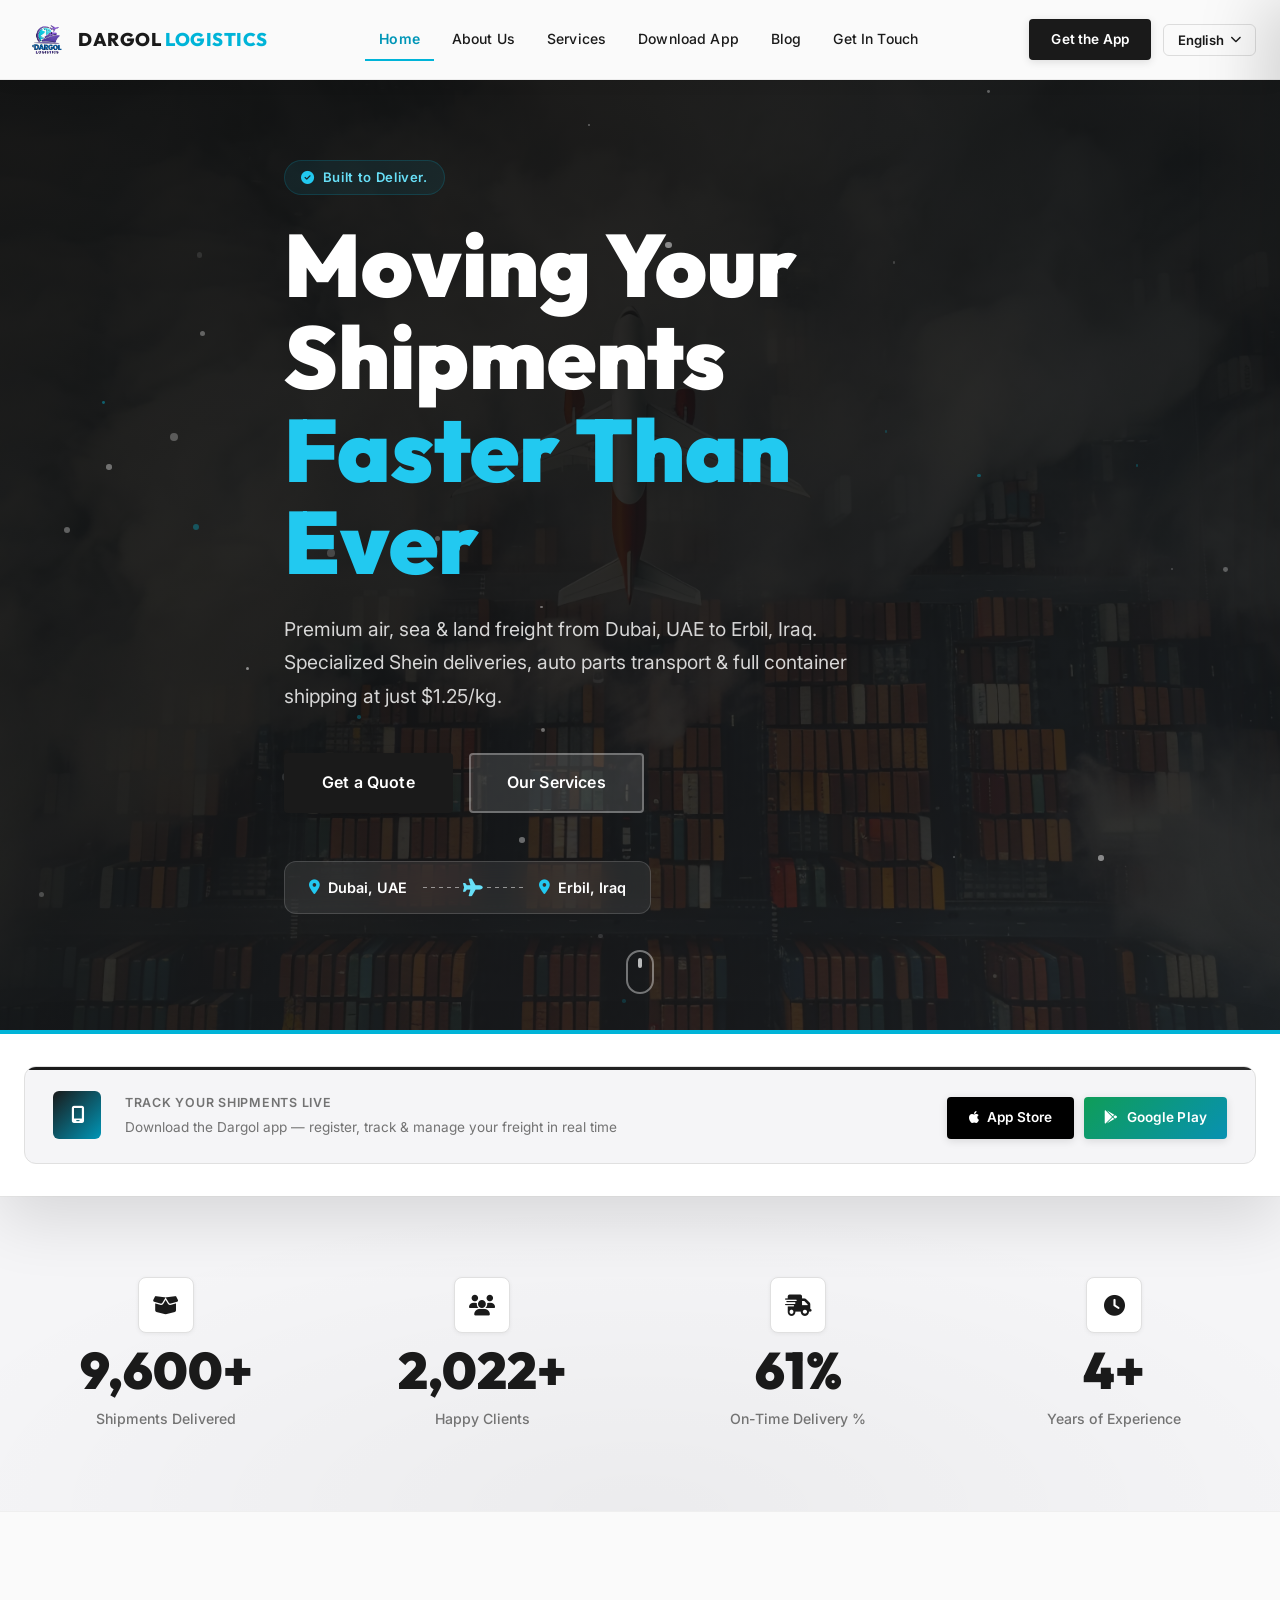
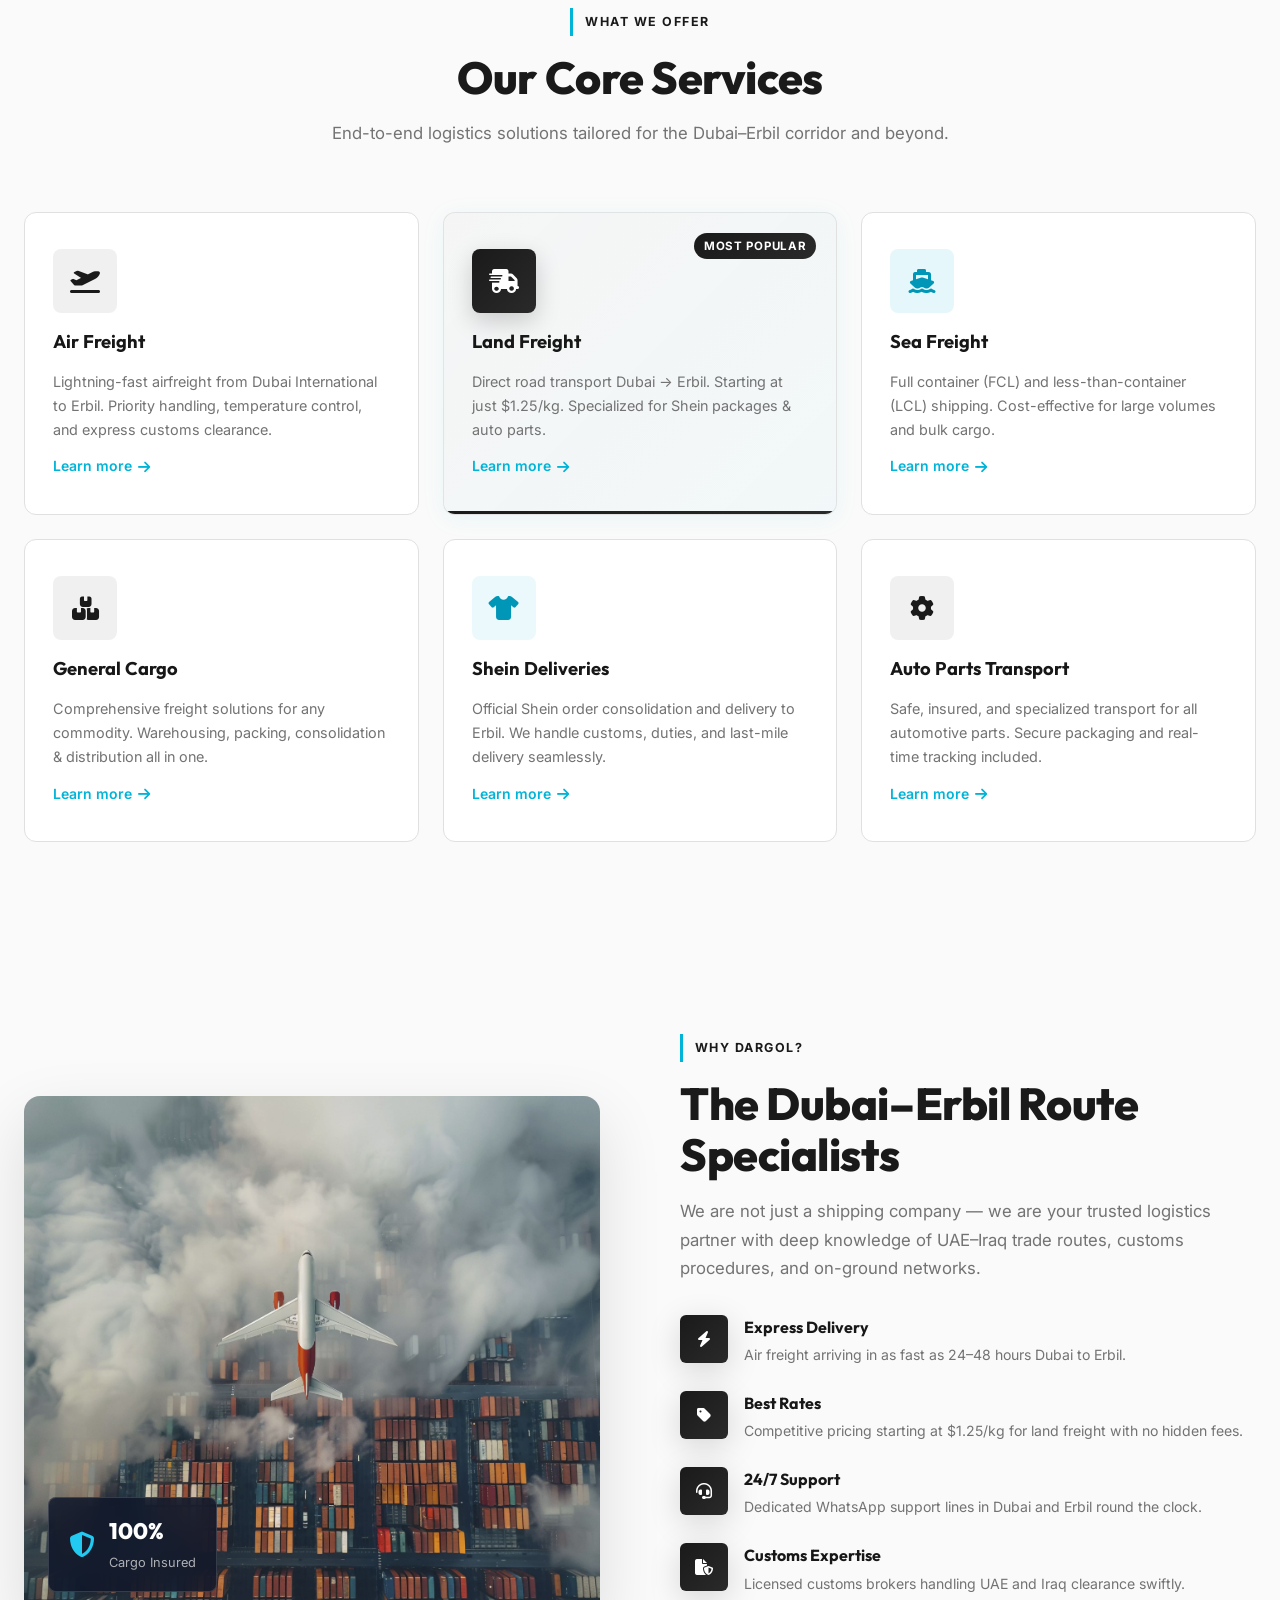
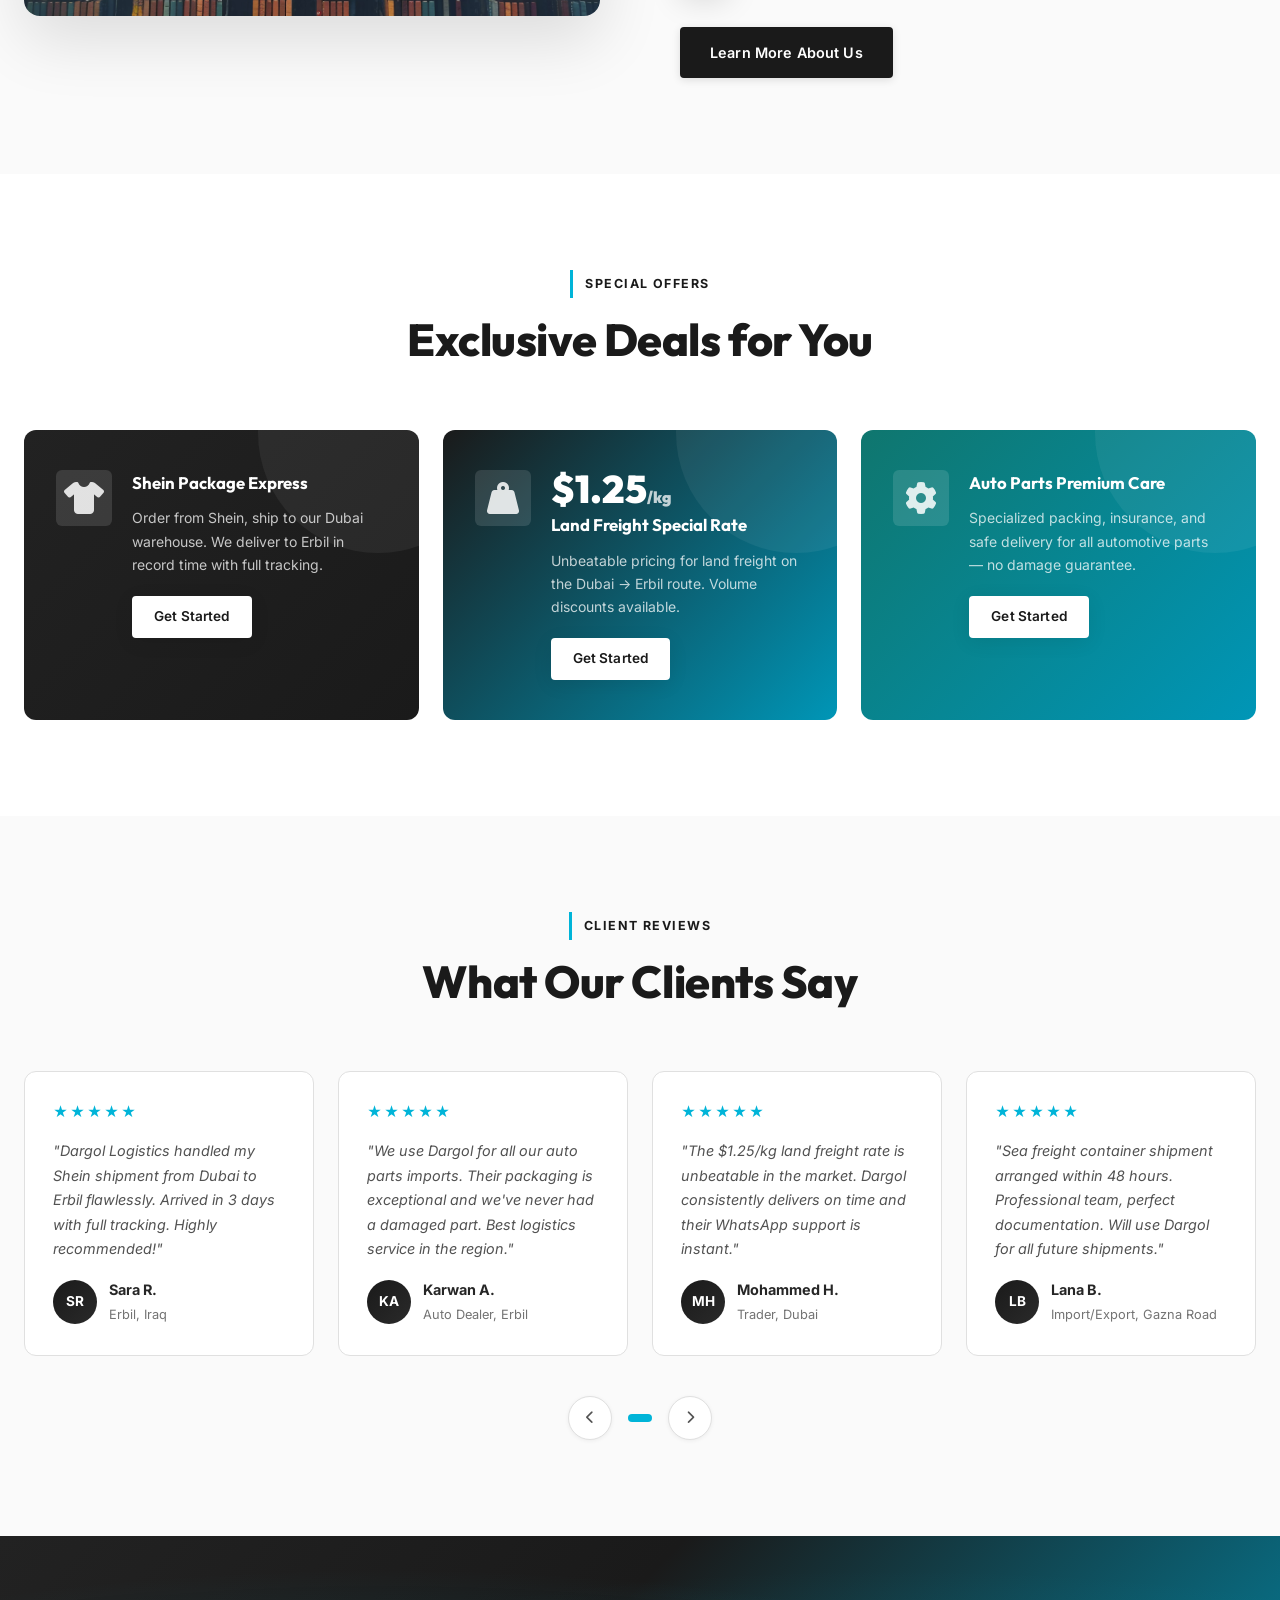
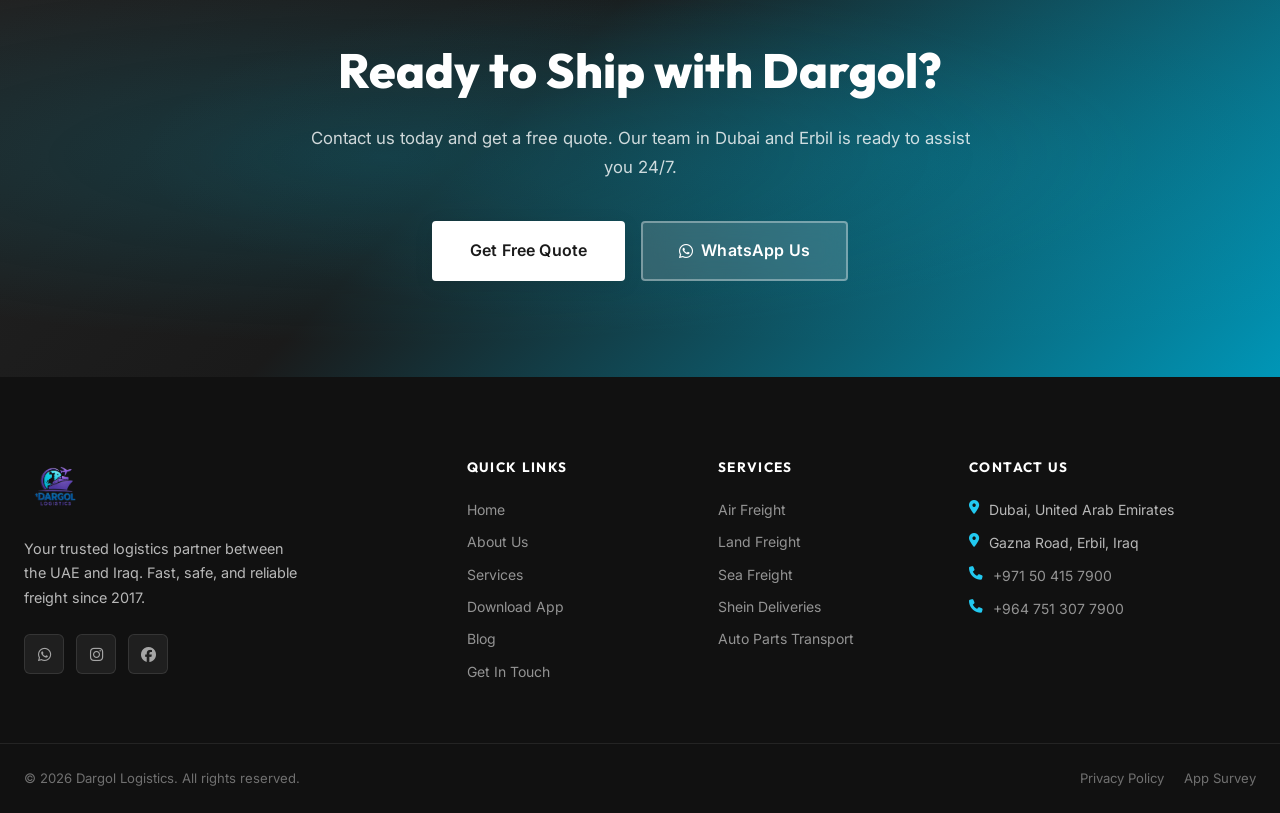
<file: index.html>
﻿<!DOCTYPE html>

<html dir="ltr" lang="en">

<head>
  <meta charset="utf-8" />
  <meta content="width=device-width, initial-scale=1.0" name="viewport" />
  <title>Dargol Logistics – Dubai to Erbil Freight &amp; Cargo Specialists</title>
  <meta
    content="Dargol Logistics provides premium air, sea, land and freight services from Dubai (UAE) to Erbil (Iraq). Specializing in Shein deliveries, auto parts, and full container shipping."
    name="description" />
  <meta content="Dargol Logistics, Dubai Erbil freight, cargo shipping, air freight, land freight, Shein delivery Iraq"
    name="keywords" />
  <meta content="Dargol Logistics – Dubai to Erbil Freight Specialists" property="og:title" />
  <meta
    content="Fast, safe and reliable freight from Dubai to Erbil. Air, Sea &amp; Land Freight. Special Shein &amp; Auto Parts delivery."
    property="og:description" />
  <meta content="dargollogistics.PNG" property="og:image" />
  <meta content="website" property="og:type" />
  <link href="dargollogistics.PNG" rel="icon" type="image/png" />
  <!-- Google Fonts -->
  <link href="https://fonts.googleapis.com" rel="preconnect" />
  <link crossorigin="" href="https://fonts.gstatic.com" rel="preconnect" />
  <link
    href="https://fonts.googleapis.com/css2?family=Inter:wght@300;400;500;600;700;800;900&amp;family=Outfit:wght@300;400;600;700;800;900&amp;display=swap"
    rel="stylesheet" />
  <!-- Font Awesome -->
  <link href="https://cdnjs.cloudflare.com/ajax/libs/font-awesome/6.5.0/css/all.min.css" rel="stylesheet">
  <!-- Main CSS -->
  <link href="css/style.css" rel="stylesheet">
  </link>
  </link>
</head>

<body class="page-home" data-lang="en">
  <!-- ═══════════════ SIDE MENU OVERLAY ═══════════════ -->
  <div class="side-overlay" id="sideOverlay" onclick="closeSideMenu()"></div>
  <!-- ═══════════════ SIDE MENU DRAWER ═══════════════ -->
  <aside aria-label="Side navigation" class="side-menu" id="sideMenu">
    <div class="side-menu__header">
      <img alt="Dargol Logistics Logo" class="side-menu__logo" src="images/dargollogistics.PNG" />
      <button aria-label="Close menu" class="side-menu__close" id="sideMenuClose" onclick="closeSideMenu()">
        <i class="fa-solid fa-xmark"></i>
      </button>
    </div>
    <nav class="side-menu__nav">
      <a class="side-nav-link active" data-i18n="nav_home" href="index.html">
        <i class="fa-solid fa-house"></i> <span>Home</span>
      </a>
      <a class="side-nav-link" data-i18n="nav_about" href="about.html">
        <i class="fa-solid fa-building"></i> <span>About Us</span>
      </a>
      <a class="side-nav-link" data-i18n="nav_services" href="services.html">
        <i class="fa-solid fa-truck-fast"></i> <span>Services</span>
      </a>
      <a class="side-nav-link" data-i18n="nav_download" href="download.html">
        <i class="fa-solid fa-mobile-screen"></i> <span>Download App</span>
      </a>
      <a class="side-nav-link" data-i18n="nav_blog" href="blog.html">
        <i class="fa-solid fa-newspaper"></i> <span>Blog</span>
      </a>
      <a class="side-nav-link" data-i18n="nav_contact" href="contact.html">
        <i class="fa-solid fa-envelope"></i> <span>Get In Touch</span>
      </a>
      <a class="side-nav-link" data-i18n="nav_survey" href="survey.html">
        <i class="fa-solid fa-clipboard-list"></i> <span>App Survey</span>
      </a>
      <a class="side-nav-link" data-i18n="nav_privacy" href="privacy.html">
        <i class="fa-solid fa-shield-halved"></i> <span>Privacy Policy</span>
      </a>
    </nav>
    <!-- Language Switcher -->
    <div class="lang-switcher" id="sideLangSwitcher">
      <p class="lang-switcher__label" data-i18n="change_language">Language</p>
      <div class="lang-switcher__buttons">
        <button class="lang-btn active" data-lang="en" onclick="switchLang('en')">English</button>
        <button class="lang-btn" data-lang="ku" onclick="switchLang('ku')">کوردی</button>
        <button class="lang-btn" data-lang="ar" onclick="switchLang('ar')">العربية</button>
      </div>
    </div>
    <div class="side-menu__contacts">
      <a class="wa-link" href="https://wa.me/971504157900" target="_blank">
        <i class="fa-brands fa-whatsapp"></i> +971 50 415 7900
      </a>
      <a class="wa-link" href="https://wa.me/9647513077900" target="_blank">
        <i class="fa-brands fa-whatsapp"></i> +964 751 307 7900
      </a>
    </div>
  </aside>
  <!-- ═══════════════ TOP NAVIGATION ═══════════════ -->
  <header class="navbar" id="mainNavbar">
    <div class="navbar__inner container">
      <a class="navbar__brand" href="index.html">
        <img alt="Dargol Logistics" class="navbar__logo" src="images/dargollogistics.PNG" />
        <span class="navbar__name">DARGOL <span>LOGISTICS</span></span>
      </a>
      <nav aria-label="Main navigation" class="navbar__links">
        <a class="nav-link active" data-i18n="nav_home" href="index.html">Home</a>
        <a class="nav-link" data-i18n="nav_about" href="about.html">About</a>
        <a class="nav-link" data-i18n="nav_services" href="services.html">Services</a>
        <a class="nav-link" data-i18n="nav_download" href="download.html">Download App</a>
        <a class="nav-link" data-i18n="nav_blog" href="blog.html">Blog</a>
        <a class="nav-link" data-i18n="nav_contact" href="contact.html">Contact</a>
      </nav>
      <div class="navbar__actions">
        <a class="btn btn--primary btn--sm" data-i18n="nav_get_app" href="download.html"><i
            class="fa-solid fa-mobile-screen"></i> Get the App</a>
        <div class="lang-dropdown" id="langDropdown">
          <button class="lang-dropdown__toggle" id="langDropdownToggle" onclick="toggleLangDropdown()" aria-label="Change language">
            <span id="langDropdownLabel">English</span>
            <i class="fa-solid fa-chevron-down"></i>
          </button>
          <div class="lang-dropdown__menu" id="langDropdownMenu">
            <button class="lang-dropdown__item active" data-lang="en" onclick="switchLang('en');closeLangDropdown()">English</button>
            <button class="lang-dropdown__item" data-lang="ku" onclick="switchLang('ku');closeLangDropdown()">کوردی</button>
            <button class="lang-dropdown__item" data-lang="ar" onclick="switchLang('ar');closeLangDropdown()">العربية</button>
          </div>
        </div>
        <button aria-label="Open menu" class="hamburger" id="hamburgerBtn" onclick="openSideMenu()">
          <span></span><span></span><span></span>
        </button>
      </div>
    </div>
  </header>
  <!-- ═══════════════ HERO SECTION ═══════════════ -->
  <section class="hero" id="hero">
    <div class="hero__bg">
      <div class="hero__particles" id="heroParticles"></div>
      <div class="hero__overlay"></div>
      <img alt="Logistics background" class="hero__img" src="images/transport-logistics-products.jpg" />
    </div>
    <div class="hero__content container">
      <div class="hero__badge animate-fadeInUp" style="--delay:0.1s">
        <i class="fa-solid fa-circle-check"></i>
        <span data-i18n="hero_badge">Built to Deliver.</span>
      </div>
      <h1 class="hero__title animate-fadeInUp" style="--delay:0.2s">
        <span data-i18n="hero_title1">Moving Your Shipments</span><br />
        <span class="hero__gradient-text" data-i18n="hero_title2">Faster Than Ever</span>
      </h1>
      <p class="hero__subtitle animate-fadeInUp" data-i18n="hero_subtitle" style="--delay:0.35s">
        Premium air, sea &amp; land freight from <strong>Dubai, UAE</strong> to <strong>Erbil, Iraq</strong>.
        Specialized Shein deliveries, auto parts transport &amp; full container shipping at just
        <strong>$1.25/kg</strong>.
      </p>
      <div class="hero__ctas animate-fadeInUp" style="--delay:0.5s">
        <a class="btn btn--primary btn--lg" data-i18n="hero_cta1" href="contact.html">
          <i class="fa-solid fa-paper-plane"></i> Get a Quote
        </a>
        <a class="btn btn--glass btn--lg" data-i18n="hero_cta2" href="services.html">
          <i class="fa-solid fa-arrow-right"></i> Our Services
        </a>
      </div>
      <!-- Route Badge -->
      <div class="route-badge animate-fadeInUp" style="--delay:0.65s">
        <div class="route-badge__city">
          <i class="fa-solid fa-location-dot"></i>
          <span>Dubai, UAE</span>
        </div>
        <div class="route-badge__line">
          <div class="route-badge__dots"></div>
          <i class="fa-solid fa-plane route-badge__plane"></i>
          <div class="route-badge__dots"></div>
        </div>
        <div class="route-badge__city">
          <i class="fa-solid fa-location-dot"></i>
          <span>Erbil, Iraq</span>
        </div>
      </div>
    </div>
    <!-- Scroll indicator -->
    <div class="hero__scroll">
      <div class="scroll-indicator"></div>
    </div>
  </section>
  <!-- ═══════════════ APP DOWNLOAD BAR ═══════════════ -->
  <section class="track-bar">
    <div class="container">
      <div class="track-bar__inner" style="gap: 24px;">
        <div class="track-bar__icon" style="background: linear-gradient(135deg, var(--purple-600), var(--cyan-600));">
          <i class="fa-solid fa-mobile-screen"></i>
        </div>
        <div class="track-bar__field">
          <label data-i18n="track_app_title">Track Your Shipments Live</label>
          <span style="font-size:0.85rem; color:var(--gray-500);">Download the Dargol app — register, track &amp; manage
            your freight in real time</span>
        </div>
        <div class="track-bar__buttons" style="display:flex; gap:10px; flex-shrink:0; flex-wrap:wrap; justify-content:center;">
          <a class="btn btn--primary btn--sm" href="https://apps.apple.com/iq/app/dargol-logistics/id6765804673"
            rel="noopener" style="background:#000; border-color:#000;" target="_blank">
            <i class="fa-brands fa-apple"></i> App Store
          </a>
          <a class="btn btn--primary btn--sm"
            href="https://play.google.com/store/apps/details?id=com.dargol.logistics&amp;hl=en" rel="noopener"
            style="background:linear-gradient(135deg,#0f9d58,#0891b2); border:none;" target="_blank">
            <i class="fa-brands fa-google-play"></i> Google Play
          </a>
        </div>
      </div>
    </div>
  </section>
  <!-- ═══════════════ STATS SECTION ═══════════════ -->
  <section class="stats-section">
    <div class="container">
      <div class="stats-grid">
        <div class="stat-card animate-countUp">
          <div class="stat-card__icon"><i class="fa-solid fa-box-open"></i></div>
          <div class="stat-card__num" data-target="15000">0</div>
          <div class="stat-card__label" data-i18n="stat1">Shipments Delivered</div>
        </div>
        <div class="stat-card animate-countUp">
          <div class="stat-card__icon"><i class="fa-solid fa-users"></i></div>
          <div class="stat-card__num" data-target="3200">0</div>
          <div class="stat-card__label" data-i18n="stat2">Happy Clients</div>
        </div>
        <div class="stat-card animate-countUp">
          <div class="stat-card__icon"><i class="fa-solid fa-truck-fast"></i></div>
          <div class="stat-card__num" data-target="98">0</div>
          <div class="stat-card__label" data-i18n="stat3">On-Time Delivery %</div>
        </div>
        <div class="stat-card animate-countUp">
          <div class="stat-card__icon"><i class="fa-solid fa-clock"></i></div>
          <div class="stat-card__num" data-target="7">0</div>
          <div class="stat-card__label" data-i18n="stat4">Years of Experience</div>
        </div>
      </div>
    </div>
  </section>
  <!-- ═══════════════ SERVICES HIGHLIGHTS ═══════════════ -->
  <section class="services-section section" id="services">
    <div class="container">
      <div class="section-header">
        <div class="section-tag" data-i18n="services_tag">What We Offer</div>
        <h2 class="section-title" data-i18n="services_title">Our Core Services</h2>
        <p class="section-subtitle" data-i18n="services_subtitle">End-to-end logistics solutions tailored for the
          Dubai–Erbil corridor and beyond.</p>
      </div>
      <div class="services-grid">
        <!-- Air Freight -->
        <a class="service-card" href="services.html#air">
          <div class="service-card__icon service-card__icon--air">
            <i class="fa-solid fa-plane-departure"></i>
          </div>
          <h3 data-i18n="svc_air">Air Freight</h3>
          <p data-i18n="svc_air_desc">Lightning-fast airfreight from Dubai International to Erbil. Priority handling,
            temperature control, and express customs clearance.</p>
          <span class="service-card__link">Learn more <i class="fa-solid fa-arrow-right"></i></span>
        </a>
        <!-- Land Freight -->
        <a class="service-card service-card--featured" href="services.html#land">
          <div class="service-card__badge" data-i18n="svc_featured">Most Popular</div>
          <div class="service-card__icon service-card__icon--land">
            <i class="fa-solid fa-truck-fast"></i>
          </div>
          <h3 data-i18n="svc_land">Land Freight</h3>
          <p data-i18n="svc_land_desc">Direct road transport Dubai → Erbil. Starting at just <strong>$1.25/kg</strong>.
            Specialized for Shein packages &amp; auto parts.</p>
          <span class="service-card__link">Learn more <i class="fa-solid fa-arrow-right"></i></span>
        </a>
        <!-- Sea Freight -->
        <a class="service-card" href="services.html#sea">
          <div class="service-card__icon service-card__icon--sea">
            <i class="fa-solid fa-ship"></i>
          </div>
          <h3 data-i18n="svc_sea">Sea Freight</h3>
          <p data-i18n="svc_sea_desc">Full container (FCL) and less-than-container (LCL) shipping. Cost-effective for
            large volumes and bulk cargo.</p>
          <span class="service-card__link">Learn more <i class="fa-solid fa-arrow-right"></i></span>
        </a>
        <!-- General Cargo -->
        <a class="service-card" href="services.html#cargo">
          <div class="service-card__icon service-card__icon--cargo">
            <i class="fa-solid fa-boxes-stacked"></i>
          </div>
          <h3 data-i18n="svc_cargo">General Cargo</h3>
          <p data-i18n="svc_cargo_desc">Comprehensive freight solutions for any commodity. Warehousing, packing,
            consolidation &amp; distribution all in one.</p>
          <span class="service-card__link">Learn more <i class="fa-solid fa-arrow-right"></i></span>
        </a>
        <!-- Shein Special -->
        <a class="service-card" href="services.html#shein">
          <div class="service-card__icon service-card__icon--shein">
            <i class="fa-solid fa-shirt"></i>
          </div>
          <h3 data-i18n="svc_shein">Shein Deliveries</h3>
          <p data-i18n="svc_shein_desc">Official Shein order consolidation and delivery to Erbil. We handle customs,
            duties, and last-mile delivery seamlessly.</p>
          <span class="service-card__link">Learn more <i class="fa-solid fa-arrow-right"></i></span>
        </a>
        <!-- Auto Parts -->
        <a class="service-card" href="services.html#autoparts">
          <div class="service-card__icon service-card__icon--auto">
            <i class="fa-solid fa-gear"></i>
          </div>
          <h3 data-i18n="svc_auto">Auto Parts Transport</h3>
          <p data-i18n="svc_auto_desc">Safe, insured, and specialized transport for all automotive parts. Secure
            packaging and real-time tracking included.</p>
          <span class="service-card__link">Learn more <i class="fa-solid fa-arrow-right"></i></span>
        </a>
      </div>
    </div>
  </section>
  <!-- ═══════════════ WHY CHOOSE US ═══════════════ -->
  <section class="why-section section">
    <div class="why-section__bg"></div>
    <div class="container">
      <div class="why-grid">
        <div class="why-image">
          <div class="why-image__frame">
            <img alt="Dargol Logistics Operations" src="images/transport-logistics-products.jpg" />
            <div class="why-image__badge">
              <i class="fa-solid fa-shield-halved"></i>
              <div>
                <strong>100%</strong>
                <span data-i18n="why_badge">Cargo Insured</span>
              </div>
            </div>
          </div>
        </div>
        <div class="why-content">
          <div class="section-tag" data-i18n="why_tag">Why Dargol?</div>
          <h2 class="section-title" data-i18n="why_title">The Dubai–Erbil Route<br />Specialists</h2>
          <p class="section-subtitle" data-i18n="why_desc">We are not just a shipping company — we are your trusted
            logistics partner with deep knowledge of UAE–Iraq trade routes, customs procedures, and on-ground networks.
          </p>
          <div class="why-features">
            <div class="why-feature">
              <div class="why-feature__icon"><i class="fa-solid fa-bolt"></i></div>
              <div>
                <h4 data-i18n="why_f1">Express Delivery</h4>
                <p data-i18n="why_f1_desc">Air freight arriving in as fast as 24–48 hours Dubai to Erbil.</p>
              </div>
            </div>
            <div class="why-feature">
              <div class="why-feature__icon"><i class="fa-solid fa-tag"></i></div>
              <div>
                <h4 data-i18n="why_f2">Best Rates</h4>
                <p data-i18n="why_f2_desc">Competitive pricing starting at $1.25/kg for land freight with no hidden
                  fees.</p>
              </div>
            </div>
            <div class="why-feature">
              <div class="why-feature__icon"><i class="fa-solid fa-headset"></i></div>
              <div>
                <h4 data-i18n="why_f3">24/7 Support</h4>
                <p data-i18n="why_f3_desc">Dedicated WhatsApp support lines in Dubai and Erbil round the clock.</p>
              </div>
            </div>
            <div class="why-feature">
              <div class="why-feature__icon"><i class="fa-solid fa-file-shield"></i></div>
              <div>
                <h4 data-i18n="why_f4">Customs Expertise</h4>
                <p data-i18n="why_f4_desc">Licensed customs brokers handling UAE and Iraq clearance swiftly.</p>
              </div>
            </div>
          </div>
          <a class="btn btn--primary" data-i18n="why_cta" href="about.html">
            Learn More About Us <i class="fa-solid fa-arrow-right"></i>
          </a>
        </div>
      </div>
    </div>
  </section>
  <!-- ═══════════════ SPECIAL OFFERS ═══════════════ -->
  <section class="offers-section section">
    <div class="container">
      <div class="section-header">
        <div class="section-tag" data-i18n="offers_tag">Special Offers</div>
        <h2 class="section-title" data-i18n="offers_title">Exclusive Deals for You</h2>
      </div>
      <div class="offers-grid">
        <div class="offer-card offer-card--purple">
          <div class="offer-card__icon"><i class="fa-solid fa-shirt"></i></div>
          <div class="offer-card__content">
            <h3 data-i18n="offer1_title">Shein Package Express</h3>
            <p data-i18n="offer1_desc">Order from Shein, ship to our Dubai warehouse. We deliver to Erbil in record time
              with full tracking.</p>
            <a class="btn btn--white btn--sm" data-i18n="offer_cta" href="contact.html">Get Started</a>
          </div>
        </div>
        <div class="offer-card offer-card--blue">
          <div class="offer-card__icon"><i class="fa-solid fa-weight-hanging"></i></div>
          <div class="offer-card__content">
            <div class="offer-card__price">$1.25<span>/kg</span></div>
            <h3 data-i18n="offer2_title">Land Freight Special Rate</h3>
            <p data-i18n="offer2_desc">Unbeatable pricing for land freight on the Dubai → Erbil route. Volume discounts
              available.</p>
            <a class="btn btn--white btn--sm" data-i18n="offer_cta" href="contact.html">Get Started</a>
          </div>
        </div>
        <div class="offer-card offer-card--teal">
          <div class="offer-card__icon"><i class="fa-solid fa-gear"></i></div>
          <div class="offer-card__content">
            <h3 data-i18n="offer3_title">Auto Parts Premium Care</h3>
            <p data-i18n="offer3_desc">Specialized packing, insurance, and safe delivery for all automotive parts — no
              damage guarantee.</p>
            <a class="btn btn--white btn--sm" data-i18n="offer_cta" href="contact.html">Get Started</a>
          </div>
        </div>
      </div>
    </div>
  </section>
  <!-- ═══════════════ TESTIMONIALS ═══════════════ -->
  <section class="testimonials-section section">
    <div class="container">
      <div class="section-header">
        <div class="section-tag" data-i18n="test_tag">Client Reviews</div>
        <h2 class="section-title" data-i18n="test_title">What Our Clients Say</h2>
      </div>
      <div class="testimonials-track" id="testimonialsTrack">
        <div class="testimonial-card">
          <div class="testimonial-card__stars">★★★★★</div>
          <p class="testimonial-card__text" data-i18n="test1">"Dargol Logistics handled my Shein shipment from Dubai to
            Erbil flawlessly. Arrived in 3 days with full tracking. Highly recommended!"</p>
          <div class="testimonial-card__author">
            <div class="testimonial-card__avatar">SR</div>
            <div>
              <strong>Sara R.</strong>
              <span>Erbil, Iraq</span>
            </div>
          </div>
        </div>
        <div class="testimonial-card">
          <div class="testimonial-card__stars">★★★★★</div>
          <p class="testimonial-card__text" data-i18n="test2">"We use Dargol for all our auto parts imports. Their
            packaging is exceptional and we've never had a damaged part. Best logistics service in the region."</p>
          <div class="testimonial-card__author">
            <div class="testimonial-card__avatar">KA</div>
            <div>
              <strong>Karwan A.</strong>
              <span>Auto Dealer, Erbil</span>
            </div>
          </div>
        </div>
        <div class="testimonial-card">
          <div class="testimonial-card__stars">★★★★★</div>
          <p class="testimonial-card__text" data-i18n="test3">"The $1.25/kg land freight rate is unbeatable in the
            market. Dargol consistently delivers on time and their WhatsApp support is instant."</p>
          <div class="testimonial-card__author">
            <div class="testimonial-card__avatar">MH</div>
            <div>
              <strong>Mohammed H.</strong>
              <span>Trader, Dubai</span>
            </div>
          </div>
        </div>
        <div class="testimonial-card">
          <div class="testimonial-card__stars">★★★★★</div>
          <p class="testimonial-card__text" data-i18n="test4">"Sea freight container shipment arranged within 48 hours.
            Professional team, perfect documentation. Will use Dargol for all future shipments."</p>
          <div class="testimonial-card__author">
            <div class="testimonial-card__avatar">LB</div>
            <div>
              <strong>Lana B.</strong>
              <span>Import/Export, Gazna Road</span>
            </div>
          </div>
        </div>
      </div>
      <div class="testimonials-nav">
        <button aria-label="Previous" class="test-nav-btn" onclick="prevTestimonial()"><i
            class="fa-solid fa-chevron-left"></i></button>
        <div class="test-dots" id="testDots"></div>
        <button aria-label="Next" class="test-nav-btn" onclick="nextTestimonial()"><i
            class="fa-solid fa-chevron-right"></i></button>
      </div>
    </div>
  </section>
  <!-- ═══════════════ CTA BANNER ═══════════════ -->
  <section class="cta-banner">
    <div class="cta-banner__bg"></div>
    <div class="container">
      <div class="cta-banner__content">
        <h2 data-i18n="cta_title">Ready to Ship with Dargol?</h2>
        <p data-i18n="cta_subtitle">Contact us today and get a free quote. Our team in Dubai and Erbil is ready to
          assist you 24/7.</p>
        <div class="cta-banner__actions">
          <a class="btn btn--white btn--lg" data-i18n="cta_btn1" href="contact.html">Get Free Quote</a>
          <a class="btn btn--glass-white btn--lg" href="https://wa.me/971504157900" target="_blank">
            <i class="fa-brands fa-whatsapp"></i> <span data-i18n="cta_btn2">WhatsApp Us</span>
          </a>
        </div>
      </div>
    </div>
  </section>
  <!-- ═══════════════ FOOTER ═══════════════ -->
  <footer class="footer">
    <div class="footer__main container">
      <div class="footer__brand">
        <img alt="Dargol Logistics" class="footer__logo" src="images/dargollogistics.PNG" />
        <p data-i18n="footer_about">Your trusted logistics partner between the UAE and Iraq. Fast, safe, and reliable
          freight since 2017.</p>
        <div class="footer__socials">
          <a aria-label="WhatsApp" href="https://wa.me/971504157900" target="_blank"><i
              class="fa-brands fa-whatsapp"></i></a>
          <a aria-label="Instagram" href="https://www.instagram.com/dargollogistics?igsh=M21uc2piYWtsaDI0"
            target="_blank"><i class="fa-brands fa-instagram"></i></a>
          <a aria-label="Facebook" href="https://www.facebook.com/share/1GXfdihBxV/?mibextid=wwXIfr" target="_blank"><i
              class="fa-brands fa-facebook"></i></a>
        </div>
      </div>
      <div class="footer__links">
        <h4 data-i18n="footer_quick">Quick Links</h4>
        <ul>
          <li><a data-i18n="nav_home" href="index.html">Home</a></li>
          <li><a data-i18n="nav_about" href="about.html">About Us</a></li>
          <li><a data-i18n="nav_services" href="services.html">Services</a></li>
          <li><a data-i18n="nav_download" href="download.html">Download App</a></li>
          <li><a data-i18n="nav_blog" href="blog.html">Blog</a></li>
          <li><a data-i18n="nav_contact" href="contact.html">Contact</a></li>
        </ul>
      </div>
      <div class="footer__services">
        <h4 data-i18n="footer_services">Services</h4>
        <ul>
          <li><a data-i18n="svc_air" href="services.html#air">Air Freight</a></li>
          <li><a data-i18n="svc_land" href="services.html#land">Land Freight</a></li>
          <li><a data-i18n="svc_sea" href="services.html#sea">Sea Freight</a></li>
          <li><a data-i18n="svc_shein" href="services.html#shein">Shein Deliveries</a></li>
          <li><a data-i18n="svc_auto" href="services.html#autoparts">Auto Parts</a></li>
        </ul>
      </div>
      <div class="footer__contact">
        <h4 data-i18n="footer_contact">Contact Us</h4>
        <div class="footer__contact-item">
          <i class="fa-solid fa-location-dot"></i>
          <span data-i18n="footer_addr1">Dubai, United Arab Emirates</span>
        </div>
        <div class="footer__contact-item">
          <i class="fa-solid fa-location-dot"></i>
          <span data-i18n="footer_addr2">Gazna Road, Erbil, Iraq</span>
        </div>
        <a class="footer__contact-item footer__contact-item--link" href="tel:+971504157900">
          <i class="fa-solid fa-phone"></i>
          <span>+971 50 415 7900</span>
        </a>
        <a class="footer__contact-item footer__contact-item--link" href="tel:+9647513077900">
          <i class="fa-solid fa-phone"></i>
          <span>+964 751 307 7900</span>
        </a>
      </div>
    </div>
    <div class="footer__bottom">
      <div class="container">
        <p>© 2026 Dargol Logistics. <span data-i18n="footer_rights">All rights reserved.</span></p>
        <div class="footer__bottom-links">
          <a data-i18n="nav_privacy" href="privacy.html">Privacy Policy</a>
          <a data-i18n="nav_survey" href="survey.html">App Survey</a>
        </div>
      </div>
    </div>
  </footer>
  <!-- ═══════════════ BACK TO TOP ═══════════════ -->
  <button aria-label="Back to top" class="back-to-top" id="backToTop" onclick="scrollToTop()">
    <i class="fa-solid fa-chevron-up"></i>
  </button>
  <!-- Scripts -->
  <script src="js/i18n.js"></script>
  <script src="js/main.js"></script>
</body>

</html>
</file>
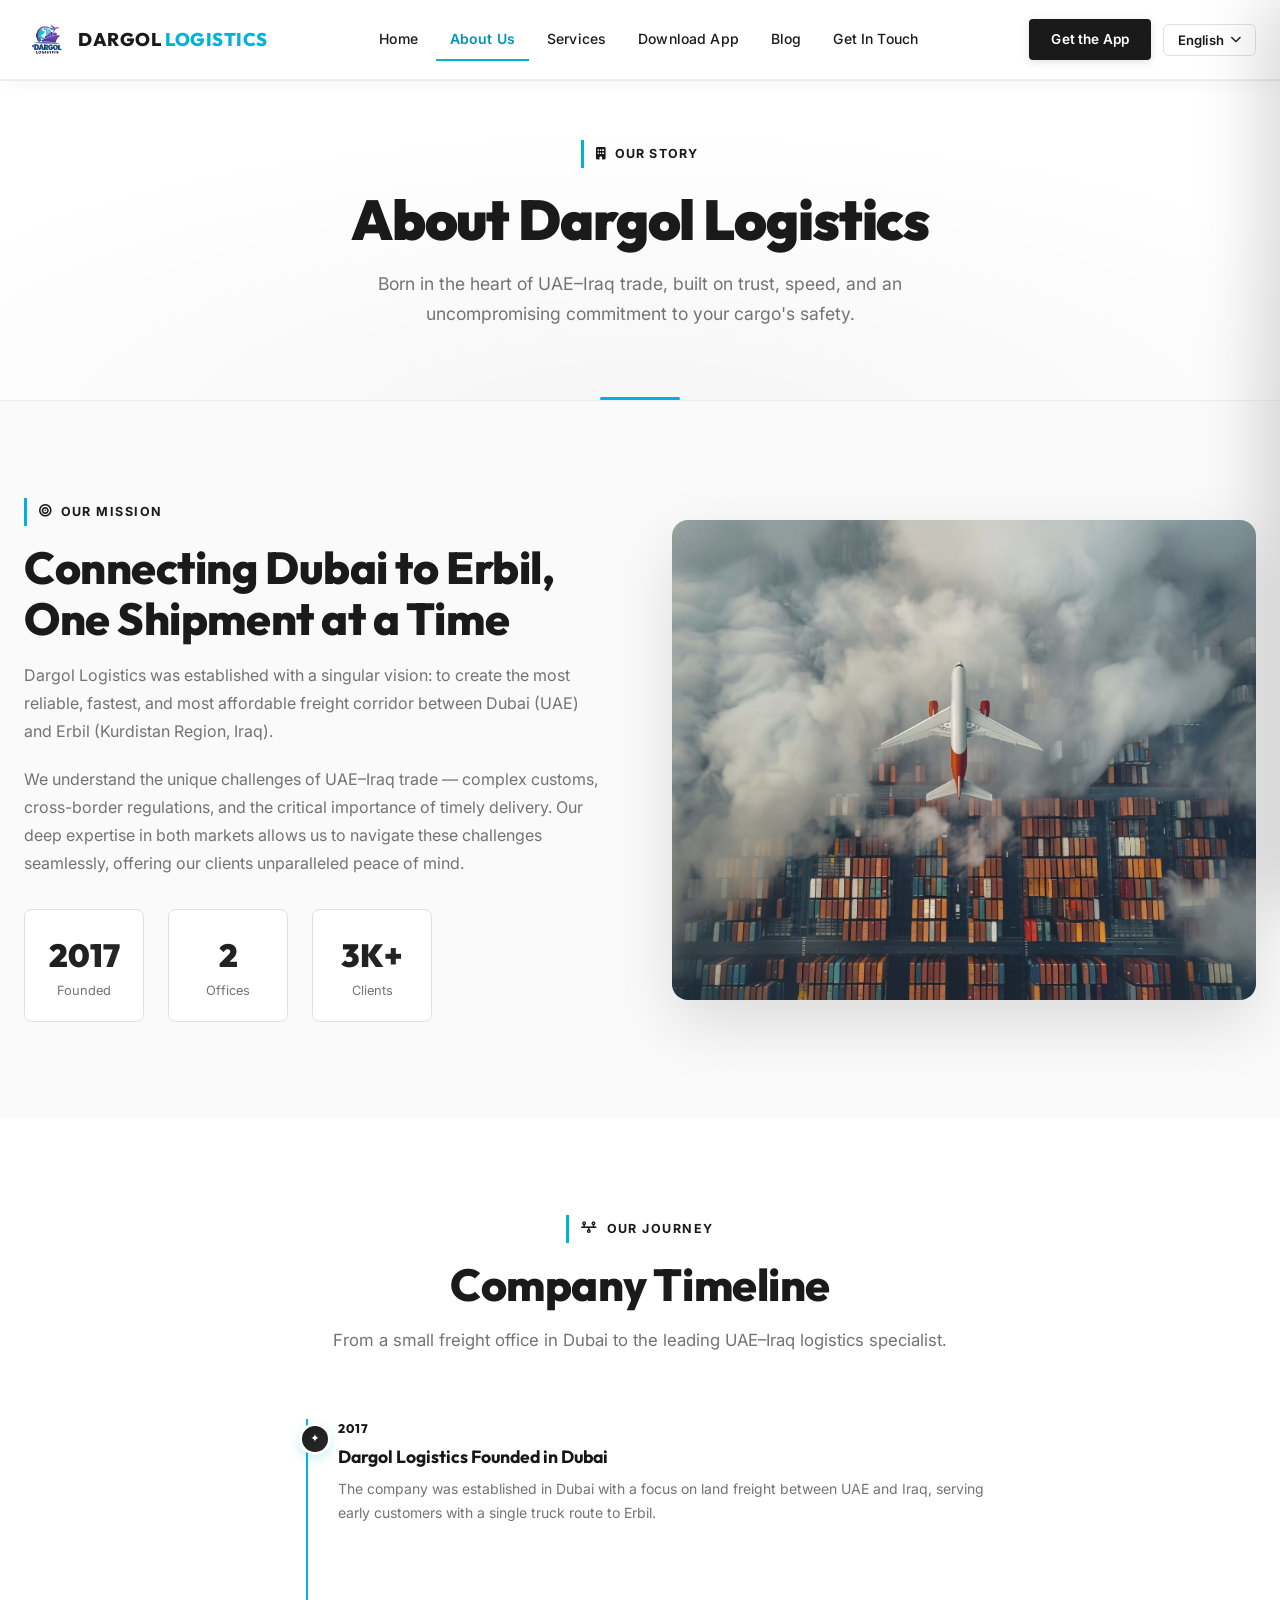
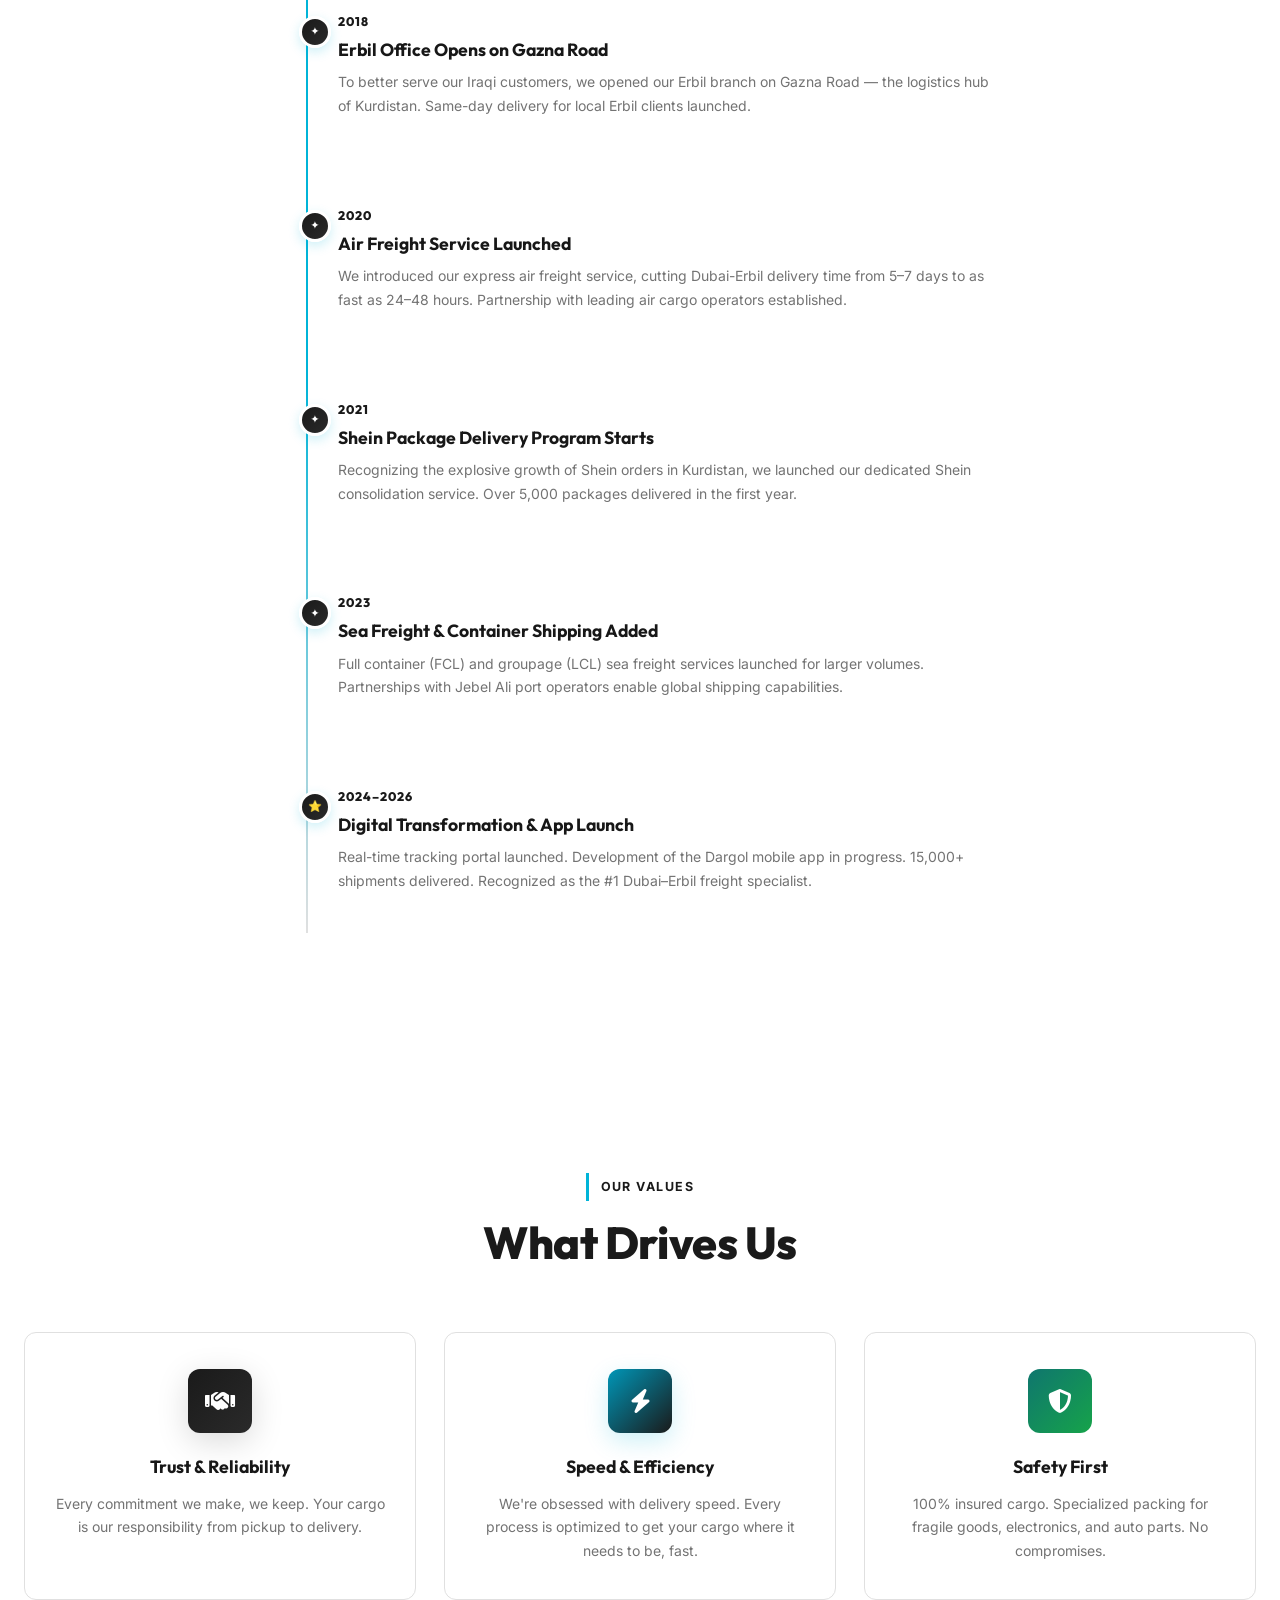
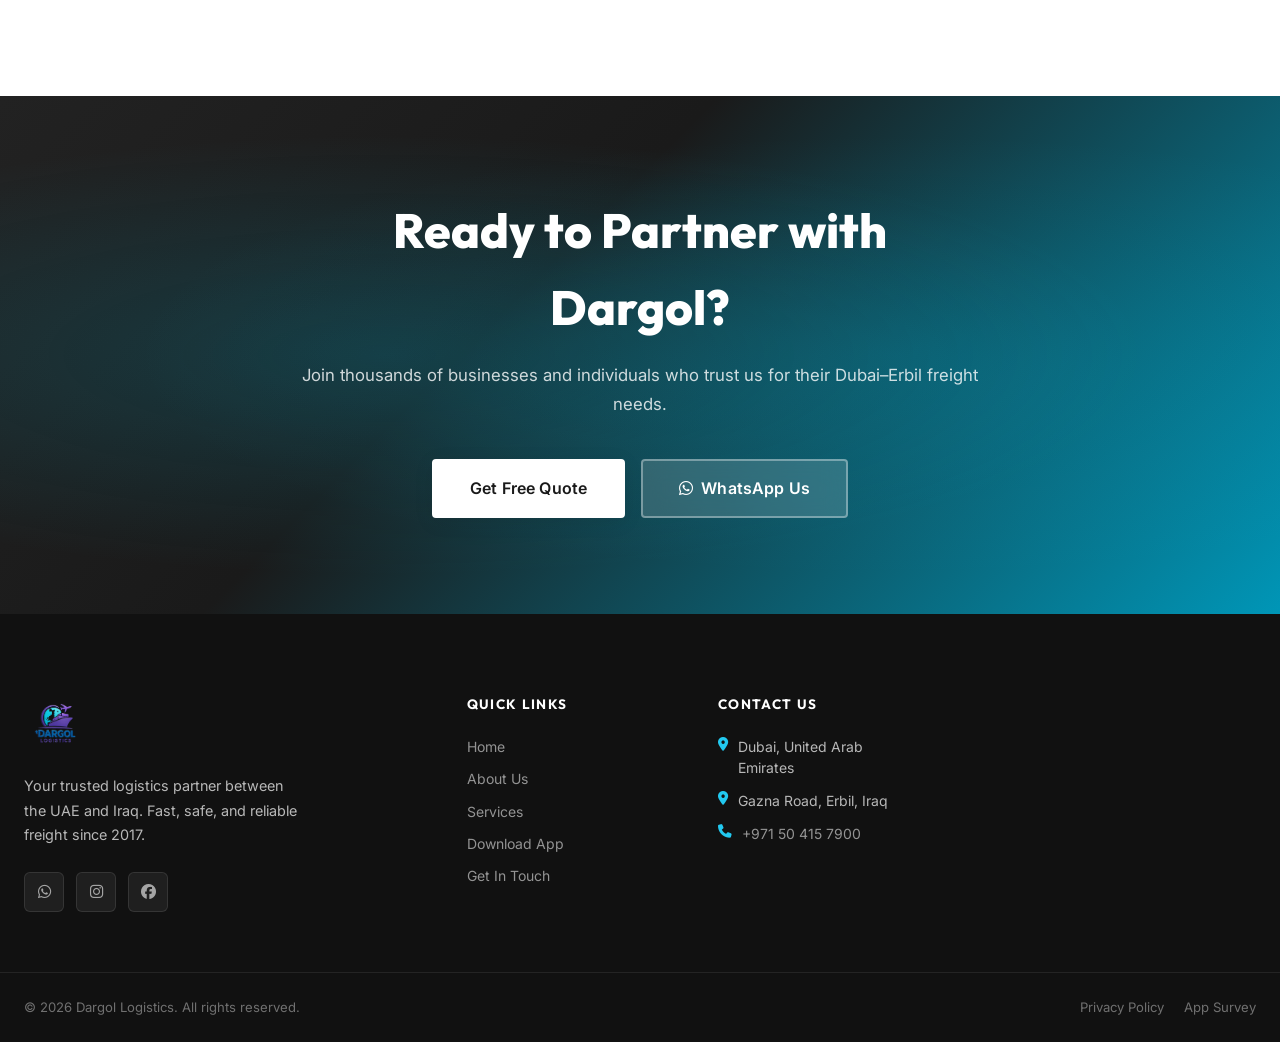
<file: about.html>
﻿<!DOCTYPE html>

<html dir="ltr" lang="en">
<head>
<meta charset="utf-8"/>
<meta content="width=device-width, initial-scale=1.0" name="viewport"/>
<title>About Dargol Logistics – Our Story &amp; Team</title>
<meta content="Learn about Dargol Logistics – our founding, growth, the team driving Dubai-Erbil freight excellence, and our vision for the future." name="description"/>
<link href="dargollogistics.PNG" rel="icon" type="image/png"/>
<link href="https://fonts.googleapis.com" rel="preconnect"/>
<link crossorigin="" href="https://fonts.gstatic.com" rel="preconnect"/>
<link href="https://fonts.googleapis.com/css2?family=Inter:wght@300;400;500;600;700;800;900&amp;family=Outfit:wght@300;400;600;700;800;900&amp;display=swap" rel="stylesheet"/>
<link href="https://cdnjs.cloudflare.com/ajax/libs/font-awesome/6.5.0/css/all.min.css" rel="stylesheet">
<link href="css/style.css" rel="stylesheet">
</link></link></head>
<body class="page-about" data-lang="en">
<div class="side-overlay" id="sideOverlay" onclick="closeSideMenu()"></div>
<aside class="side-menu" id="sideMenu">
<div class="side-menu__header">
<img alt="Dargol Logistics" class="side-menu__logo" src="images/dargollogistics.PNG"/>
<button class="side-menu__close" onclick="closeSideMenu()"><i class="fa-solid fa-xmark"></i></button>
</div>
<nav class="side-menu__nav">
<a class="side-nav-link" data-i18n="nav_home" href="index.html"><i class="fa-solid fa-house"></i><span>Home</span></a>
<a class="side-nav-link active" data-i18n="nav_about" href="about.html"><i class="fa-solid fa-building"></i><span>About Us</span></a>
<a class="side-nav-link" data-i18n="nav_services" href="services.html"><i class="fa-solid fa-truck-fast"></i><span>Services</span></a>
<a class="side-nav-link" data-i18n="nav_download" href="download.html"><i class="fa-solid fa-mobile-screen"></i><span>Download App</span></a>
<a class="side-nav-link" data-i18n="nav_blog" href="blog.html"><i class="fa-solid fa-newspaper"></i><span>Blog</span></a>
<a class="side-nav-link" data-i18n="nav_contact" href="contact.html"><i class="fa-solid fa-envelope"></i><span>Get In Touch</span></a>
<a class="side-nav-link" data-i18n="nav_survey" href="survey.html"><i class="fa-solid fa-clipboard-list"></i><span>App Survey</span></a>
<a class="side-nav-link" data-i18n="nav_privacy" href="privacy.html"><i class="fa-solid fa-shield-halved"></i><span>Privacy Policy</span></a>
</nav>
    <!-- Language Switcher -->
    <div class="lang-switcher" id="sideLangSwitcher">
      <p class="lang-switcher__label" data-i18n="change_language">Language</p>
      <div class="lang-switcher__buttons">
        <button class="lang-btn active" data-lang="en" onclick="switchLang('en')">English</button>
        <button class="lang-btn" data-lang="ku" onclick="switchLang('ku')">کوردی</button>
        <button class="lang-btn" data-lang="ar" onclick="switchLang('ar')">العربية</button>
      </div>
    </div>
    <div class="side-menu__contacts">
<a class="wa-link" href="https://wa.me/971504157900" target="_blank"><i class="fa-brands fa-whatsapp"></i> +971 50 415 7900</a>
<a class="wa-link" href="https://wa.me/9647513077900" target="_blank"><i class="fa-brands fa-whatsapp"></i> +964 751 307 7900</a>
</div>
</aside>
<header class="navbar" id="mainNavbar">
<div class="navbar__inner container">
<a class="navbar__brand" href="index.html">
<img alt="Dargol Logistics" class="navbar__logo" src="images/dargollogistics.PNG"/>
<span class="navbar__name">DARGOL <span>LOGISTICS</span></span>
</a>
<nav class="navbar__links">
<a class="nav-link" data-i18n="nav_home" href="index.html">Home</a>
<a class="nav-link active" data-i18n="nav_about" href="about.html">About</a>
<a class="nav-link" data-i18n="nav_services" href="services.html">Services</a>
<a class="nav-link" data-i18n="nav_download" href="download.html">Download App</a>
<a class="nav-link" data-i18n="nav_blog" href="blog.html">Blog</a>
<a class="nav-link" data-i18n="nav_contact" href="contact.html">Contact</a>
</nav>
<div class="navbar__actions">
<a class="btn btn--primary btn--sm" data-i18n="nav_get_app" href="download.html"><i class="fa-solid fa-mobile-screen"></i> Get the App</a>
        <div class="lang-dropdown" id="langDropdown">
          <button class="lang-dropdown__toggle" id="langDropdownToggle" onclick="toggleLangDropdown()" aria-label="Change language">
            <span id="langDropdownLabel">English</span>
            <i class="fa-solid fa-chevron-down"></i>
          </button>
          <div class="lang-dropdown__menu" id="langDropdownMenu">
            <button class="lang-dropdown__item active" data-lang="en" onclick="switchLang('en');closeLangDropdown()">English</button>
            <button class="lang-dropdown__item" data-lang="ku" onclick="switchLang('ku');closeLangDropdown()">کوردی</button>
            <button class="lang-dropdown__item" data-lang="ar" onclick="switchLang('ar');closeLangDropdown()">العربية</button>
          </div>
        </div>
<button class="hamburger" onclick="openSideMenu()"><span></span><span></span><span></span></button>
</div>
</div>
</header>
<!-- Page Hero -->
<section class="page-hero">
<div class="container page-hero__content">
<div class="page-hero__tag"><i class="fa-solid fa-building"></i> <span data-i18n="about_hero_tag">Our Story</span></div>
<h1 class="page-hero__title" data-i18n="about_hero_title">About Dargol Logistics</h1>
<p class="page-hero__subtitle" data-i18n="about_hero_subtitle">Born in the heart of UAE–Iraq trade, built on trust, speed, and an uncompromising commitment to your cargo's safety.</p>
</div>
</section>
<!-- Mission & Vision -->
<section class="section" style="background:var(--off-white);">
<div class="container">
<div style="display:grid; grid-template-columns:1fr 1fr; gap:64px; align-items:center;">
<div>
<div class="section-tag"><i class="fa-solid fa-bullseye"></i> <span data-i18n="mission_tag">Our Mission</span></div>
<h2 class="section-title" style="text-align:left;" data-i18n="mission_title">Connecting Dubai to Erbil, One Shipment at a Time</h2>
<p style="color:var(--gray-500); line-height:1.75; margin-bottom:20px;" data-i18n="mission_p1">
            Dargol Logistics was established with a singular vision: to create the most reliable, fastest, and most affordable freight corridor between Dubai (UAE) and Erbil (Kurdistan Region, Iraq).
          </p>
<p style="color:var(--gray-500); line-height:1.75; margin-bottom:32px;" data-i18n="mission_p2">
            We understand the unique challenges of UAE–Iraq trade — complex customs, cross-border regulations, and the critical importance of timely delivery. Our deep expertise in both markets allows us to navigate these challenges seamlessly, offering our clients unparalleled peace of mind.
          </p>
<div style="display:flex; gap:24px; flex-wrap:wrap;">
<div style="text-align:center; padding:20px; background:var(--white); border-radius:var(--radius-lg); border:1px solid var(--gray-200); min-width:120px;">
<div style="font-family:var(--font-display); font-size:2rem; font-weight:900; background:var(--gradient-primary); -webkit-background-clip:text; -webkit-text-fill-color:transparent;">2017</div>
<div style="font-size:0.8rem; color:var(--gray-500);" data-i18n="stat_founded">Founded</div>
</div>
<div style="text-align:center; padding:20px; background:var(--white); border-radius:var(--radius-lg); border:1px solid var(--gray-200); min-width:120px;">
<div style="font-family:var(--font-display); font-size:2rem; font-weight:900; background:var(--gradient-primary); -webkit-background-clip:text; -webkit-text-fill-color:transparent;">2</div>
<div style="font-size:0.8rem; color:var(--gray-500);" data-i18n="stat_offices">Offices</div>
</div>
<div style="text-align:center; padding:20px; background:var(--white); border-radius:var(--radius-lg); border:1px solid var(--gray-200); min-width:120px;">
<div style="font-family:var(--font-display); font-size:2rem; font-weight:900; background:var(--gradient-primary); -webkit-background-clip:text; -webkit-text-fill-color:transparent;">3K+</div>
<div style="font-size:0.8rem; color:var(--gray-500);" data-i18n="stat_clients">Clients</div>
</div>
</div>
</div>
<div style="border-radius:var(--radius-2xl); overflow:hidden; box-shadow:var(--shadow-xl); height:480px;">
<img alt="Dargol Logistics Operations" src="images/transport-logistics-products.jpg" style="width:100%; height:100%; object-fit:cover;"/>
</div>
</div>
</div>
</section>
<!-- Timeline -->
<section class="section">
<div class="container">
<div class="section-header">
<div class="section-tag"><i class="fa-solid fa-timeline"></i> <span data-i18n="tl_tag">Our Journey</span></div>
<h2 class="section-title" data-i18n="tl_title">Company Timeline</h2>
<p class="section-subtitle" data-i18n="tl_subtitle">From a small freight office in Dubai to the leading UAE–Iraq logistics specialist.</p>
</div>
<div style="max-width:700px; margin-inline:auto;">
<div class="timeline">
<div class="timeline-item reveal">
<div class="timeline-item__dot">✦</div>
<div class="timeline-item__year">2017</div>
<div class="timeline-item__title" data-i18n="tl_1_title">Dargol Logistics Founded in Dubai</div>
<div class="timeline-item__desc" data-i18n="tl_1_desc">The company was established in Dubai with a focus on land freight between UAE and Iraq, serving early customers with a single truck route to Erbil.</div>
</div>
<div class="timeline-item reveal reveal--delay-1">
<div class="timeline-item__dot">✦</div>
<div class="timeline-item__year">2018</div>
<div class="timeline-item__title" data-i18n="tl_2_title">Erbil Office Opens on Gazna Road</div>
<div class="timeline-item__desc" data-i18n="tl_2_desc">To better serve our Iraqi customers, we opened our Erbil branch on Gazna Road — the logistics hub of Kurdistan. Same-day delivery for local Erbil clients launched.</div>
</div>
<div class="timeline-item reveal reveal--delay-2">
<div class="timeline-item__dot">✦</div>
<div class="timeline-item__year">2020</div>
<div class="timeline-item__title" data-i18n="tl_3_title">Air Freight Service Launched</div>
<div class="timeline-item__desc" data-i18n="tl_3_desc">We introduced our express air freight service, cutting Dubai-Erbil delivery time from 5–7 days to as fast as 24–48 hours. Partnership with leading air cargo operators established.</div>
</div>
<div class="timeline-item reveal reveal--delay-3">
<div class="timeline-item__dot">✦</div>
<div class="timeline-item__year">2021</div>
<div class="timeline-item__title" data-i18n="tl_4_title">Shein Package Delivery Program Starts</div>
<div class="timeline-item__desc" data-i18n="tl_4_desc">Recognizing the explosive growth of Shein orders in Kurdistan, we launched our dedicated Shein consolidation service. Over 5,000 packages delivered in the first year.</div>
</div>
<div class="timeline-item reveal reveal--delay-4">
<div class="timeline-item__dot">✦</div>
<div class="timeline-item__year">2023</div>
<div class="timeline-item__title" data-i18n="tl_5_title">Sea Freight &amp; Container Shipping Added</div>
<div class="timeline-item__desc" data-i18n="tl_5_desc">Full container (FCL) and groupage (LCL) sea freight services launched for larger volumes. Partnerships with Jebel Ali port operators enable global shipping capabilities.</div>
</div>
<div class="timeline-item reveal reveal--delay-5">
<div class="timeline-item__dot">⭐</div>
<div class="timeline-item__year">2024–2026</div>
<div class="timeline-item__title" data-i18n="tl_6_title">Digital Transformation &amp; App Launch</div>
<div class="timeline-item__desc" data-i18n="tl_6_desc">Real-time tracking portal launched. Development of the Dargol mobile app in progress. 15,000+ shipments delivered. Recognized as the #1 Dubai–Erbil freight specialist.</div>
</div>
</div>
</div>
</div>
</section>
<!-- Values -->
<section class="section">
<div class="container">
<div class="section-header">
<div class="section-tag" data-i18n="val_tag">Our Values</div>
<h2 class="section-title" data-i18n="val_title">What Drives Us</h2>
</div>
<div style="display:grid; grid-template-columns:repeat(3,1fr); gap:28px;">
<div class="reveal" style="padding:36px 28px; border-radius:var(--radius-xl); border:1px solid var(--gray-200); text-align:center;">
<div style="width:64px; height:64px; border-radius:var(--radius-xl); background:var(--gradient-primary); display:flex; align-items:center; justify-content:center; font-size:1.5rem; color:var(--white); margin:0 auto 20px; box-shadow:var(--shadow-purple);">
<i class="fa-solid fa-handshake"></i>
</div>
<h3 style="font-family:var(--font-display); font-size:1.1rem; font-weight:700; color:var(--gray-900); margin-bottom:10px;" data-i18n="val_1_title">Trust &amp; Reliability</h3>
<p style="font-size:0.875rem; color:var(--gray-500); line-height:1.7;" data-i18n="val_1_desc">Every commitment we make, we keep. Your cargo is our responsibility from pickup to delivery.</p>
</div>
<div class="reveal reveal--delay-2" style="padding:36px 28px; border-radius:var(--radius-xl); border:1px solid var(--gray-200); text-align:center;">
<div style="width:64px; height:64px; border-radius:var(--radius-xl); background:linear-gradient(135deg, var(--cyan-600), var(--blue-500)); display:flex; align-items:center; justify-content:center; font-size:1.5rem; color:var(--white); margin:0 auto 20px; box-shadow:var(--shadow-cyan);">
<i class="fa-solid fa-bolt"></i>
</div>
<h3 style="font-family:var(--font-display); font-size:1.1rem; font-weight:700; color:var(--gray-900); margin-bottom:10px;" data-i18n="val_2_title">Speed &amp; Efficiency</h3>
<p style="font-size:0.875rem; color:var(--gray-500); line-height:1.7;" data-i18n="val_2_desc">We're obsessed with delivery speed. Every process is optimized to get your cargo where it needs to be, fast.</p>
</div>
<div class="reveal reveal--delay-4" style="padding:36px 28px; border-radius:var(--radius-xl); border:1px solid var(--gray-200); text-align:center;">
<div style="width:64px; height:64px; border-radius:var(--radius-xl); background:linear-gradient(135deg, #0f766e, #16a34a); display:flex; align-items:center; justify-content:center; font-size:1.5rem; color:var(--white); margin:0 auto 20px;">
<i class="fa-solid fa-shield-halved"></i>
</div>
<h3 style="font-family:var(--font-display); font-size:1.1rem; font-weight:700; color:var(--gray-900); margin-bottom:10px;" data-i18n="val_3_title">Safety First</h3>
<p style="font-size:0.875rem; color:var(--gray-500); line-height:1.7;" data-i18n="val_3_desc">100% insured cargo. Specialized packing for fragile goods, electronics, and auto parts. No compromises.</p>
</div>
</div>
</div>
</section>
<!-- CTA -->
<section class="cta-banner">
<div class="cta-banner__bg"></div>
<div class="container">
<div class="cta-banner__content">
<h2 data-i18n="cta_title2">Ready to Partner with Dargol?</h2>
<p data-i18n="cta_subtitle2">Join thousands of businesses and individuals who trust us for their Dubai–Erbil freight needs.</p>
<div class="cta-banner__actions">
<a class="btn btn--white btn--lg" href="contact.html" data-i18n="cta_btn1">Get Free Quote</a>
<a class="btn btn--glass-white btn--lg" href="https://wa.me/971504157900" target="_blank">
<i class="fa-brands fa-whatsapp"></i> <span data-i18n="cta_btn2">WhatsApp Us</span>
          </a>
</div>
</div>
</div>
</section>
<footer class="footer">
<div class="footer__main container">
<div class="footer__brand">
<img alt="Dargol Logistics" class="footer__logo" src="images/dargollogistics.PNG"/>
<p data-i18n="footer_about">Your trusted logistics partner between the UAE and Iraq. Fast, safe, and reliable freight since 2017.</p>
<div class="footer__socials">
<a href="https://wa.me/971504157900" target="_blank"><i class="fa-brands fa-whatsapp"></i></a>
<a href="https://www.instagram.com/dargollogistics?igsh=M21uc2piYWtsaDI0" target="_blank"><i class="fa-brands fa-instagram"></i></a>
<a href="https://www.facebook.com/share/1GXfdihBxV/?mibextid=wwXIfr" target="_blank"><i class="fa-brands fa-facebook"></i></a>
</div>
</div>
<div class="footer__links">
<h4 data-i18n="footer_quick">Quick Links</h4>
<ul>
<li><a data-i18n="nav_home" href="index.html">Home</a></li>
<li><a data-i18n="nav_about" href="about.html">About Us</a></li>
<li><a data-i18n="nav_services" href="services.html">Services</a></li>
<li><a data-i18n="nav_download" href="download.html">Download App</a></li>
<li><a data-i18n="nav_contact" href="contact.html">Contact</a></li>
</ul>
</div>
<div class="footer__contact">
<h4 data-i18n="footer_contact">Contact Us</h4>
<div class="footer__contact-item"><i class="fa-solid fa-location-dot"></i><span data-i18n="footer_addr1">Dubai, UAE</span></div>
<div class="footer__contact-item"><i class="fa-solid fa-location-dot"></i><span data-i18n="footer_addr2">Gazna Road, Erbil, Iraq</span></div>
<a class="footer__contact-item footer__contact-item--link" href="tel:+971504157900"><i class="fa-solid fa-phone"></i><span>+971 50 415 7900</span></a>
</div>
</div>
<div class="footer__bottom">
<div class="container">
<p>© 2026 Dargol Logistics. All rights reserved.</p>
<div class="footer__bottom-links"><a href="privacy.html">Privacy Policy</a><a href="survey.html">App Survey</a></div>
</div>
</div>
</footer>
<button class="back-to-top" id="backToTop" onclick="scrollToTop()"><i class="fa-solid fa-chevron-up"></i></button>
<script src="js/i18n.js"></script>
<script src="js/main.js"></script>
</body>
</html>
</file>
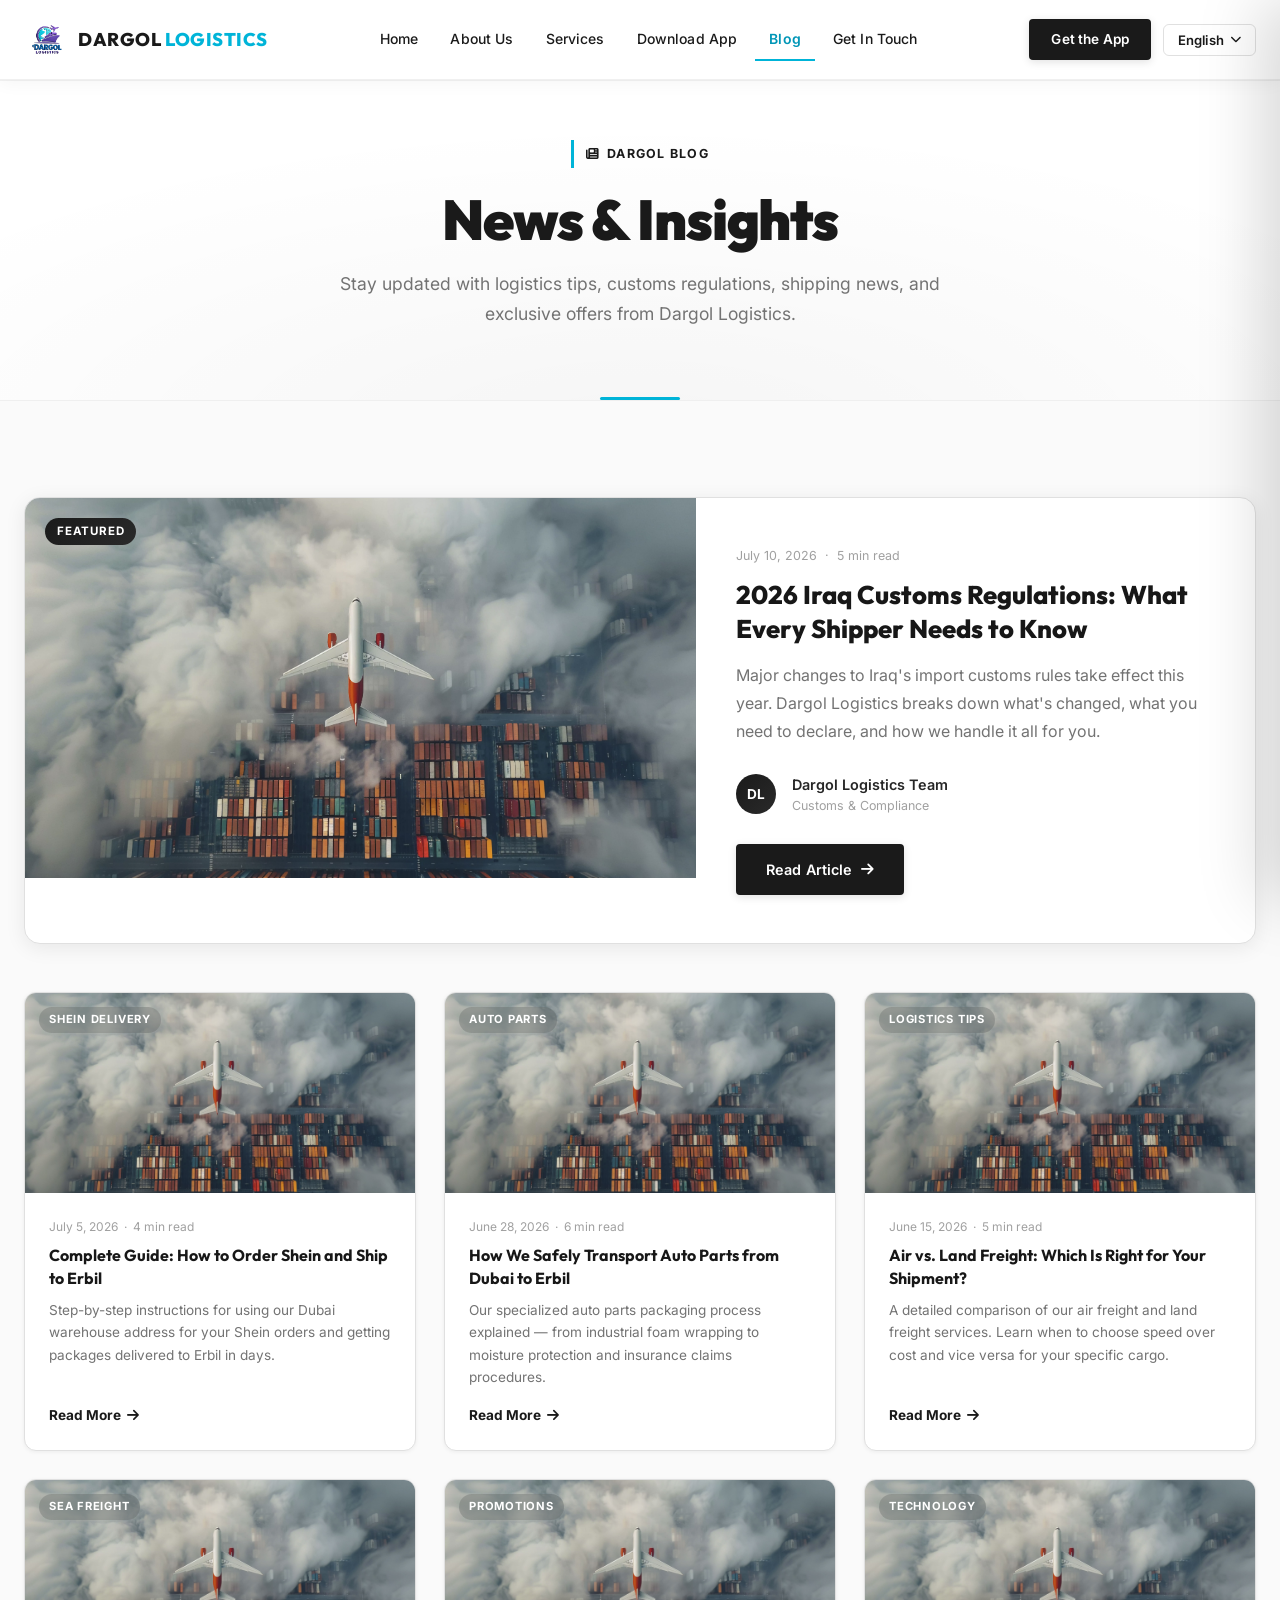
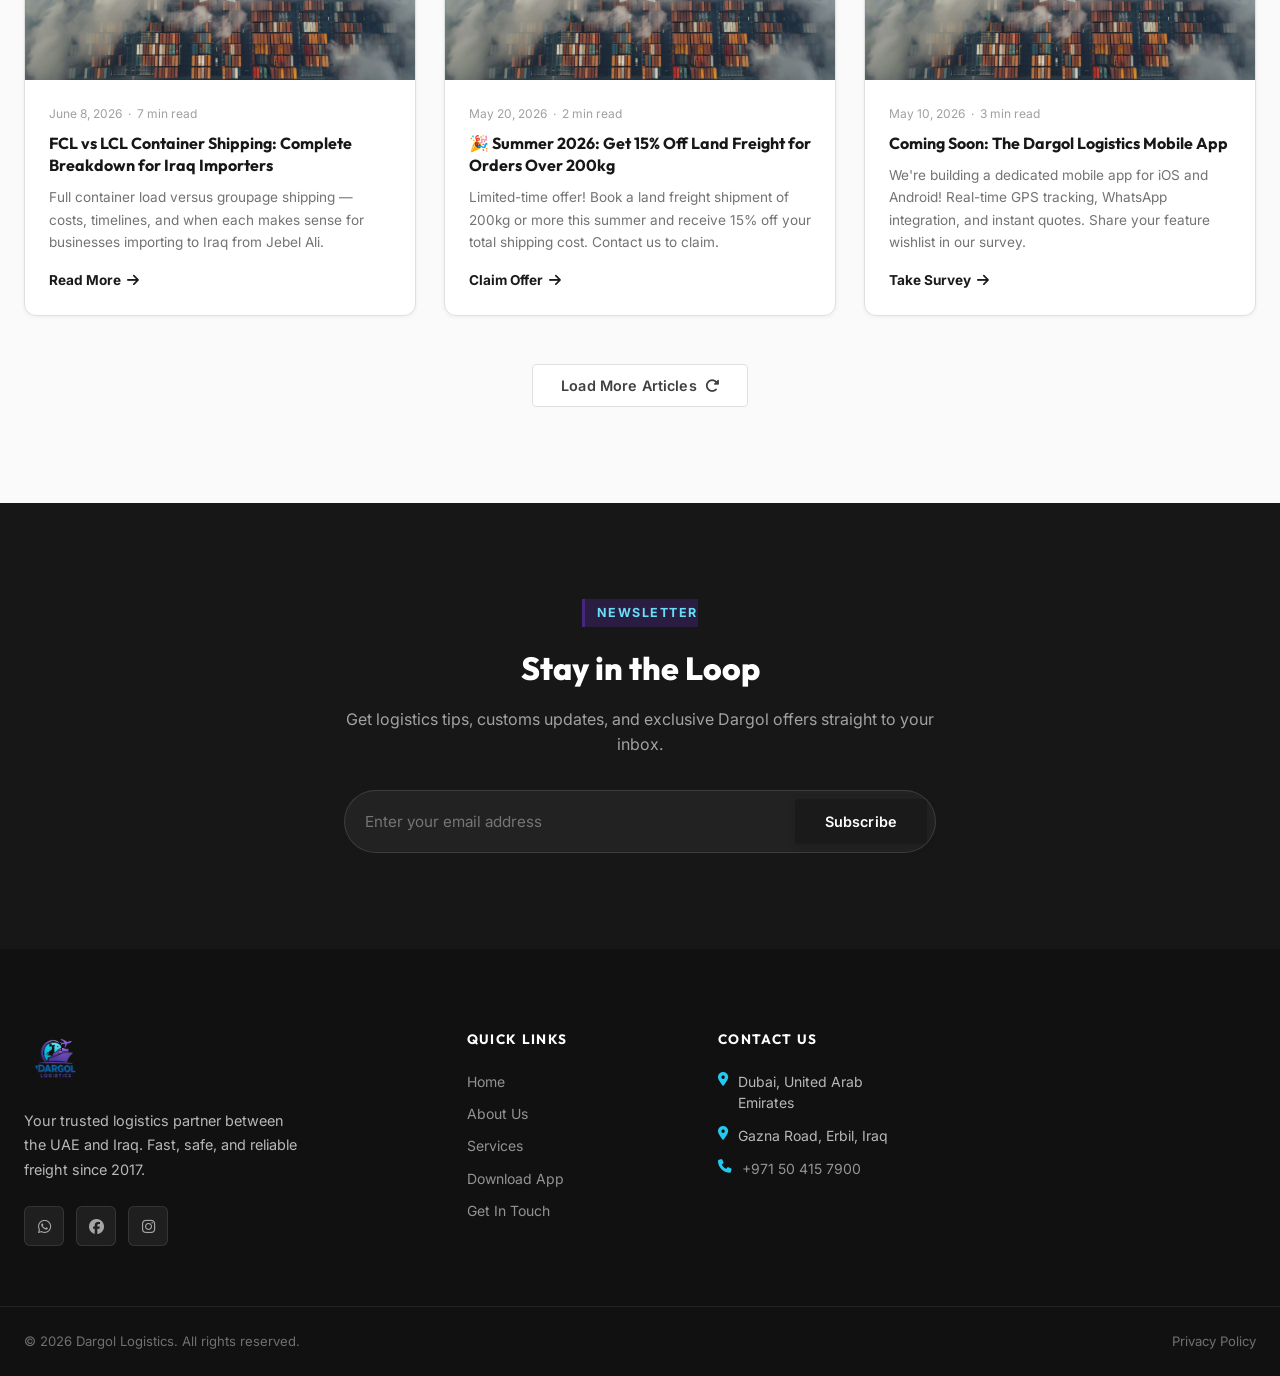
<file: blog.html>
﻿<!DOCTYPE html>

<html dir="ltr" lang="en">
<head>
<meta charset="utf-8"/>
<meta content="width=device-width, initial-scale=1.0" name="viewport"/>
<title>Blog – Dargol Logistics | Freight News &amp; Updates</title>
<meta content="Latest news, logistics tips, customs regulations, and promotional offers from Dargol Logistics — your Dubai to Erbil freight specialists." name="description"/>
<link href="dargollogistics.PNG" rel="icon" type="image/png"/>
<link href="https://fonts.googleapis.com" rel="preconnect"/>
<link crossorigin="" href="https://fonts.gstatic.com" rel="preconnect"/>
<link href="https://fonts.googleapis.com/css2?family=Inter:wght@300;400;500;600;700;800;900&amp;family=Outfit:wght@300;400;600;700;800;900&amp;display=swap" rel="stylesheet"/>
<link href="https://cdnjs.cloudflare.com/ajax/libs/font-awesome/6.5.0/css/all.min.css" rel="stylesheet">
<link href="css/style.css" rel="stylesheet">
</link></link></head>
<body class="page-blog" data-lang="en">
<div class="side-overlay" id="sideOverlay" onclick="closeSideMenu()"></div>
<aside class="side-menu" id="sideMenu">
<div class="side-menu__header">
<img alt="Dargol Logistics" class="side-menu__logo" src="images/dargollogistics.PNG"/>
<button class="side-menu__close" onclick="closeSideMenu()"><i class="fa-solid fa-xmark"></i></button>
</div>
<nav class="side-menu__nav">
<a class="side-nav-link" data-i18n="nav_home" href="index.html"><i class="fa-solid fa-house"></i><span>Home</span></a>
<a class="side-nav-link" data-i18n="nav_about" href="about.html"><i class="fa-solid fa-building"></i><span>About Us</span></a>
<a class="side-nav-link" data-i18n="nav_services" href="services.html"><i class="fa-solid fa-truck-fast"></i><span>Services</span></a>
<a class="side-nav-link" data-i18n="nav_download" href="download.html"><i class="fa-solid fa-mobile-screen"></i><span>Download App</span></a>
<a class="side-nav-link active" data-i18n="nav_blog" href="blog.html"><i class="fa-solid fa-newspaper"></i><span>Blog</span></a>
<a class="side-nav-link" data-i18n="nav_contact" href="contact.html"><i class="fa-solid fa-envelope"></i><span>Get In Touch</span></a>
<a class="side-nav-link" data-i18n="nav_survey" href="survey.html"><i class="fa-solid fa-clipboard-list"></i><span>App Survey</span></a>
<a class="side-nav-link" data-i18n="nav_privacy" href="privacy.html"><i class="fa-solid fa-shield-halved"></i><span>Privacy Policy</span></a>
</nav>
    <!-- Language Switcher -->
    <div class="lang-switcher" id="sideLangSwitcher">
      <p class="lang-switcher__label" data-i18n="change_language">Language</p>
      <div class="lang-switcher__buttons">
        <button class="lang-btn active" data-lang="en" onclick="switchLang('en')">English</button>
        <button class="lang-btn" data-lang="ku" onclick="switchLang('ku')">کوردی</button>
        <button class="lang-btn" data-lang="ar" onclick="switchLang('ar')">العربية</button>
      </div>
    </div>
    <div class="side-menu__contacts">
<a class="wa-link" href="https://wa.me/971504157900" target="_blank"><i class="fa-brands fa-whatsapp"></i> +971 50 415 7900</a>
<a class="wa-link" href="https://wa.me/9647513077900" target="_blank"><i class="fa-brands fa-whatsapp"></i> +964 751 307 7900</a>
</div>
</aside>
<header class="navbar" id="mainNavbar">
<div class="navbar__inner container">
<a class="navbar__brand" href="index.html">
<img alt="Dargol Logistics" class="navbar__logo" src="images/dargollogistics.PNG"/>
<span class="navbar__name">DARGOL <span>LOGISTICS</span></span>
</a>
<nav class="navbar__links">
<a class="nav-link" data-i18n="nav_home" href="index.html">Home</a>
<a class="nav-link" data-i18n="nav_about" href="about.html">About</a>
<a class="nav-link" data-i18n="nav_services" href="services.html">Services</a>
<a class="nav-link" data-i18n="nav_download" href="download.html">Download App</a>
<a class="nav-link active" data-i18n="nav_blog" href="blog.html">Blog</a>
<a class="nav-link" data-i18n="nav_contact" href="contact.html">Contact</a>
</nav>
<div class="navbar__actions">
<a class="btn btn--primary btn--sm" data-i18n="nav_get_app" href="download.html"><i class="fa-solid fa-mobile-screen"></i> Get the App</a>
        <div class="lang-dropdown" id="langDropdown">
          <button class="lang-dropdown__toggle" id="langDropdownToggle" onclick="toggleLangDropdown()" aria-label="Change language">
            <span id="langDropdownLabel">English</span>
            <i class="fa-solid fa-chevron-down"></i>
          </button>
          <div class="lang-dropdown__menu" id="langDropdownMenu">
            <button class="lang-dropdown__item active" data-lang="en" onclick="switchLang('en');closeLangDropdown()">English</button>
            <button class="lang-dropdown__item" data-lang="ku" onclick="switchLang('ku');closeLangDropdown()">کوردی</button>
            <button class="lang-dropdown__item" data-lang="ar" onclick="switchLang('ar');closeLangDropdown()">العربية</button>
          </div>
        </div>
<button class="hamburger" onclick="openSideMenu()"><span></span><span></span><span></span></button>
</div>
</div>
</header>
<!-- Page Hero -->
<section class="page-hero">
<div class="container page-hero__content">
<div class="page-hero__tag"><i class="fa-solid fa-newspaper"></i> <span data-i18n="blog_hero_tag">Dargol Blog</span></div>
<h1 class="page-hero__title" data-i18n="blog_hero_title">News &amp; Insights</h1>
<p class="page-hero__subtitle" data-i18n="blog_hero_subtitle">Stay updated with logistics tips, customs regulations, shipping news, and exclusive offers from Dargol Logistics.</p>
</div>
</section>
<!-- Blog Grid -->
<section class="section" style="background:var(--off-white);">
<div class="container">
<!-- Featured Post -->
<div class="reveal" style="background:var(--white); border:1px solid var(--gray-200); border-radius:var(--radius-2xl); overflow:hidden; margin-bottom:48px; display:grid; grid-template-columns:1.2fr 1fr; box-shadow:var(--shadow-md);">
<div style="position:relative; overflow:hidden; height:380px;">
<img alt="Featured Blog Post" src="images/transport-logistics-products.jpg" style="width:100%; height:100%; object-fit:cover;"/>
<div style="position:absolute; top:20px; left:20px; background:var(--gradient-primary); color:var(--white); font-size:0.72rem; font-weight:700; text-transform:uppercase; letter-spacing:0.07em; padding:4px 12px; border-radius:var(--radius-full);">Featured</div>
</div>
<div style="padding:48px 40px; display:flex; flex-direction:column; justify-content:center;">
<div style="font-size:0.78rem; color:var(--gray-400); margin-bottom:12px;">July 10, 2026  ·  5 min read</div>
<h2 style="font-family:var(--font-display); font-size:1.6rem; font-weight:800; color:var(--gray-900); margin-bottom:16px; line-height:1.3;">2026 Iraq Customs Regulations: What Every Shipper Needs to Know</h2>
<p style="color:var(--gray-500); line-height:1.75; margin-bottom:28px;">Major changes to Iraq's import customs rules take effect this year. Dargol Logistics breaks down what's changed, what you need to declare, and how we handle it all for you.</p>
<div style="display:flex; align-items:center; gap:16px;">
<div style="width:40px; height:40px; border-radius:50%; background:var(--gradient-primary); display:flex; align-items:center; justify-content:center; color:var(--white); font-weight:700; font-size:0.85rem;">DL</div>
<div>
<div style="font-weight:600; font-size:0.9rem; color:var(--gray-800);">Dargol Logistics Team</div>
<div style="font-size:0.78rem; color:var(--gray-400);">Customs &amp; Compliance</div>
</div>
</div>
<a class="btn btn--primary" href="#" style="margin-top:28px; align-self:flex-start;">Read Article <i class="fa-solid fa-arrow-right"></i></a>
</div>
</div>
<!-- Blog Grid -->
<div class="blog-grid">
<!-- Post 1 -->
<div class="blog-card reveal">
<div class="blog-card__img">
<img alt="Shein Delivery Guide" src="images/transport-logistics-products.jpg"/>
<div class="blog-card__category">Shein Delivery</div>
</div>
<div class="blog-card__content">
<div class="blog-card__meta">July 5, 2026  ·  4 min read</div>
<div class="blog-card__title">Complete Guide: How to Order Shein and Ship to Erbil</div>
<div class="blog-card__excerpt">Step-by-step instructions for using our Dubai warehouse address for your Shein orders and getting packages delivered to Erbil in days.</div>
<a class="blog-card__link" href="#">Read More <i class="fa-solid fa-arrow-right"></i></a>
</div>
</div>
<!-- Post 2 -->
<div class="blog-card reveal reveal--delay-2">
<div class="blog-card__img">
<img alt="Auto Parts Shipping" src="images/transport-logistics-products.jpg"/>
<div class="blog-card__category">Auto Parts</div>
</div>
<div class="blog-card__content">
<div class="blog-card__meta">June 28, 2026  ·  6 min read</div>
<div class="blog-card__title">How We Safely Transport Auto Parts from Dubai to Erbil</div>
<div class="blog-card__excerpt">Our specialized auto parts packaging process explained — from industrial foam wrapping to moisture protection and insurance claims procedures.</div>
<a class="blog-card__link" href="#">Read More <i class="fa-solid fa-arrow-right"></i></a>
</div>
</div>
<!-- Post 3 -->
<div class="blog-card reveal reveal--delay-4">
<div class="blog-card__img">
<img alt="Air vs Land Freight" src="images/transport-logistics-products.jpg"/>
<div class="blog-card__category">Logistics Tips</div>
</div>
<div class="blog-card__content">
<div class="blog-card__meta">June 15, 2026  ·  5 min read</div>
<div class="blog-card__title">Air vs. Land Freight: Which Is Right for Your Shipment?</div>
<div class="blog-card__excerpt">A detailed comparison of our air freight and land freight services. Learn when to choose speed over cost and vice versa for your specific cargo.</div>
<a class="blog-card__link" href="#">Read More <i class="fa-solid fa-arrow-right"></i></a>
</div>
</div>
<!-- Post 4 -->
<div class="blog-card reveal">
<div class="blog-card__img">
<img alt="Container Shipping" src="images/transport-logistics-products.jpg"/>
<div class="blog-card__category">Sea Freight</div>
</div>
<div class="blog-card__content">
<div class="blog-card__meta">June 8, 2026  ·  7 min read</div>
<div class="blog-card__title">FCL vs LCL Container Shipping: Complete Breakdown for Iraq Importers</div>
<div class="blog-card__excerpt">Full container load versus groupage shipping — costs, timelines, and when each makes sense for businesses importing to Iraq from Jebel Ali.</div>
<a class="blog-card__link" href="#">Read More <i class="fa-solid fa-arrow-right"></i></a>
</div>
</div>
<!-- Post 5 -->
<div class="blog-card reveal reveal--delay-2">
<div class="blog-card__img">
<img alt="Summer Promotion" src="images/transport-logistics-products.jpg"/>
<div class="blog-card__category">Promotions</div>
</div>
<div class="blog-card__content">
<div class="blog-card__meta">May 20, 2026  ·  2 min read</div>
<div class="blog-card__title">🎉 Summer 2026: Get 15% Off Land Freight for Orders Over 200kg</div>
<div class="blog-card__excerpt">Limited-time offer! Book a land freight shipment of 200kg or more this summer and receive 15% off your total shipping cost. Contact us to claim.</div>
<a class="blog-card__link" href="contact.html">Claim Offer <i class="fa-solid fa-arrow-right"></i></a>
</div>
</div>
<!-- Post 6 -->
<div class="blog-card reveal reveal--delay-4">
<div class="blog-card__img">
<img alt="Tracking App" src="images/transport-logistics-products.jpg"/>
<div class="blog-card__category">Technology</div>
</div>
<div class="blog-card__content">
<div class="blog-card__meta">May 10, 2026  ·  3 min read</div>
<div class="blog-card__title">Coming Soon: The Dargol Logistics Mobile App</div>
<div class="blog-card__excerpt">We're building a dedicated mobile app for iOS and Android! Real-time GPS tracking, WhatsApp integration, and instant quotes. Share your feature wishlist in our survey.</div>
<a class="blog-card__link" href="survey.html">Take Survey <i class="fa-solid fa-arrow-right"></i></a>
</div>
</div>
</div>
<!-- Load More -->
<div style="text-align:center; margin-top:48px;">
<button class="btn btn--glass" onclick="showToast('More articles coming soon!')" style="background:var(--white); color:var(--gray-700); border:1px solid var(--gray-200);">
          <span data-i18n="blog_load_more">Load More Articles</span> <i class="fa-solid fa-rotate-right"></i>
</button>
</div>
</div>
</section>
<!-- Newsletter -->
<section class="section" style="background:var(--gray-900);">
<div class="container" style="max-width:640px;">
<div style="text-align:center;">
<div class="section-tag" style="background:rgba(124,58,237,0.2); border-color:rgba(124,58,237,0.35); color:var(--purple-300);" data-i18n="blog_news_tag">Newsletter</div>
<h2 style="font-family:var(--font-display); font-size:2rem; font-weight:800; color:var(--white); margin-bottom:12px;" data-i18n="blog_news_title">Stay in the Loop</h2>
<p style="color:rgba(255,255,255,0.6); margin-bottom:32px;" data-i18n="blog_news_desc">Get logistics tips, customs updates, and exclusive Dargol offers straight to your inbox.</p>
<div style="display:flex; gap:12px; background:rgba(255,255,255,0.05); border:1px solid rgba(255,255,255,0.12); border-radius:var(--radius-full); padding:8px 8px 8px 20px;">
<input placeholder="Enter your email address" data-i18n-placeholder="blog_news_placeholder" style="flex:1; background:none; border:none; outline:none; color:var(--white); font-size:0.95rem;" type="email"/>
<button class="btn btn--primary" onclick="showToast('Subscribed! You\'ll receive our next newsletter. 📧')" data-i18n="blog_news_btn">
            Subscribe
          </button>
</div>
</div>
</div>
</section>
<footer class="footer">
<div class="footer__main container">
<div class="footer__brand">
<img alt="Dargol Logistics" class="footer__logo" src="images/dargollogistics.PNG"/>
<p data-i18n="footer_about">Your trusted logistics partner between the UAE and Iraq.</p>
<div class="footer__socials">
<a href="https://wa.me/971504157900" target="_blank"><i class="fa-brands fa-whatsapp"></i></a>
<a href="https://www.facebook.com/share/1GXfdihBxV/?mibextid=wwXIfr" target="_blank"><i class="fa-brands fa-facebook"></i></a>
<a href="https://www.instagram.com/dargollogistics?igsh=M21uc2piYWtsaDI0" target="_blank"><i class="fa-brands fa-instagram"></i></a>
</div>
</div>
<div class="footer__links">
<h4 data-i18n="footer_quick">Quick Links</h4>
<ul>
<li><a data-i18n="nav_home" href="index.html">Home</a></li>
<li><a data-i18n="nav_about" href="about.html">About Us</a></li>
<li><a data-i18n="nav_services" href="services.html">Services</a></li>
<li><a data-i18n="nav_download" href="download.html">Download App</a></li>
<li><a data-i18n="nav_contact" href="contact.html">Contact</a></li>
</ul>
</div>
<div class="footer__contact">
<h4 data-i18n="footer_contact">Contact Us</h4>
<div class="footer__contact-item"><i class="fa-solid fa-location-dot"></i><span data-i18n="footer_addr1">Dubai, UAE</span></div>
<div class="footer__contact-item"><i class="fa-solid fa-location-dot"></i><span data-i18n="footer_addr2">Gazna Road, Erbil, Iraq</span></div>
<a class="footer__contact-item footer__contact-item--link" href="tel:+971504157900"><i class="fa-solid fa-phone"></i><span>+971 50 415 7900</span></a>
</div>
</div>
<div class="footer__bottom">
<div class="container">
<p>© 2026 Dargol Logistics. All rights reserved.</p>
<div class="footer__bottom-links"><a href="privacy.html">Privacy Policy</a></div>
</div>
</div>
</footer>
<button class="back-to-top" id="backToTop" onclick="scrollToTop()"><i class="fa-solid fa-chevron-up"></i></button>
<script src="js/i18n.js"></script>
<script src="js/main.js"></script>
</body>
</html>
</file>
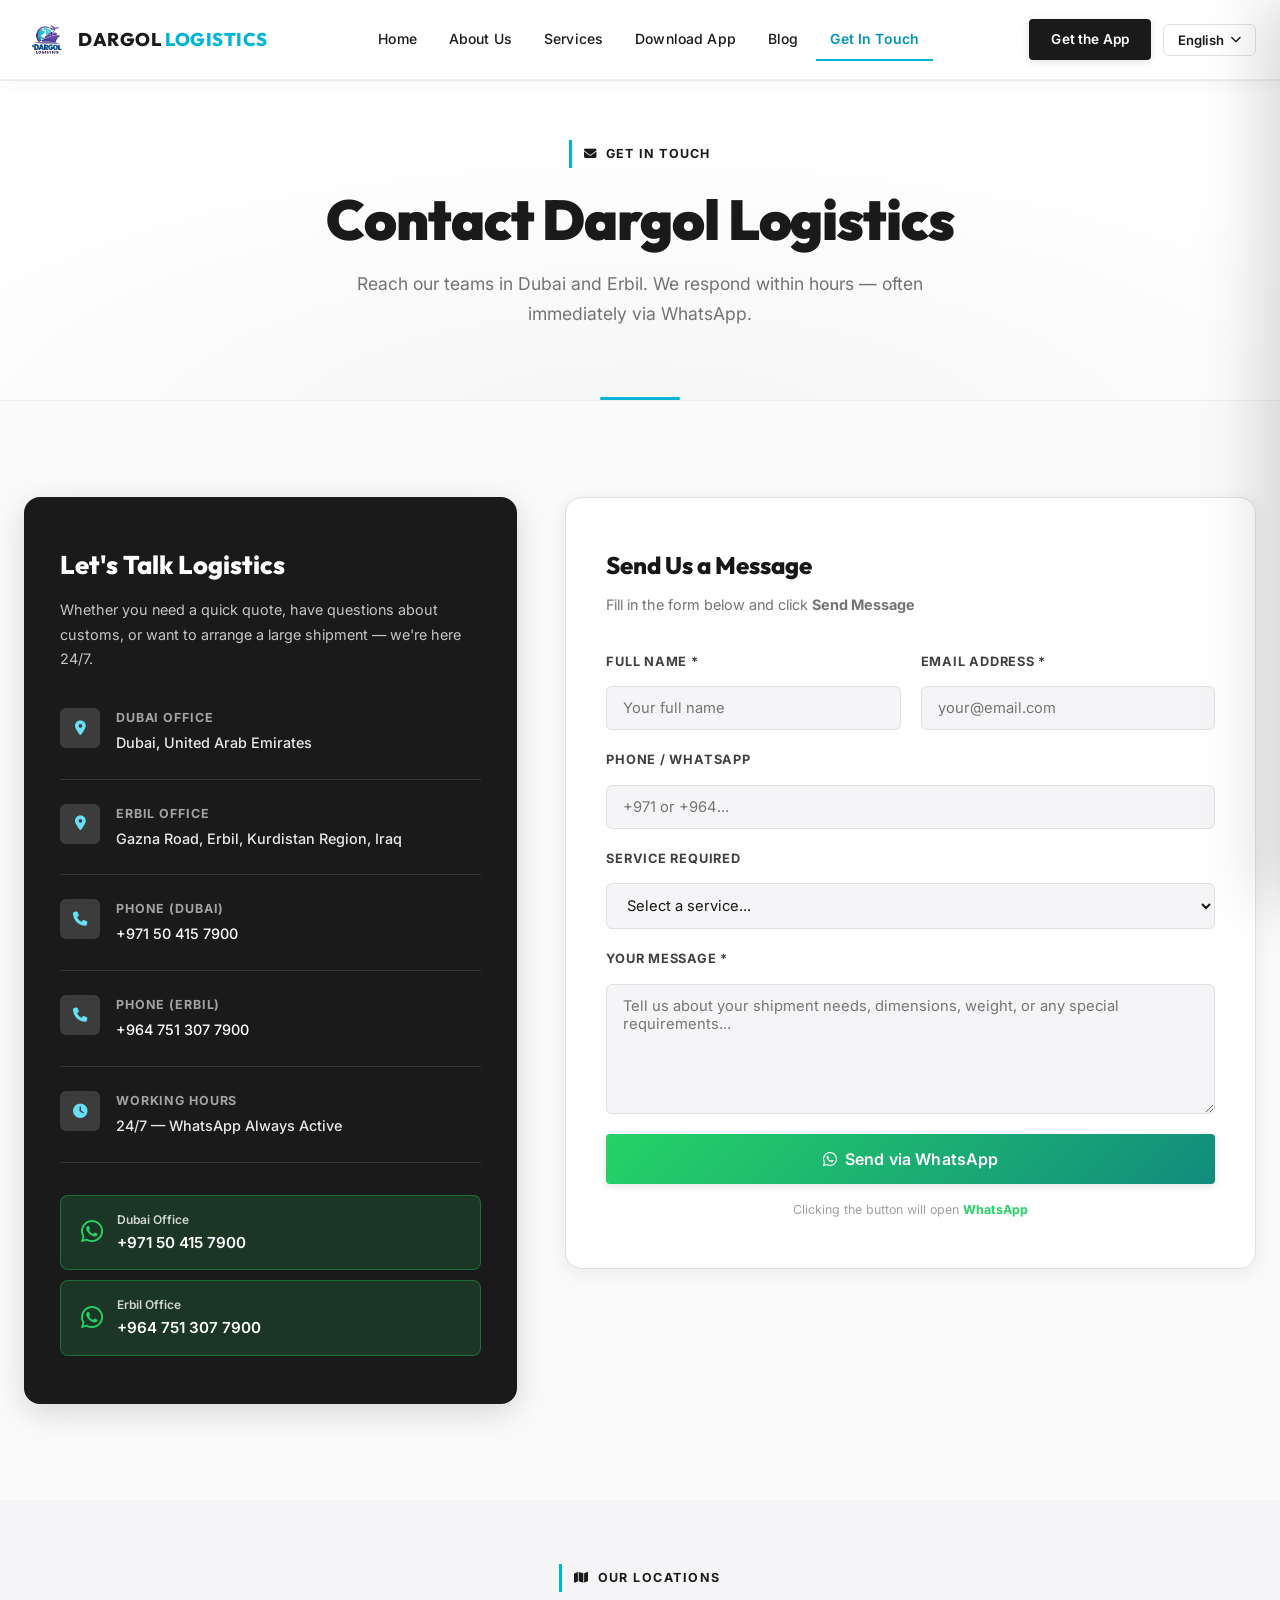
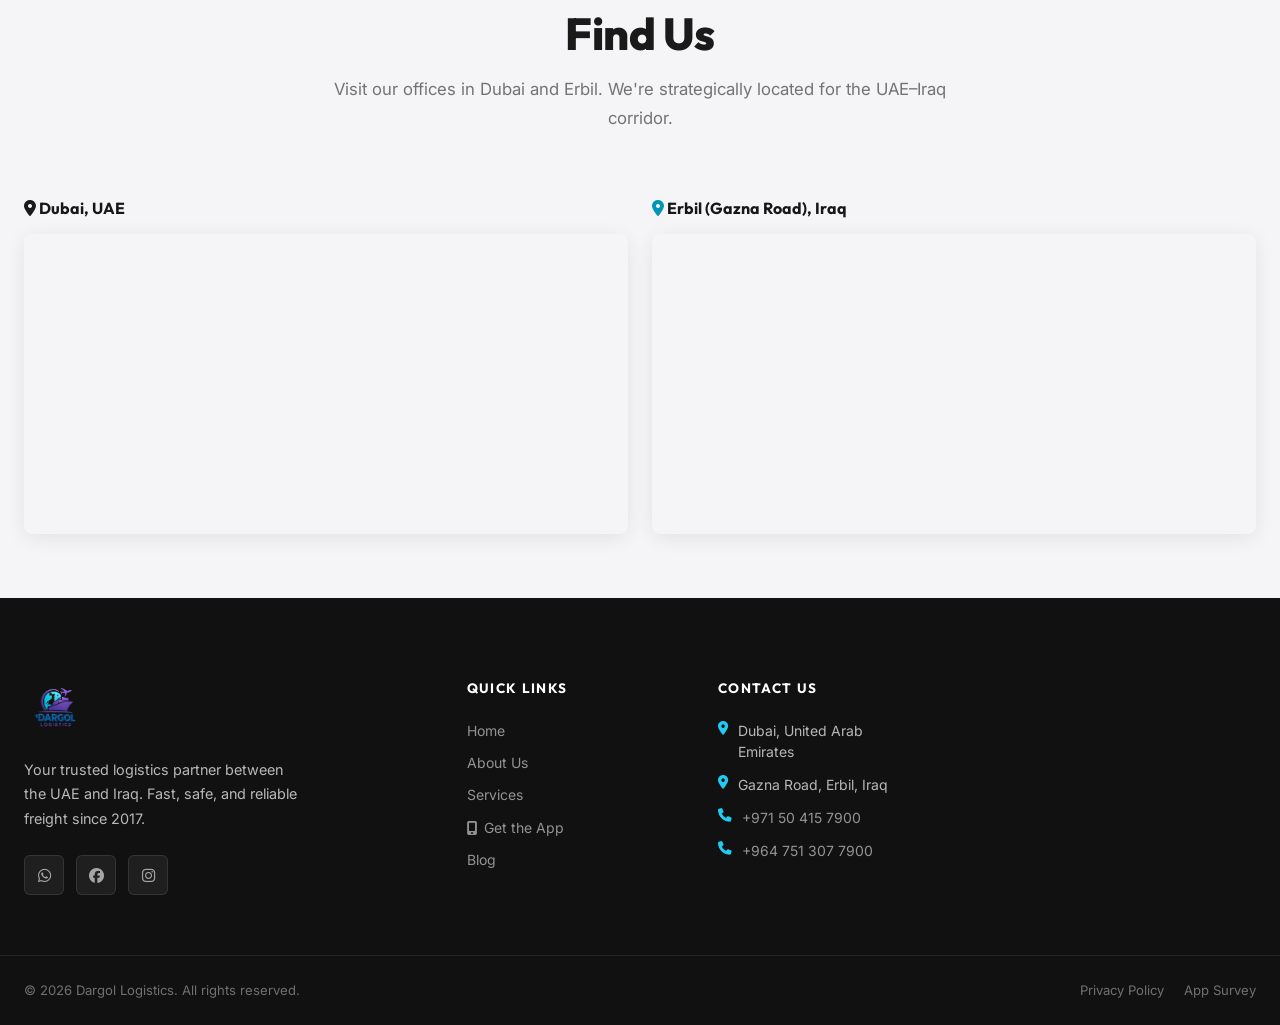
<file: contact.html>
﻿<!DOCTYPE html>

<html dir="ltr" lang="en">
<head>
<meta charset="utf-8"/>
<meta content="width=device-width, initial-scale=1.0" name="viewport"/>
<title>Get In Touch – Dargol Logistics</title>
<meta content="Contact Dargol Logistics in Dubai or Erbil. Send a message, call us, or chat on WhatsApp for a free freight quote." name="description"/>
<link href="dargollogistics.PNG" rel="icon" type="image/png"/>
<link href="https://fonts.googleapis.com" rel="preconnect"/>
<link crossorigin="" href="https://fonts.gstatic.com" rel="preconnect"/>
<link href="https://fonts.googleapis.com/css2?family=Inter:wght@300;400;500;600;700;800;900&amp;family=Outfit:wght@300;400;600;700;800;900&amp;display=swap" rel="stylesheet"/>
<link href="https://cdnjs.cloudflare.com/ajax/libs/font-awesome/6.5.0/css/all.min.css" rel="stylesheet">
<link href="css/style.css" rel="stylesheet">
</link></link></head>
<body class="page-contact" data-lang="en">
<div class="side-overlay" id="sideOverlay" onclick="closeSideMenu()"></div>
<aside class="side-menu" id="sideMenu">
<div class="side-menu__header">
<img alt="Dargol Logistics" class="side-menu__logo" src="images/dargollogistics.PNG"/>
<button class="side-menu__close" onclick="closeSideMenu()"><i class="fa-solid fa-xmark"></i></button>
</div>
<nav class="side-menu__nav">
<a class="side-nav-link" data-i18n="nav_home" href="index.html"><i class="fa-solid fa-house"></i><span>Home</span></a>
<a class="side-nav-link" data-i18n="nav_about" href="about.html"><i class="fa-solid fa-building"></i><span>About Us</span></a>
<a class="side-nav-link" data-i18n="nav_services" href="services.html"><i class="fa-solid fa-truck-fast"></i><span>Services</span></a>
<a class="side-nav-link" data-i18n="nav_download" href="download.html"><i class="fa-solid fa-mobile-screen"></i><span>Download App</span></a>
<a class="side-nav-link" data-i18n="nav_blog" href="blog.html"><i class="fa-solid fa-newspaper"></i><span>Blog</span></a>
<a class="side-nav-link active" data-i18n="nav_contact" href="contact.html"><i class="fa-solid fa-envelope"></i><span>Get In Touch</span></a>
<a class="side-nav-link" data-i18n="nav_survey" href="survey.html"><i class="fa-solid fa-clipboard-list"></i><span>App Survey</span></a>
<a class="side-nav-link" data-i18n="nav_privacy" href="privacy.html"><i class="fa-solid fa-shield-halved"></i><span>Privacy Policy</span></a>
</nav>
    <!-- Language Switcher -->
    <div class="lang-switcher" id="sideLangSwitcher">
      <p class="lang-switcher__label" data-i18n="change_language">Language</p>
      <div class="lang-switcher__buttons">
        <button class="lang-btn active" data-lang="en" onclick="switchLang('en')">English</button>
        <button class="lang-btn" data-lang="ku" onclick="switchLang('ku')">کوردی</button>
        <button class="lang-btn" data-lang="ar" onclick="switchLang('ar')">العربية</button>
      </div>
    </div>
    <div class="side-menu__contacts">
<a class="wa-link" href="https://wa.me/971504157900" target="_blank"><i class="fa-brands fa-whatsapp"></i> +971 50 415 7900</a>
<a class="wa-link" href="https://wa.me/9647513077900" target="_blank"><i class="fa-brands fa-whatsapp"></i> +964 751 307 7900</a>
</div>
</aside>
<header class="navbar" id="mainNavbar">
<div class="navbar__inner container">
<a class="navbar__brand" href="index.html">
<img alt="Dargol Logistics" class="navbar__logo" src="images/dargollogistics.PNG"/>
<span class="navbar__name">DARGOL <span>LOGISTICS</span></span>
</a>
<nav class="navbar__links">
<a class="nav-link" data-i18n="nav_home" href="index.html">Home</a>
<a class="nav-link" data-i18n="nav_about" href="about.html">About</a>
<a class="nav-link" data-i18n="nav_services" href="services.html">Services</a>
<a class="nav-link" data-i18n="nav_download" href="download.html">Download App</a>
<a class="nav-link" data-i18n="nav_blog" href="blog.html">Blog</a>
<a class="nav-link active" data-i18n="nav_contact" href="contact.html">Contact</a>
</nav>
<div class="navbar__actions">
<a class="btn btn--primary btn--sm" data-i18n="nav_get_app" href="download.html"><i class="fa-solid fa-mobile-screen"></i> Get the App</a>
        <div class="lang-dropdown" id="langDropdown">
          <button class="lang-dropdown__toggle" id="langDropdownToggle" onclick="toggleLangDropdown()" aria-label="Change language">
            <span id="langDropdownLabel">English</span>
            <i class="fa-solid fa-chevron-down"></i>
          </button>
          <div class="lang-dropdown__menu" id="langDropdownMenu">
            <button class="lang-dropdown__item active" data-lang="en" onclick="switchLang('en');closeLangDropdown()">English</button>
            <button class="lang-dropdown__item" data-lang="ku" onclick="switchLang('ku');closeLangDropdown()">کوردی</button>
            <button class="lang-dropdown__item" data-lang="ar" onclick="switchLang('ar');closeLangDropdown()">العربية</button>
          </div>
        </div>
<button class="hamburger" onclick="openSideMenu()"><span></span><span></span><span></span></button>
</div>
</div>
</header>
<!-- Page Hero -->
<section class="page-hero">
<div class="container page-hero__content">
<div class="page-hero__tag"><i class="fa-solid fa-envelope"></i> <span data-i18n="contact_hero_tag">Get In Touch</span></div>
<h1 class="page-hero__title" data-i18n="contact_hero_title">Contact Dargol Logistics</h1>
<p class="page-hero__subtitle" data-i18n="contact_hero_subtitle">Reach our teams in Dubai and Erbil. We respond within hours — often immediately via WhatsApp.</p>
</div>
</section>
<!-- Contact Section -->
<section class="section" style="background: var(--off-white);">
<div class="container">
<div class="contact-grid">
<!-- Info Panel -->
<div class="contact-info-card">
<h3 data-i18n="contact_talk_title">Let's Talk Logistics</h3>
<p data-i18n="contact_talk_desc">Whether you need a quick quote, have questions about customs, or want to arrange a large shipment — we're here 24/7.</p>
<div class="contact-detail">
<div class="contact-detail__icon"><i class="fa-solid fa-location-dot"></i></div>
<div>
<h5 data-i18n="contact_dubai_title">Dubai Office</h5>
<p data-i18n="map_dubai">Dubai, United Arab Emirates</p>
</div>
</div>
<div class="contact-detail">
<div class="contact-detail__icon"><i class="fa-solid fa-location-dot"></i></div>
<div>
<h5 data-i18n="contact_erbil_title">Erbil Office</h5>
<p data-i18n="map_erbil">Gazna Road, Erbil, Kurdistan Region, Iraq</p>
</div>
</div>
<div class="contact-detail">
<div class="contact-detail__icon"><i class="fa-solid fa-phone"></i></div>
<div>
<h5 data-i18n="contact_phone_dubai">Phone (Dubai)</h5>
<p><a href="tel:+971504157900" style="color:var(--white)">+971 50 415 7900</a></p>
</div>
</div>
<div class="contact-detail">
<div class="contact-detail__icon"><i class="fa-solid fa-phone"></i></div>
<div>
<h5 data-i18n="contact_phone_erbil">Phone (Erbil)</h5>
<p><a href="tel:+9647513077900" style="color:var(--white)">+964 751 307 7900</a></p>
</div>
</div>
<div class="contact-detail">
<div class="contact-detail__icon"><i class="fa-solid fa-clock"></i></div>
<div>
<h5 data-i18n="contact_hours">Working Hours</h5>
<p data-i18n="contact_hours_desc">24/7 — WhatsApp Always Active</p>
</div>
</div>
<div class="contact-wa-btns">
<a class="contact-wa-btn" href="https://wa.me/971504157900?text=Hello%20Dargol%20Logistics%2C%20I%20need%20a%20freight%20quote." target="_blank">
<i class="fa-brands fa-whatsapp"></i>
<div>
<div style="font-size:0.75rem; opacity:0.8; margin-bottom:2px;">Dubai Office</div>
<div>+971 50 415 7900</div>
</div>
</a>
<a class="contact-wa-btn" href="https://wa.me/9647513077900?text=Hello%20Dargol%20Logistics%2C%20I%20need%20a%20freight%20quote." target="_blank">
<i class="fa-brands fa-whatsapp"></i>
<div>
<div style="font-size:0.75rem; opacity:0.8; margin-bottom:2px;">Erbil Office</div>
<div>+964 751 307 7900</div>
</div>
</a>
</div>
</div>
<!-- Contact Form -->
<form class="contact-form" onsubmit="sendToWhatsApp(event)">
<h3 data-i18n="contact_form_title" style="font-family:var(--font-display); font-size:1.5rem; font-weight:800; color:var(--gray-900); margin-bottom:8px;">Send Us a Message</h3>
<p data-i18n="contact_form_desc" style="font-size:0.9rem; color:var(--gray-500); margin-bottom:36px;">Fill in the form below and click <strong>Send Message</strong> — it will open WhatsApp with your details pre-filled so we can respond instantly.</p>
<div class="form-row">
<div class="form-group">
<label data-i18n="contact_lbl_name" for="contactName">Full Name *</label>
<input data-i18n-placeholder="contact_plc_name" id="contactName" name="name" placeholder="Your full name" required="" type="text"/>
</div>
<div class="form-group">
<label data-i18n="contact_lbl_email" for="contactEmail">Email Address *</label>
<input data-i18n-placeholder="contact_plc_email" id="contactEmail" name="email" placeholder="your@email.com" required="" type="email"/>
</div>
</div>
<div class="form-group">
<label data-i18n="contact_lbl_phone" for="contactPhone">Phone / WhatsApp</label>
<input data-i18n-placeholder="contact_plc_phone" id="contactPhone" name="phone" placeholder="+971 or +964..." type="tel"/>
</div>
<div class="form-group">
<label data-i18n="contact_lbl_service" for="contactService">Service Required</label>
<select id="contactService" name="service">
<option data-i18n="contact_opt_select" value="">Select a service...</option>
<option data-i18n="contact_opt_air" value="air">Air Freight – Dubai to Erbil</option>
<option data-i18n="contact_opt_land" value="land">Land Freight – $1.25/kg Route</option>
<option data-i18n="contact_opt_sea" value="sea">Sea Freight / Container Shipping</option>
<option data-i18n="contact_opt_shein" value="shein">Shein Package Delivery</option>
<option data-i18n="contact_opt_auto" value="autoparts">Auto Parts Transport</option>
<option data-i18n="contact_opt_gen" value="general">General Inquiry</option>
</select>
</div>
<div class="form-group">
<label data-i18n="contact_lbl_msg" for="contactMsg">Your Message *</label>
<textarea data-i18n-placeholder="contact_plc_msg" id="contactMsg" name="message" placeholder="Tell us about your shipment needs, dimensions, weight, or any special requirements..." required=""></textarea>
</div>
<button class="btn btn--primary btn--lg" style="width:100%; justify-content:center; background:linear-gradient(135deg,#25d366,#128c7e); border:none;" type="submit">
<i class="fa-brands fa-whatsapp"></i> <span data-i18n="contact_btn_send">Send via WhatsApp</span>
</button>
<p data-i18n="contact_form_note" style="font-size:0.78rem; color:var(--gray-400); text-align:center; margin-top:16px;">
            Clicking the button will open <strong style="color:#25d366;">WhatsApp</strong> with your message pre-filled. We respond within <strong style="color:var(--purple-600);">minutes</strong>.
          </p>
</form>
</div>
</div>
</section>
<!-- Map Section -->
<section class="section map-section" style="padding-block: 64px;">
<div class="container">
<div class="section-header">
<div class="section-tag"><i class="fa-solid fa-map"></i> <span data-i18n="map_tag">Our Locations</span></div>
<h2 class="section-title" data-i18n="map_title">Find Us</h2>
<p class="section-subtitle" data-i18n="map_subtitle">Visit our offices in Dubai and Erbil. We're strategically located for the UAE–Iraq corridor.</p>
</div>
<div style="display:grid; grid-template-columns: 1fr 1fr; gap: 24px;">
<!-- Dubai Map -->
<div>
<h4 style="font-family:var(--font-display); font-size:1rem; font-weight:700; color:var(--gray-900); margin-bottom:12px;">
<i class="fa-solid fa-location-dot" style="color:var(--purple-600);"></i> Dubai, UAE
          </h4>
<div class="map-container" style="height:300px; border-radius:var(--radius-lg); overflow:hidden; box-shadow:var(--shadow-md);">
<iframe loading="lazy" src="https://www.openstreetmap.org/export/embed.html?bbox=55.17%2C25.10%2C55.35%2C25.28&amp;layer=mapnik&amp;marker=25.2048%2C55.2708" style="width:100%;height:100%;border:none;" title="Dubai Office Location">
</iframe>
</div>
</div>
<!-- Erbil Map -->
<div>
<h4 style="font-family:var(--font-display); font-size:1rem; font-weight:700; color:var(--gray-900); margin-bottom:12px;">
<i class="fa-solid fa-location-dot" style="color:var(--cyan-600);"></i> Erbil (Gazna Road), Iraq
          </h4>
<div class="map-container" style="height:300px; border-radius:var(--radius-lg); overflow:hidden; box-shadow:var(--shadow-md);">
<iframe loading="lazy" src="https://www.openstreetmap.org/export/embed.html?bbox=43.97%2C36.16%2C44.08%2C36.23&amp;layer=mapnik&amp;marker=36.1901%2C44.0091" style="width:100%;height:100%;border:none;" title="Erbil Office Location">
</iframe>
</div>
</div>
</div>
</div>
</section>
<footer class="footer">
<div class="footer__main container">
<div class="footer__brand">
<img alt="Dargol Logistics" class="footer__logo" src="images/dargollogistics.PNG"/>
<p data-i18n="footer_about">Your trusted logistics partner between the UAE and Iraq. Fast, safe, and reliable freight since 2017.</p>
<div class="footer__socials">
<a href="https://wa.me/971504157900" target="_blank"><i class="fa-brands fa-whatsapp"></i></a>
<a href="https://www.facebook.com/share/1GXfdihBxV/?mibextid=wwXIfr" target="_blank"><i class="fa-brands fa-facebook"></i></a>
<a href="https://www.instagram.com/dargollogistics?igsh=M21uc2piYWtsaDI0" target="_blank"><i class="fa-brands fa-instagram"></i></a>
</div>
</div>
<div class="footer__links">
<h4 data-i18n="footer_quick">Quick Links</h4>
<ul>
<li><a data-i18n="nav_home" href="index.html">Home</a></li>
<li><a data-i18n="nav_about" href="about.html">About Us</a></li>
<li><a data-i18n="nav_services" href="services.html">Services</a></li>
<li><a href="tracking.html"><i class="fa-solid fa-mobile-screen"></i> Get the App</a></li>
<li><a data-i18n="nav_blog" href="blog.html">Blog</a></li>
</ul>
</div>
<div class="footer__contact">
<h4 data-i18n="footer_contact">Contact Us</h4>
<div class="footer__contact-item"><i class="fa-solid fa-location-dot"></i><span data-i18n="footer_addr1">Dubai, UAE</span></div>
<div class="footer__contact-item"><i class="fa-solid fa-location-dot"></i><span data-i18n="footer_addr2">Gazna Road, Erbil, Iraq</span></div>
<a class="footer__contact-item footer__contact-item--link" href="tel:+971504157900"><i class="fa-solid fa-phone"></i><span>+971 50 415 7900</span></a>
<a class="footer__contact-item footer__contact-item--link" href="tel:+9647513077900"><i class="fa-solid fa-phone"></i><span>+964 751 307 7900</span></a>
</div>
</div>
<div class="footer__bottom">
<div class="container">
<p>© 2026 Dargol Logistics. All rights reserved.</p>
<div class="footer__bottom-links"><a href="privacy.html">Privacy Policy</a><a href="survey.html">App Survey</a></div>
</div>
</div>
</footer>
<button class="back-to-top" id="backToTop" onclick="scrollToTop()"><i class="fa-solid fa-chevron-up"></i></button>
<script src="js/i18n.js"></script>
<script src="js/main.js"></script>
</body>
</html>
</file>
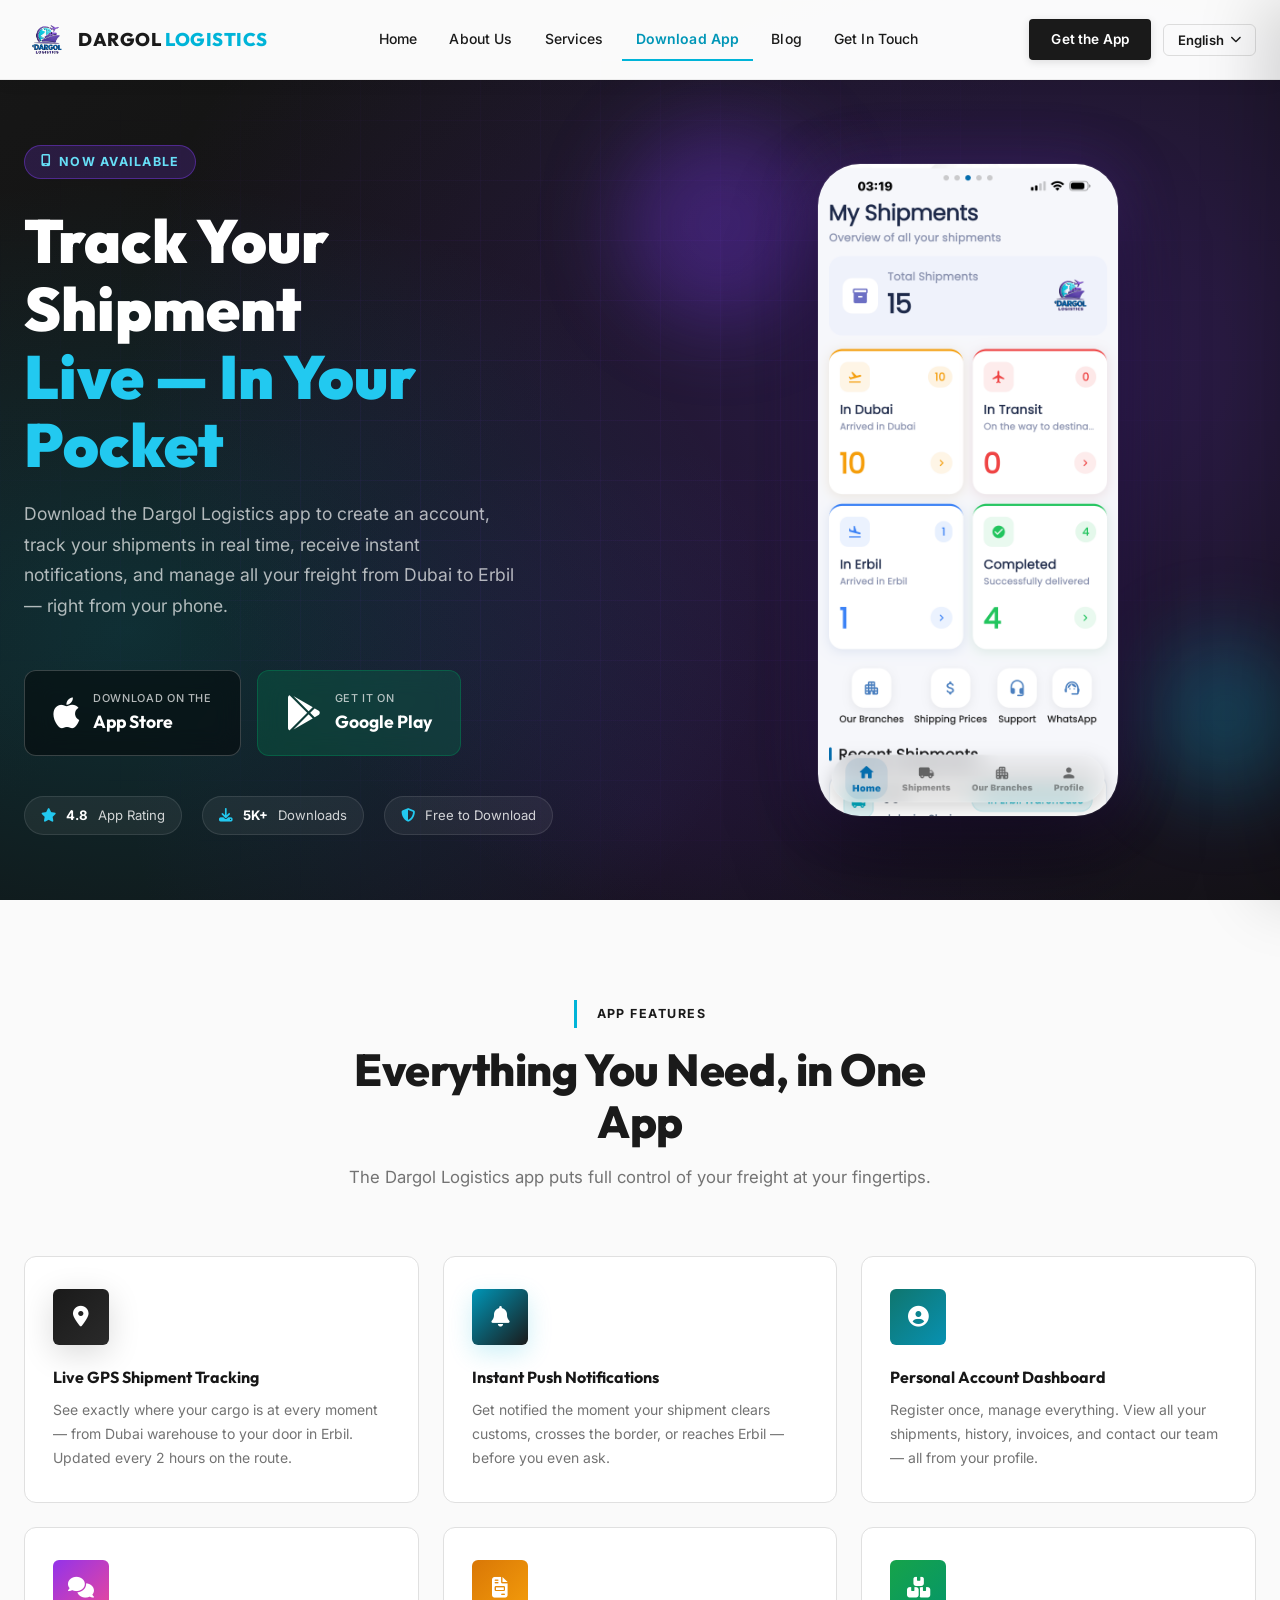
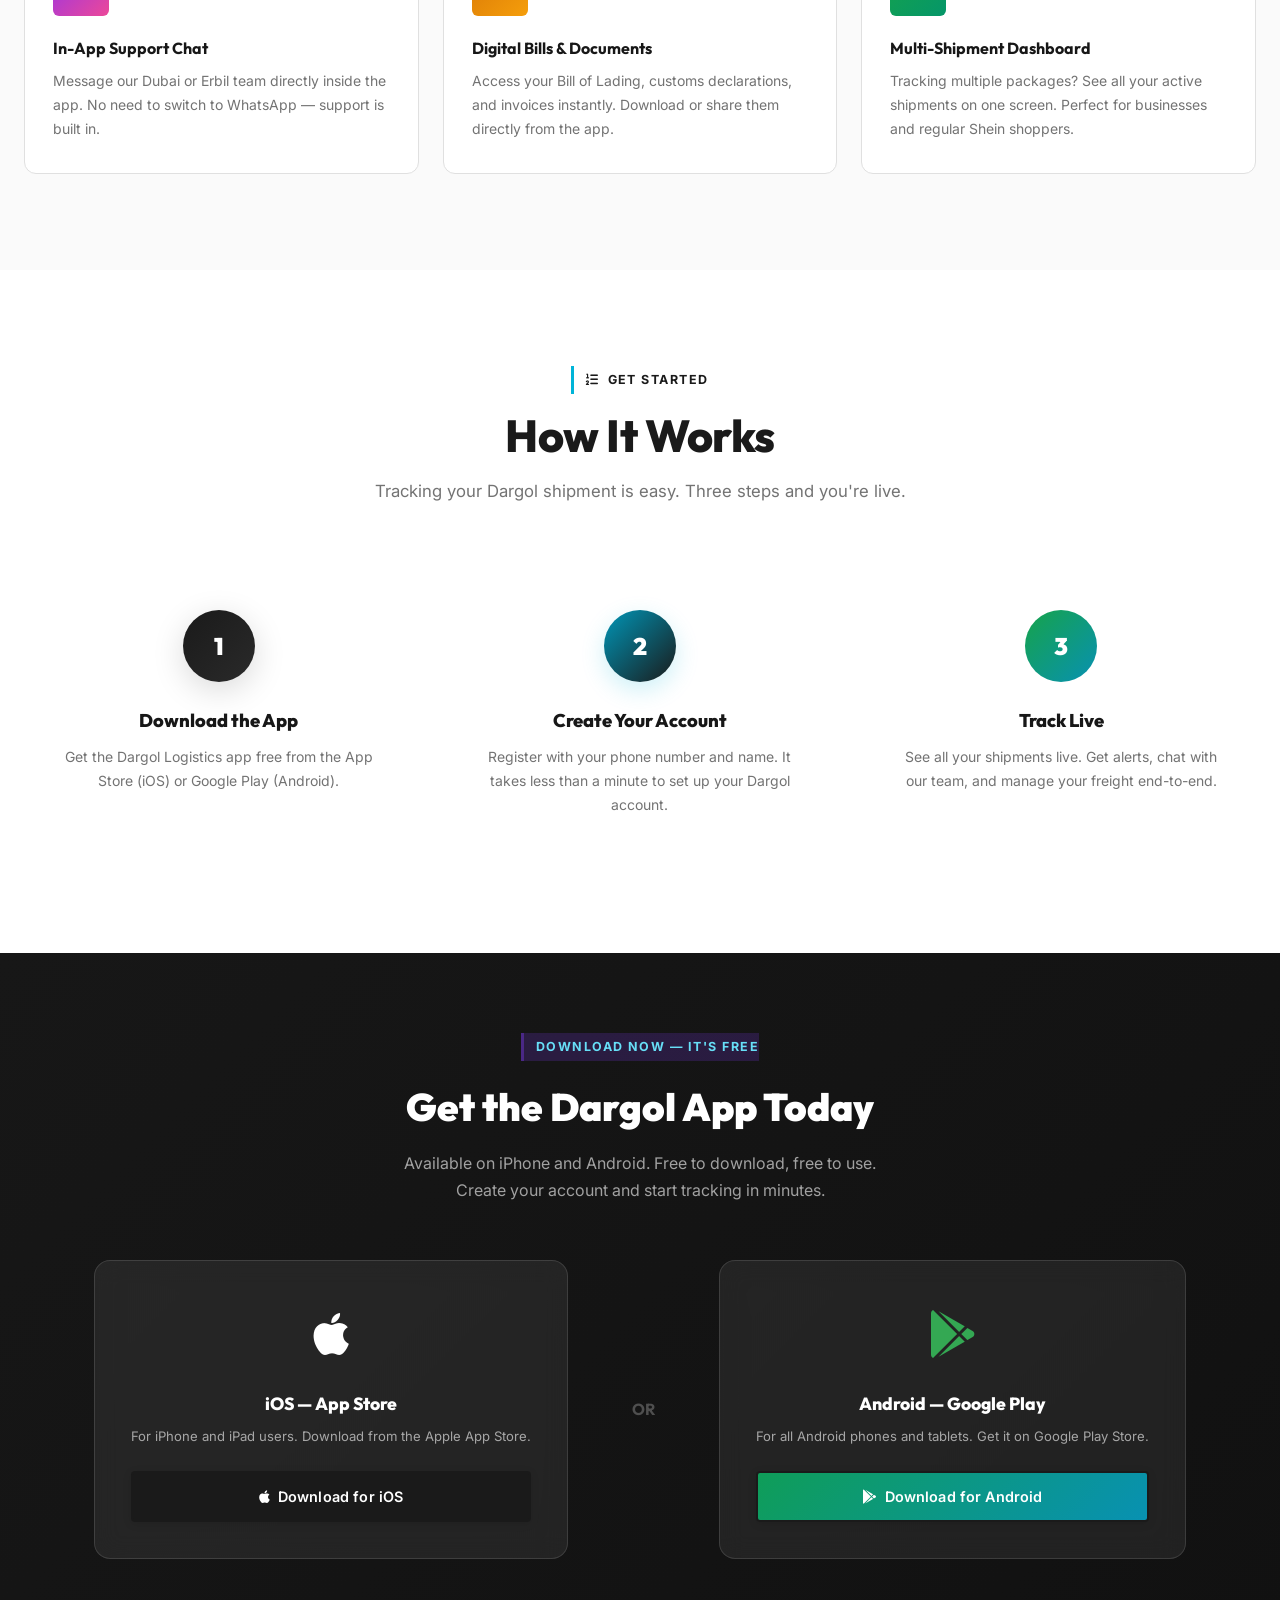
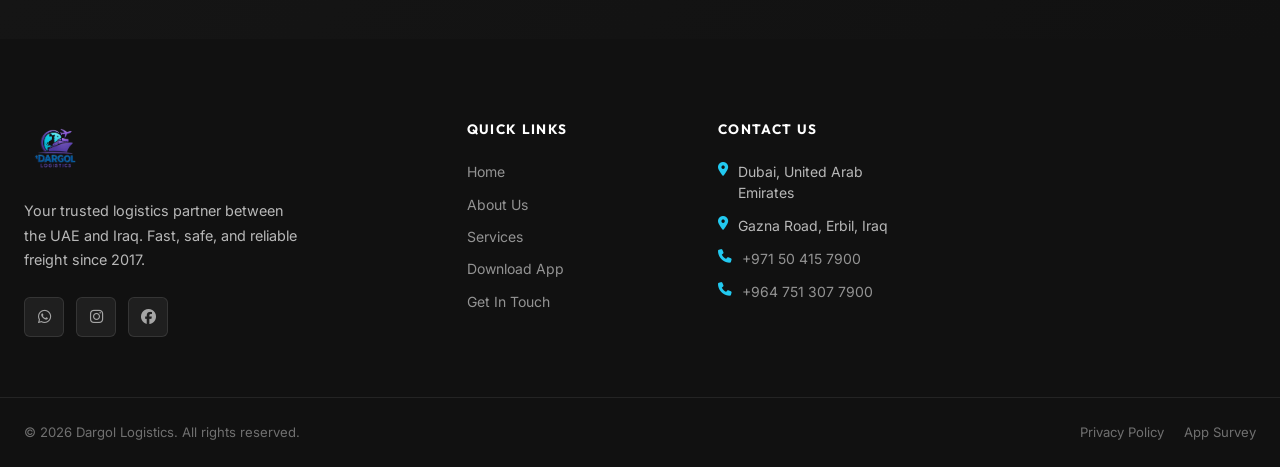
<file: download.html>
﻿<!DOCTYPE html>

<html dir="ltr" lang="en">
<head>
<meta charset="utf-8"/>
<meta content="width=device-width, initial-scale=1.0" name="viewport"/>
<title>Download the App – Dargol Logistics</title>
<meta content="Download the Dargol Logistics app on iOS or Android to track your shipments live, manage orders, and get real-time updates." name="description"/>
<link href="dargollogistics.PNG" rel="icon" type="image/png"/>
<link href="https://fonts.googleapis.com" rel="preconnect"/>
<link crossorigin="" href="https://fonts.gstatic.com" rel="preconnect"/>
<link href="https://fonts.googleapis.com/css2?family=Inter:wght@300;400;500;600;700;800;900&amp;family=Outfit:wght@300;400;600;700;800;900&amp;display=swap" rel="stylesheet"/>
<link href="https://cdnjs.cloudflare.com/ajax/libs/font-awesome/6.5.0/css/all.min.css" rel="stylesheet">
<link href="css/style.css" rel="stylesheet">
<style>
    /* ── App Download Page Exclusive Styles ── */
    .app-hero {
      min-height: 100vh;
      display: flex;
      align-items: center;
      background: linear-gradient(145deg, var(--gray-900) 0%, var(--purple-900) 45%, var(--navy-dark) 100%);
      position: relative;
      overflow: hidden;
      padding-top: var(--navbar-h);
    }
    .app-hero::before {
      content: '';
      position: absolute;
      inset: 0;
      background:
        radial-gradient(ellipse 70% 70% at 80% 40%, rgba(124,58,237,0.28), transparent),
        radial-gradient(ellipse 50% 50% at 10% 70%, rgba(6,182,212,0.18), transparent),
        radial-gradient(ellipse 40% 40% at 50% 90%, rgba(91,33,182,0.15), transparent);
      pointer-events: none;
    }

    /* Animated grid lines */
    .app-hero::after {
      content: '';
      position: absolute;
      inset: 0;
      background-image:
        linear-gradient(rgba(124,58,237,0.06) 1px, transparent 1px),
        linear-gradient(90deg, rgba(124,58,237,0.06) 1px, transparent 1px);
      background-size: 60px 60px;
      pointer-events: none;
      mask-image: radial-gradient(ellipse at center, black 30%, transparent 80%);
    }

    .app-hero__inner {
      position: relative;
      z-index: 2;
      display: grid;
      grid-template-columns: 1fr 1fr;
      gap: 80px;
      align-items: center;
    }

    .app-hero__left {}

    .app-hero__badge {
      display: inline-flex;
      align-items: center;
      gap: 8px;
      background: rgba(124,58,237,0.2);
      border: 1px solid rgba(124,58,237,0.45);
      color: var(--purple-300);
      font-size: 0.78rem;
      font-weight: 700;
      text-transform: uppercase;
      letter-spacing: 0.1em;
      padding: 6px 16px;
      border-radius: var(--radius-full);
      margin-bottom: 28px;
    }

    .app-hero__title {
      font-family: var(--font-display);
      font-size: clamp(2.4rem, 5vw, 3.8rem);
      font-weight: 900;
      color: var(--white);
      line-height: 1.12;
      margin-bottom: 20px;
    }
    .app-hero__title span {
      background: linear-gradient(135deg, var(--purple-400), var(--cyan-400));
      -webkit-background-clip: text;
      -webkit-text-fill-color: transparent;
      background-clip: text;
    }

    .app-hero__subtitle {
      font-size: 1.1rem;
      color: rgba(255,255,255,0.68);
      line-height: 1.75;
      max-width: 500px;
      margin-bottom: 48px;
    }

    /* Store Buttons */
    .store-buttons {
      display: flex;
      gap: 16px;
      flex-wrap: wrap;
      margin-bottom: 40px;
    }
    .store-btn {
      display: flex;
      align-items: center;
      gap: 14px;
      background: rgba(255,255,255,0.08);
      border: 1.5px solid rgba(255,255,255,0.18);
      border-radius: var(--radius-xl);
      padding: 14px 28px;
      color: var(--white);
      text-decoration: none;
      backdrop-filter: blur(12px);
      transition: all var(--transition);
      min-width: 200px;
    }
    .store-btn:hover {
      background: rgba(255,255,255,0.14);
      border-color: rgba(255,255,255,0.35);
      transform: translateY(-3px);
      box-shadow: 0 16px 40px rgba(0,0,0,0.35);
    }
    .store-btn--ios { background: rgba(0,0,0,0.45); border-color: rgba(255,255,255,0.2); }
    .store-btn--android { background: rgba(1,135,84,0.25); border-color: rgba(1,135,84,0.45); }
    .store-btn--ios:hover { background: rgba(0,0,0,0.6); }
    .store-btn--android:hover { background: rgba(1,135,84,0.4); }

    .store-btn__icon { font-size: 2.2rem; flex-shrink: 0; }
    .store-btn__text { display: flex; flex-direction: column; }
    .store-btn__sub { font-size: 0.68rem; font-weight: 500; opacity: 0.7; text-transform: uppercase; letter-spacing: 0.06em; }
    .store-btn__name { font-family: var(--font-display); font-size: 1.1rem; font-weight: 700; }

    /* Stat pills */
    .app-stats {
      display: flex;
      gap: 20px;
      flex-wrap: wrap;
    }
    .app-stat {
      display: flex;
      align-items: center;
      gap: 10px;
      background: rgba(255,255,255,0.06);
      border: 1px solid rgba(255,255,255,0.1);
      border-radius: var(--radius-full);
      padding: 8px 16px;
      color: rgba(255,255,255,0.8);
      font-size: 0.82rem;
    }
    .app-stat i { color: var(--cyan-400); font-size: 0.85rem; }
    .app-stat strong { color: var(--white); }

    /* Mockup / Real Screenshot */
    .app-hero__right {
      display: flex;
      justify-content: center;
      align-items: center;
      position: relative;
    }
    .phone-mockup {
      position: relative;
      width: 300px;
      animation: float 4s ease-in-out infinite;
    }
    .phone-mockup__screenshot {
      width: 100%;
      height: auto;
      border-radius: 42px;
      box-shadow:
        0 40px 80px rgba(0,0,0,0.55),
        0 0 0 1px rgba(255,255,255,0.08),
        0 0 60px rgba(124,58,237,0.25);
      display: block;
    }

    /* Floating glow orbs around phone */
    .phone-glow {
      position: absolute;
      border-radius: 50%;
      filter: blur(40px);
      pointer-events: none;
    }
    .phone-glow--purple {
      width: 200px; height: 200px;
      background: rgba(124,58,237,0.3);
      top: -40px; left: -60px;
    }
    .phone-glow--cyan {
      width: 160px; height: 160px;
      background: rgba(6,182,212,0.25);
      bottom: 20px; right: -50px;
    }


    /* ── Features Grid ── */
    .app-features {
      padding-block: 96px;
      background: var(--off-white);
    }
    .features-grid {
      display: grid;
      grid-template-columns: repeat(3, 1fr);
      gap: 24px;
    }
    .feature-card {
      background: var(--white);
      border: 1px solid var(--gray-200);
      border-radius: var(--radius-xl);
      padding: 32px 28px;
      transition: all var(--transition);
    }
    .feature-card:hover {
      transform: translateY(-5px);
      box-shadow: var(--shadow-lg);
      border-color: var(--purple-300);
    }
    .feature-card__icon {
      width: 56px;
      height: 56px;
      border-radius: var(--radius-md);
      display: flex;
      align-items: center;
      justify-content: center;
      font-size: 1.3rem;
      color: var(--white);
      margin-bottom: 20px;
    }
    .feature-card__title {
      font-family: var(--font-display);
      font-size: 1rem;
      font-weight: 700;
      color: var(--gray-900);
      margin-bottom: 8px;
    }
    .feature-card__desc {
      font-size: 0.875rem;
      color: var(--gray-500);
      line-height: 1.7;
    }

    /* ── QR Section ── */
    .qr-section {
      padding-block: 80px;
      background: linear-gradient(135deg, var(--gray-900), var(--purple-900));
    }
    .qr-inner {
      display: flex;
      align-items: center;
      justify-content: center;
      gap: 64px;
      flex-wrap: wrap;
    }
    .qr-card {
      background: rgba(255,255,255,0.07);
      border: 1px solid rgba(255,255,255,0.12);
      border-radius: var(--radius-2xl);
      padding: 36px;
      text-align: center;
      color: var(--white);
      backdrop-filter: blur(12px);
      transition: all var(--transition);
      min-width: 220px;
    }
    .qr-card:hover {
      background: rgba(255,255,255,0.12);
      transform: translateY(-4px);
    }
    .qr-icon {
      font-size: 3rem;
      margin-bottom: 16px;
      display: block;
    }
    .qr-card h3 {
      font-family: var(--font-display);
      font-size: 1.1rem;
      font-weight: 800;
      margin-bottom: 8px;
    }
    .qr-card p {
      font-size: 0.82rem;
      color: rgba(255,255,255,0.6);
      margin-bottom: 24px;
      line-height: 1.6;
    }

    @media (max-width: 1024px) {
      .app-hero__inner { grid-template-columns: 1fr; gap: 48px; text-align: center; }
      .app-hero__subtitle { margin-inline: auto; }
      .store-buttons { justify-content: center; }
      .app-stats { justify-content: center; }
      .phone-mockup { width: 240px; }
      .phone-mockup__frame { width: 240px; height: 480px; }
      .features-grid { grid-template-columns: repeat(2, 1fr); }
    }
    @media (max-width: 640px) {
      .store-buttons { flex-direction: column; align-items: stretch; }
      .store-btn { justify-content: center; }
      .features-grid { grid-template-columns: 1fr; }
      .phone-mockup { display: none; }
    }
  </style>
</link></link></head>
<body class="page-download" data-lang="en">
<div class="side-overlay" id="sideOverlay" onclick="closeSideMenu()"></div>
<aside aria-label="Side navigation" class="side-menu" id="sideMenu">
<div class="side-menu__header">
<img alt="Dargol Logistics Logo" class="side-menu__logo" src="images/dargollogistics.PNG"/>
<button aria-label="Close menu" class="side-menu__close" onclick="closeSideMenu()"><i class="fa-solid fa-xmark"></i></button>
</div>
<nav class="side-menu__nav">
<a class="side-nav-link" data-i18n="nav_home" href="index.html"><i class="fa-solid fa-house"></i><span>Home</span></a>
<a class="side-nav-link" data-i18n="nav_about" href="about.html"><i class="fa-solid fa-building"></i><span>About Us</span></a>
<a class="side-nav-link" data-i18n="nav_services" href="services.html"><i class="fa-solid fa-truck-fast"></i><span>Services</span></a>
<a class="side-nav-link active" data-i18n="nav_download" href="download.html"><i class="fa-solid fa-mobile-screen"></i><span>Download App</span></a>
<a class="side-nav-link" data-i18n="nav_blog" href="blog.html"><i class="fa-solid fa-newspaper"></i><span>Blog</span></a>
<a class="side-nav-link" data-i18n="nav_contact" href="contact.html"><i class="fa-solid fa-envelope"></i><span>Get In Touch</span></a>
<a class="side-nav-link" data-i18n="nav_survey" href="survey.html"><i class="fa-solid fa-clipboard-list"></i><span>App Survey</span></a>
<a class="side-nav-link" data-i18n="nav_privacy" href="privacy.html"><i class="fa-solid fa-shield-halved"></i><span>Privacy Policy</span></a>
</nav>
    <!-- Language Switcher -->
    <div class="lang-switcher" id="sideLangSwitcher">
      <p class="lang-switcher__label" data-i18n="change_language">Language</p>
      <div class="lang-switcher__buttons">
        <button class="lang-btn active" data-lang="en" onclick="switchLang('en')">English</button>
        <button class="lang-btn" data-lang="ku" onclick="switchLang('ku')">کوردی</button>
        <button class="lang-btn" data-lang="ar" onclick="switchLang('ar')">العربية</button>
      </div>
    </div>
    <div class="side-menu__contacts">
<a class="wa-link" href="https://wa.me/971504157900" target="_blank"><i class="fa-brands fa-whatsapp"></i> +971 50 415 7900</a>
<a class="wa-link" href="https://wa.me/9647513077900" target="_blank"><i class="fa-brands fa-whatsapp"></i> +964 751 307 7900</a>
</div>
</aside>
<!-- Navbar -->
<header class="navbar" id="mainNavbar">
<div class="navbar__inner container">
<a class="navbar__brand" href="index.html">
<img alt="Dargol Logistics" class="navbar__logo" src="images/dargollogistics.PNG"/>
<span class="navbar__name">DARGOL <span>LOGISTICS</span></span>
</a>
<nav class="navbar__links">
<a class="nav-link" data-i18n="nav_home" href="index.html">Home</a>
<a class="nav-link" data-i18n="nav_about" href="about.html">About</a>
<a class="nav-link" data-i18n="nav_services" href="services.html">Services</a>
<a class="nav-link active" data-i18n="nav_download" href="download.html">Download App</a>
<a class="nav-link" data-i18n="nav_blog" href="blog.html">Blog</a>
<a class="nav-link" data-i18n="nav_contact" href="contact.html">Contact</a>
</nav>
<div class="navbar__actions">
<a class="btn btn--primary btn--sm" data-i18n="nav_get_app" href="download.html"><i class="fa-solid fa-mobile-screen"></i> Get the App</a>
        <div class="lang-dropdown" id="langDropdown">
          <button class="lang-dropdown__toggle" id="langDropdownToggle" onclick="toggleLangDropdown()" aria-label="Change language">
            <span id="langDropdownLabel">English</span>
            <i class="fa-solid fa-chevron-down"></i>
          </button>
          <div class="lang-dropdown__menu" id="langDropdownMenu">
            <button class="lang-dropdown__item active" data-lang="en" onclick="switchLang('en');closeLangDropdown()">English</button>
            <button class="lang-dropdown__item" data-lang="ku" onclick="switchLang('ku');closeLangDropdown()">کوردی</button>
            <button class="lang-dropdown__item" data-lang="ar" onclick="switchLang('ar');closeLangDropdown()">العربية</button>
          </div>
        </div>
<button class="hamburger" onclick="openSideMenu()"><span></span><span></span><span></span></button>
</div>
</div>
</header>
<!-- ═══ APP HERO ═══ -->
<section class="app-hero">
<div class="container">
<div class="app-hero__inner">
<!-- Left content -->
<div class="app-hero__left">
<div class="app-hero__badge">
<i class="fa-solid fa-mobile-screen"></i> <span data-i18n="dl_hero_badge">Now Available</span>
          </div>
<h1 class="app-hero__title" data-i18n="dl_hero_title">
            Track Your Shipment<br/>
<span>Live — In Your Pocket</span>
</h1>
<p class="app-hero__subtitle" data-i18n="dl_hero_subtitle">
            Download the Dargol Logistics app to create an account, track your shipments in real time, receive instant notifications, and manage all your freight from Dubai to Erbil — right from your phone.
          </p>
<!-- Store Buttons -->
<div class="store-buttons">
<a class="store-btn store-btn--ios" href="https://apps.apple.com/iq/app/dargol-logistics/id6765804673" id="appStoreBtn" rel="noopener" target="_blank">
<span class="store-btn__icon"><i class="fa-brands fa-apple"></i></span>
<span class="store-btn__text">
<span class="store-btn__sub" data-i18n="dl_store_ios_sub">Download on the</span>
<span class="store-btn__name">App Store</span>
</span>
</a>
<a class="store-btn store-btn--android" href="https://play.google.com/store/apps/details?id=com.dargol.logistics&amp;hl=en" id="playStoreBtn" rel="noopener" target="_blank">
<span class="store-btn__icon"><i class="fa-brands fa-google-play"></i></span>
<span class="store-btn__text">
<span class="store-btn__sub" data-i18n="dl_store_and_sub">Get it on</span>
<span class="store-btn__name">Google Play</span>
</span>
</a>
</div>
<!-- Quick stats -->
<div class="app-stats">
<div class="app-stat"><i class="fa-solid fa-star"></i> <strong data-i18n="dl_stat_rate1">4.8</strong> <span data-i18n="dl_stat_rate2">App Rating</span></div>
<div class="app-stat"><i class="fa-solid fa-download"></i> <strong data-i18n="dl_stat_dl1">5K+</strong> <span data-i18n="dl_stat_dl2">Downloads</span></div>
<div class="app-stat"><i class="fa-solid fa-shield-halved"></i> <span data-i18n="dl_stat_free">Free to Download</span></div>
</div>
        </div>
        <!-- Right: Real App Screenshot -->
        <div class="app-hero__right">
          <div class="phone-glow phone-glow--purple"></div>
          <div class="phone-glow phone-glow--cyan"></div>
          <div class="phone-mockup">
            <img
              src="images/IMG_2004.PNG"
              alt="Dargol Logistics App – My Shipments Screen"
              class="phone-mockup__screenshot"
            />
          </div>
        </div>
      </div>
    </div>
</section>

<!-- ═══ APP FEATURES ═══ -->
<section class="app-features">
<div class="container">
<div class="section-header">
<div class="section-tag"><i class="fa-solid fa-stars"></i> <span data-i18n="dl_feat_tag">App Features</span></div>
<h2 class="section-title" data-i18n="dl_feat_title">Everything You Need, in One App</h2>
<p class="section-subtitle" data-i18n="dl_feat_subtitle">The Dargol Logistics app puts full control of your freight at your fingertips.</p>
</div>
<div class="features-grid">
<div class="feature-card reveal">
<div class="feature-card__icon" style="background: var(--gradient-primary); box-shadow: var(--shadow-purple);">
<i class="fa-solid fa-location-dot"></i>
</div>
<div class="feature-card__title" data-i18n="dl_feat1_title">Live GPS Shipment Tracking</div>
<div class="feature-card__desc" data-i18n="dl_feat1_desc">See exactly where your cargo is at every moment — from Dubai warehouse to your door in Erbil. Updated every 2 hours on the route.</div>
</div>
<div class="feature-card reveal reveal--delay-1">
<div class="feature-card__icon" style="background: linear-gradient(135deg, var(--cyan-600), var(--blue-500)); box-shadow: var(--shadow-cyan);">
<i class="fa-solid fa-bell"></i>
</div>
<div class="feature-card__title" data-i18n="dl_feat2_title">Instant Push Notifications</div>
<div class="feature-card__desc" data-i18n="dl_feat2_desc">Get notified the moment your shipment clears customs, crosses the border, or reaches Erbil — before you even ask.</div>
</div>
<div class="feature-card reveal reveal--delay-2">
<div class="feature-card__icon" style="background: linear-gradient(135deg, #0f766e, #0891b2);">
<i class="fa-solid fa-user-circle"></i>
</div>
<div class="feature-card__title" data-i18n="dl_feat3_title">Personal Account Dashboard</div>
<div class="feature-card__desc" data-i18n="dl_feat3_desc">Register once, manage everything. View all your shipments, history, invoices, and contact our team — all from your profile.</div>
</div>
<div class="feature-card reveal reveal--delay-3">
<div class="feature-card__icon" style="background: linear-gradient(135deg, #9333ea, #ec4899);">
<i class="fa-solid fa-comments"></i>
</div>
<div class="feature-card__title" data-i18n="dl_feat4_title">In-App Support Chat</div>
<div class="feature-card__desc" data-i18n="dl_feat4_desc">Message our Dubai or Erbil team directly inside the app. No need to switch to WhatsApp — support is built in.</div>
</div>
<div class="feature-card reveal reveal--delay-4">
<div class="feature-card__icon" style="background: linear-gradient(135deg, #d97706, #f59e0b);">
<i class="fa-solid fa-file-invoice"></i>
</div>
<div class="feature-card__title" data-i18n="dl_feat5_title">Digital Bills &amp; Documents</div>
<div class="feature-card__desc" data-i18n="dl_feat5_desc">Access your Bill of Lading, customs declarations, and invoices instantly. Download or share them directly from the app.</div>
</div>
<div class="feature-card reveal reveal--delay-5">
<div class="feature-card__icon" style="background: linear-gradient(135deg, #16a34a, #059669);">
<i class="fa-solid fa-boxes-stacked"></i>
</div>
<div class="feature-card__title" data-i18n="dl_feat6_title">Multi-Shipment Dashboard</div>
<div class="feature-card__desc" data-i18n="dl_feat6_desc">Tracking multiple packages? See all your active shipments on one screen. Perfect for businesses and regular Shein shoppers.</div>
</div>
</div>
</div>
</section>
<!-- ═══ HOW IT WORKS ═══ -->
<section class="section">
<div class="container">
<div class="section-header">
<div class="section-tag"><i class="fa-solid fa-list-ol"></i> <span data-i18n="dl_step_tag">Get Started</span></div>
<h2 class="section-title" data-i18n="dl_step_title">How It Works</h2>
<p class="section-subtitle" data-i18n="dl_step_subtitle">Tracking your Dargol shipment is easy. Three steps and you're live.</p>
</div>
<div style="display: grid; grid-template-columns: repeat(3, 1fr); gap: 32px;">
<div class="reveal" style="text-align: center; padding: 40px 28px;">
<div style="width: 72px; height: 72px; border-radius: 50%; background: var(--gradient-primary); color: var(--white); font-family: var(--font-display); font-size: 1.5rem; font-weight: 900; display: flex; align-items: center; justify-content: center; margin: 0 auto 24px; box-shadow: var(--shadow-purple);">1</div>
<h3 style="font-family: var(--font-display); font-size: 1.15rem; font-weight: 800; color: var(--gray-900); margin-bottom: 10px;" data-i18n="dl_step1_title">Download the App</h3>
<p style="font-size: 0.875rem; color: var(--gray-500); line-height: 1.7;" data-i18n="dl_step1_desc">Get the Dargol Logistics app free from the App Store (iOS) or Google Play (Android).</p>
</div>
<div class="reveal reveal--delay-2" style="text-align: center; padding: 40px 28px;">
<div style="width: 72px; height: 72px; border-radius: 50%; background: linear-gradient(135deg, var(--cyan-600), var(--blue-500)); color: var(--white); font-family: var(--font-display); font-size: 1.5rem; font-weight: 900; display: flex; align-items: center; justify-content: center; margin: 0 auto 24px; box-shadow: var(--shadow-cyan);">2</div>
<h3 style="font-family: var(--font-display); font-size: 1.15rem; font-weight: 800; color: var(--gray-900); margin-bottom: 10px;" data-i18n="dl_step2_title">Create Your Account</h3>
<p style="font-size: 0.875rem; color: var(--gray-500); line-height: 1.7;" data-i18n="dl_step2_desc">Register with your phone number and name. It takes less than a minute to set up your Dargol account.</p>
</div>
<div class="reveal reveal--delay-4" style="text-align: center; padding: 40px 28px;">
<div style="width: 72px; height: 72px; border-radius: 50%; background: linear-gradient(135deg, #16a34a, #0891b2); color: var(--white); font-family: var(--font-display); font-size: 1.5rem; font-weight: 900; display: flex; align-items: center; justify-content: center; margin: 0 auto 24px;">3</div>
<h3 style="font-family: var(--font-display); font-size: 1.15rem; font-weight: 800; color: var(--gray-900); margin-bottom: 10px;" data-i18n="dl_step3_title">Track Live</h3>
<p style="font-size: 0.875rem; color: var(--gray-500); line-height: 1.7;" data-i18n="dl_step3_desc">See all your shipments live. Get alerts, chat with our team, and manage your freight end-to-end.</p>
</div>
</div>
</div>
</section>
<!-- ═══ DOWNLOAD CTA SECTION ═══ -->
<section class="qr-section">
<div class="container">
<div style="text-align: center; margin-bottom: 56px;">
<div class="section-tag" style="background: rgba(124,58,237,0.2); border-color: rgba(124,58,237,0.4); color: var(--purple-300);" data-i18n="dl_cta_tag">Download Now — It's Free</div>
<h2 style="font-family: var(--font-display); font-size: 2.4rem; font-weight: 900; color: var(--white); margin-bottom: 12px;" data-i18n="dl_cta_title">Get the Dargol App Today</h2>
<p style="color: rgba(255,255,255,0.6); max-width: 500px; margin: 0 auto; font-size: 1rem; line-height: 1.7;" data-i18n="dl_cta_desc">Available on iPhone and Android. Free to download, free to use. Create your account and start tracking in minutes.</p>
</div>
<div class="qr-inner">
<div class="qr-card">
<span class="qr-icon"><i class="fa-brands fa-apple"></i></span>
<h3 data-i18n="dl_cta_ios_title">iOS — App Store</h3>
<p data-i18n="dl_cta_ios_desc">For iPhone and iPad users. Download from the Apple App Store.</p>
<a class="btn btn--primary" href="https://apps.apple.com/iq/app/dargol-logistics/id6765804673" rel="noopener" style="width: 100%; justify-content: center;" target="_blank">
<i class="fa-brands fa-apple"></i> <span data-i18n="dl_cta_ios_btn">Download for iOS</span>
          </a>
</div>
<div style="color: rgba(255,255,255,0.25); font-family: var(--font-display); font-size: 1rem; font-weight: 700;" data-i18n="dl_cta_or">OR</div>
<div class="qr-card">
<span class="qr-icon" style="color: #34a853;"><i class="fa-brands fa-google-play"></i></span>
<h3 data-i18n="dl_cta_and_title">Android — Google Play</h3>
<p data-i18n="dl_cta_and_desc">For all Android phones and tablets. Get it on Google Play Store.</p>
<a class="btn btn--primary" href="https://play.google.com/store/apps/details?id=com.dargol.logistics&amp;hl=en" rel="noopener" style="width: 100%; justify-content: center; background: linear-gradient(135deg, #0f9d58, #0891b2);" target="_blank">
<i class="fa-brands fa-google-play"></i> <span data-i18n="dl_cta_and_btn">Download for Android</span>
          </a>
</div>
</div>
</div>
</section>
<!-- Footer -->
<footer class="footer">
<div class="footer__main container">
<div class="footer__brand">
<img alt="Dargol Logistics" class="footer__logo" src="images/dargollogistics.PNG"/>
<p data-i18n="footer_about">Your trusted logistics partner between the UAE and Iraq. Fast, safe, and reliable freight since 2017.</p>
<div class="footer__socials">
<a aria-label="WhatsApp" href="https://wa.me/971504157900" target="_blank"><i class="fa-brands fa-whatsapp"></i></a>
<a aria-label="Instagram" href="https://www.instagram.com/dargollogistics?igsh=M21uc2piYWtsaDI0" target="_blank"><i class="fa-brands fa-instagram"></i></a>
<a aria-label="Facebook" href="https://www.facebook.com/share/1GXfdihBxV/?mibextid=wwXIfr" target="_blank"><i class="fa-brands fa-facebook"></i></a>
</div>
</div>
<div class="footer__links">
<h4 data-i18n="footer_quick">Quick Links</h4>
<ul>
<li><a data-i18n="nav_home" href="index.html">Home</a></li>
<li><a data-i18n="nav_about" href="about.html">About Us</a></li>
<li><a data-i18n="nav_services" href="services.html">Services</a></li>
<li><a data-i18n="nav_download" href="download.html">Download App</a></li>
<li><a data-i18n="nav_contact" href="contact.html">Contact</a></li>
</ul>
</div>
<div class="footer__contact">
<h4 data-i18n="footer_contact">Contact Us</h4>
<div class="footer__contact-item"><i class="fa-solid fa-location-dot"></i><span data-i18n="footer_addr1">Dubai, United Arab Emirates</span></div>
<div class="footer__contact-item"><i class="fa-solid fa-location-dot"></i><span data-i18n="footer_addr2">Gazna Road, Erbil, Iraq</span></div>
<a class="footer__contact-item footer__contact-item--link" href="tel:+971504157900"><i class="fa-solid fa-phone"></i><span>+971 50 415 7900</span></a>
<a class="footer__contact-item footer__contact-item--link" href="tel:+9647513077900"><i class="fa-solid fa-phone"></i><span>+964 751 307 7900</span></a>
</div>
</div>
<div class="footer__bottom">
<div class="container">
<p>© 2026 Dargol Logistics. All rights reserved.</p>
<div class="footer__bottom-links">
<a href="privacy.html">Privacy Policy</a>
<a href="survey.html">App Survey</a>
</div>
</div>
</div>
</footer>
<button class="back-to-top" id="backToTop" onclick="scrollToTop()"><i class="fa-solid fa-chevron-up"></i></button>
<script src="js/i18n.js"></script>
<script src="js/main.js"></script>
</body>
</html>
</file>
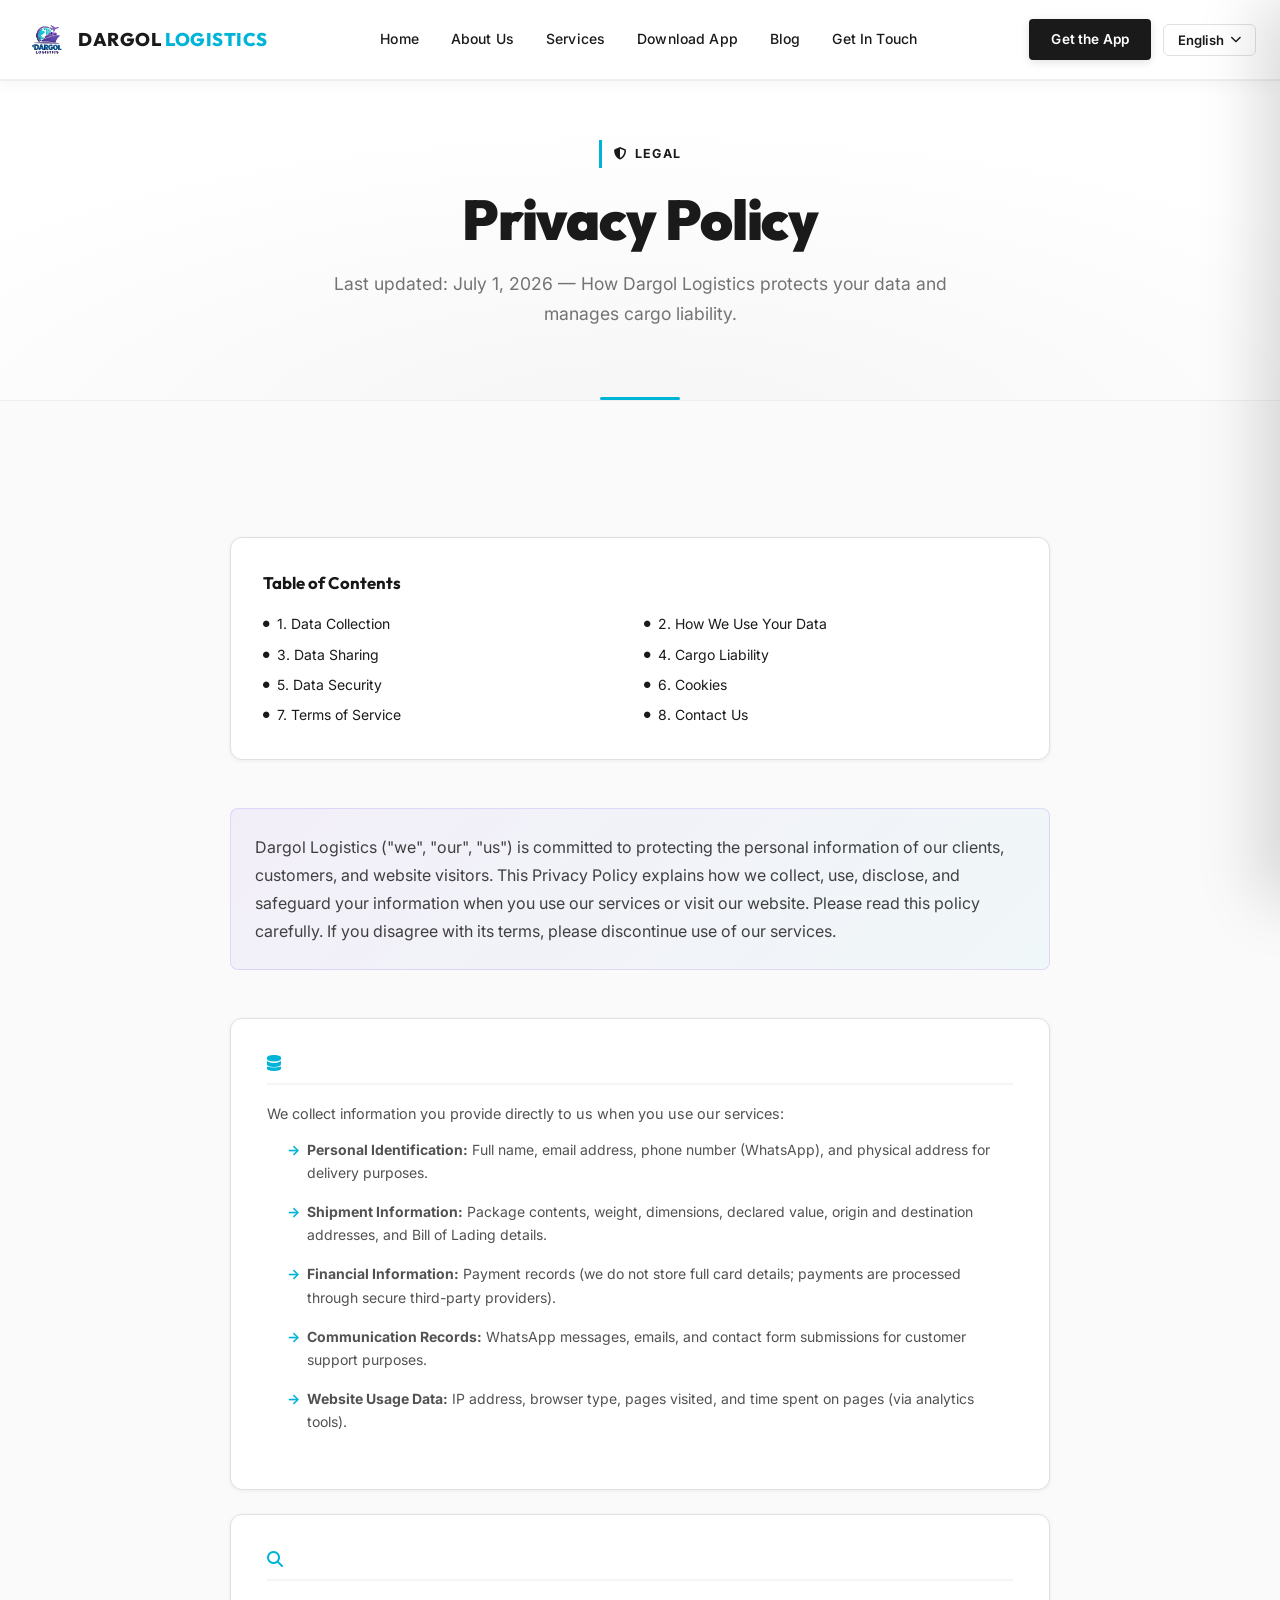
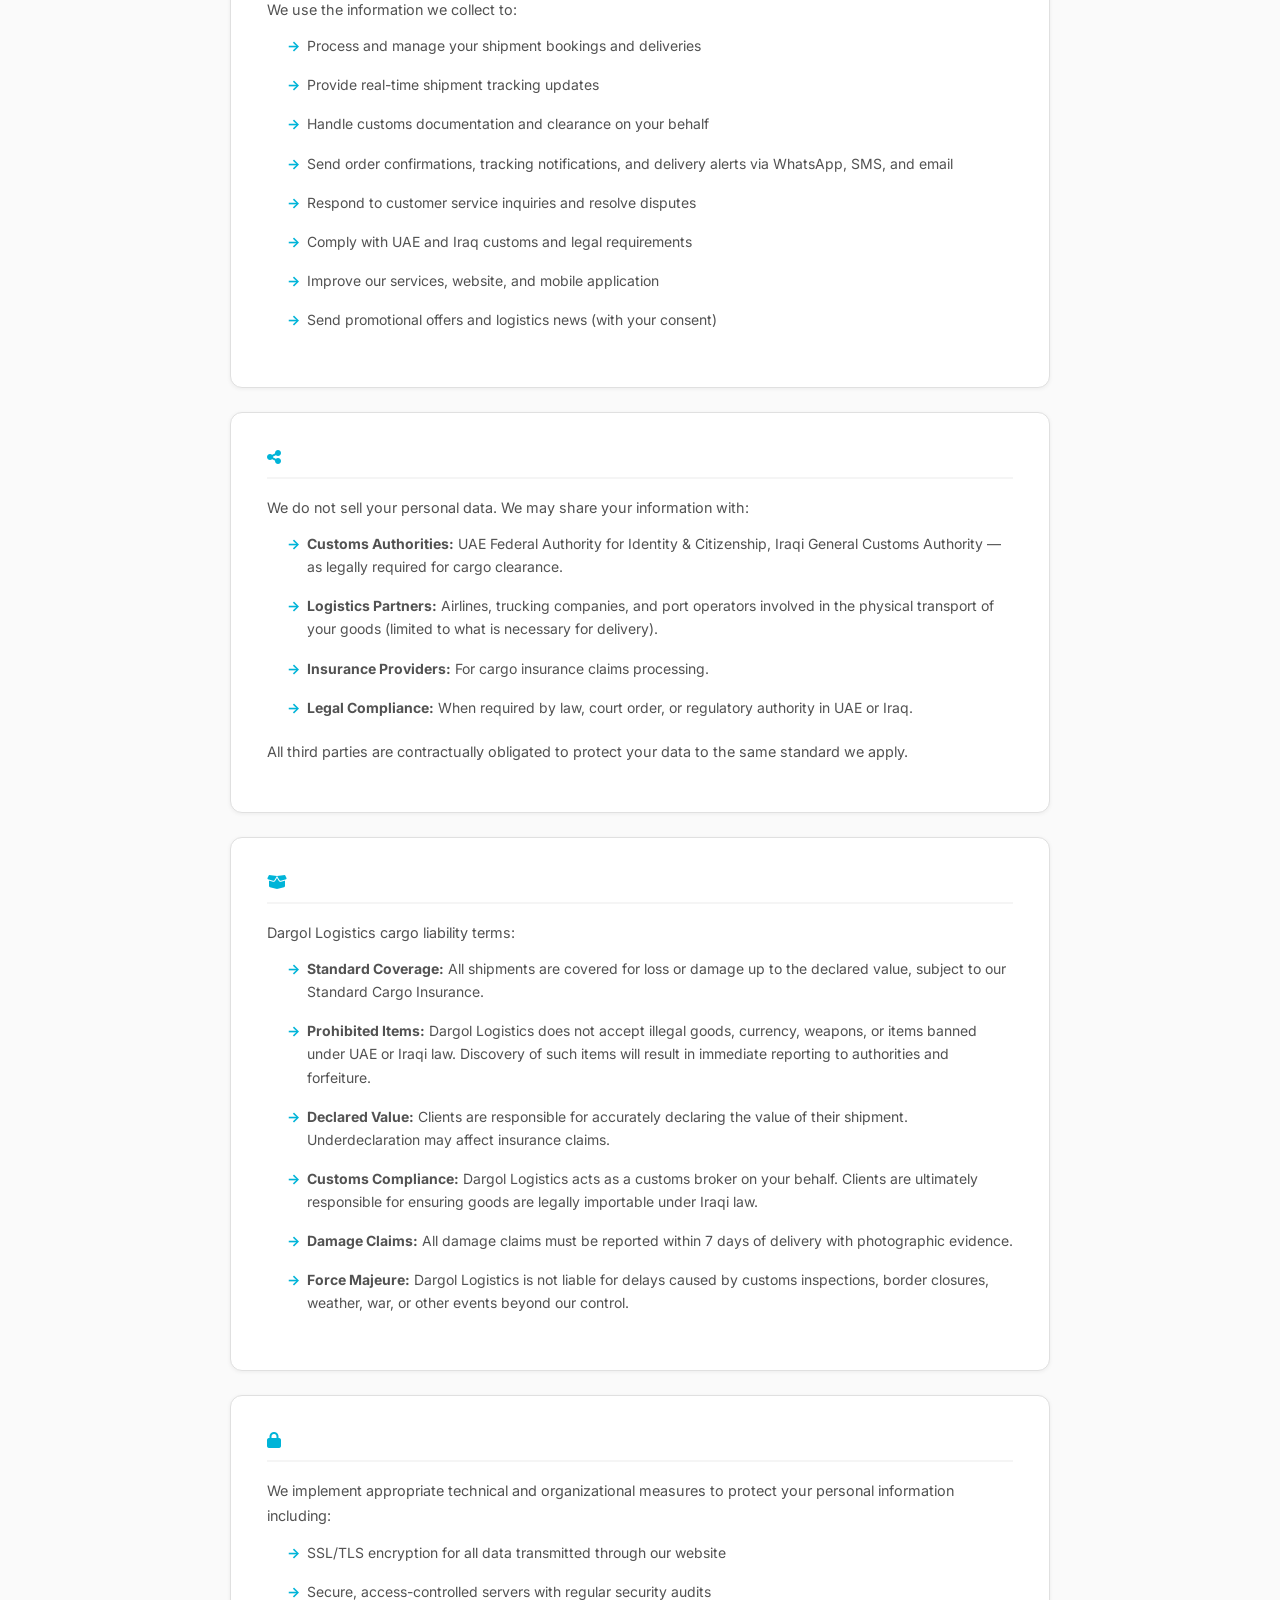
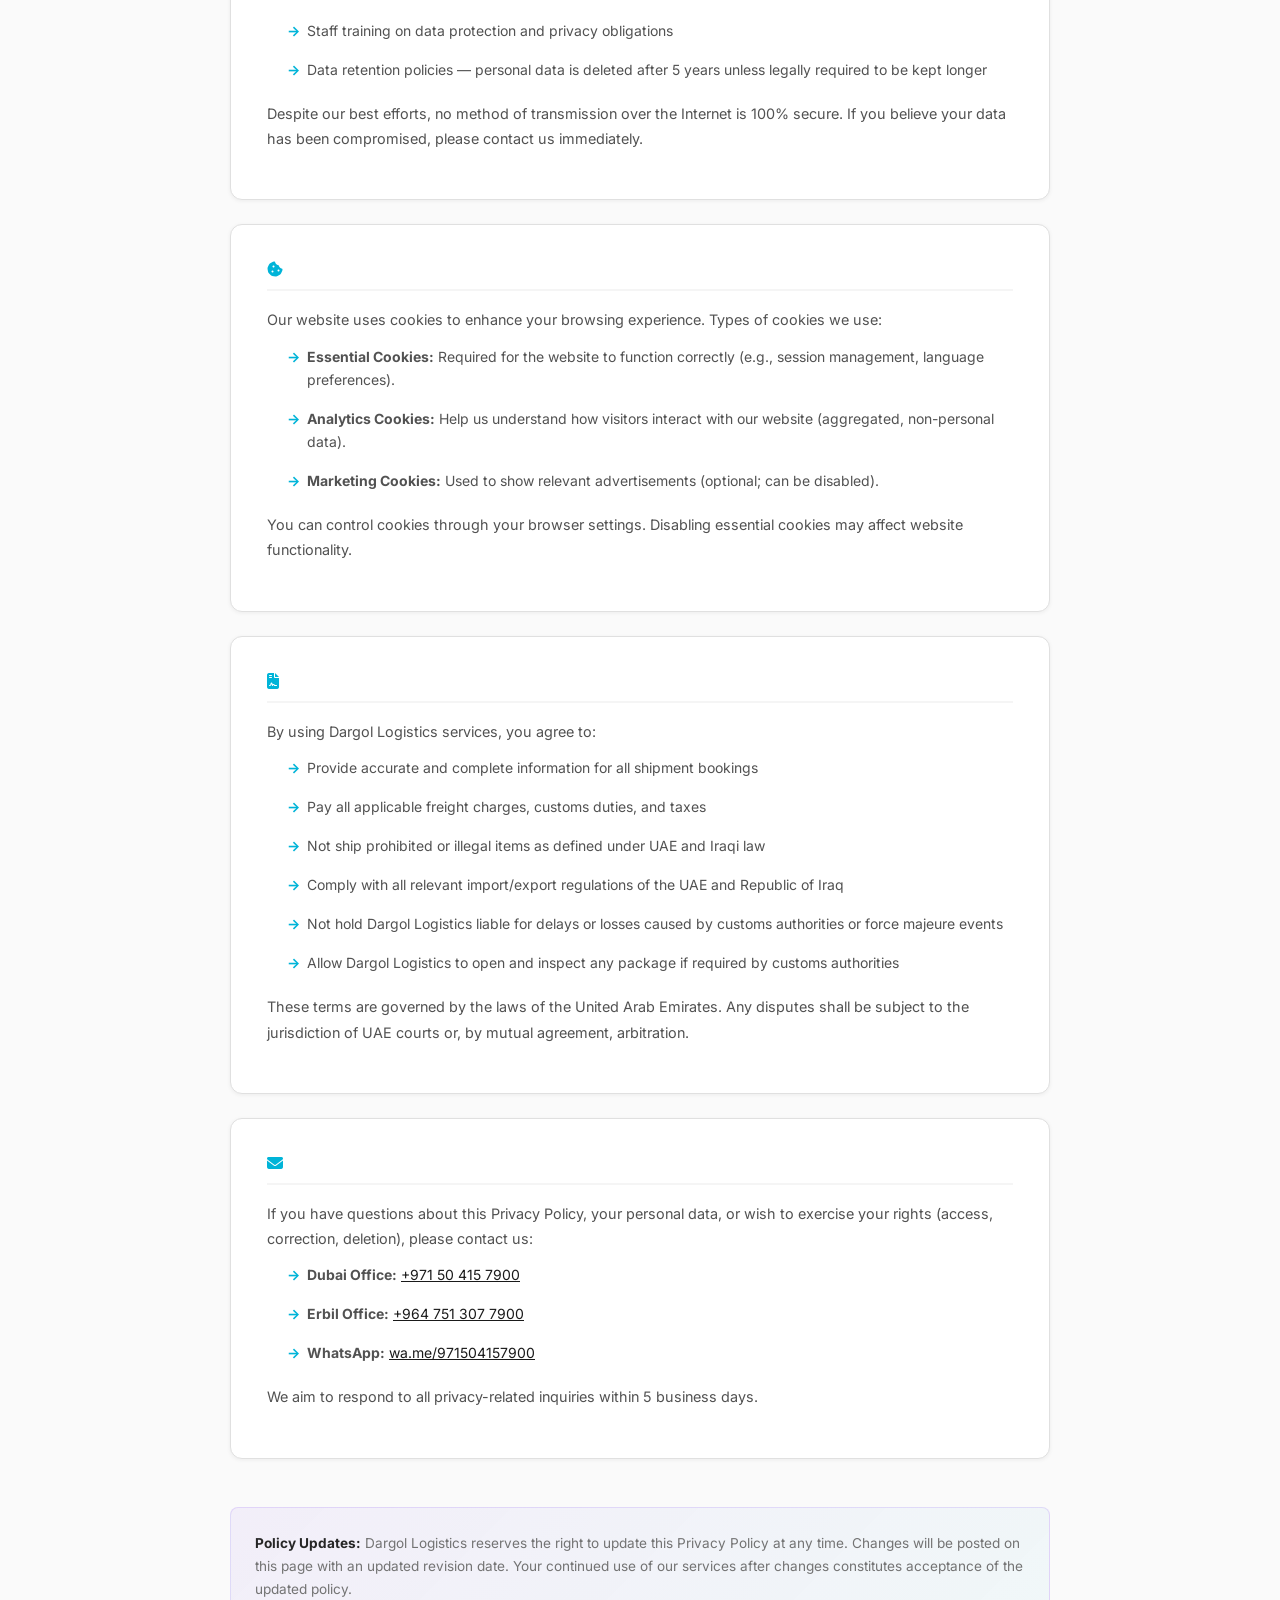
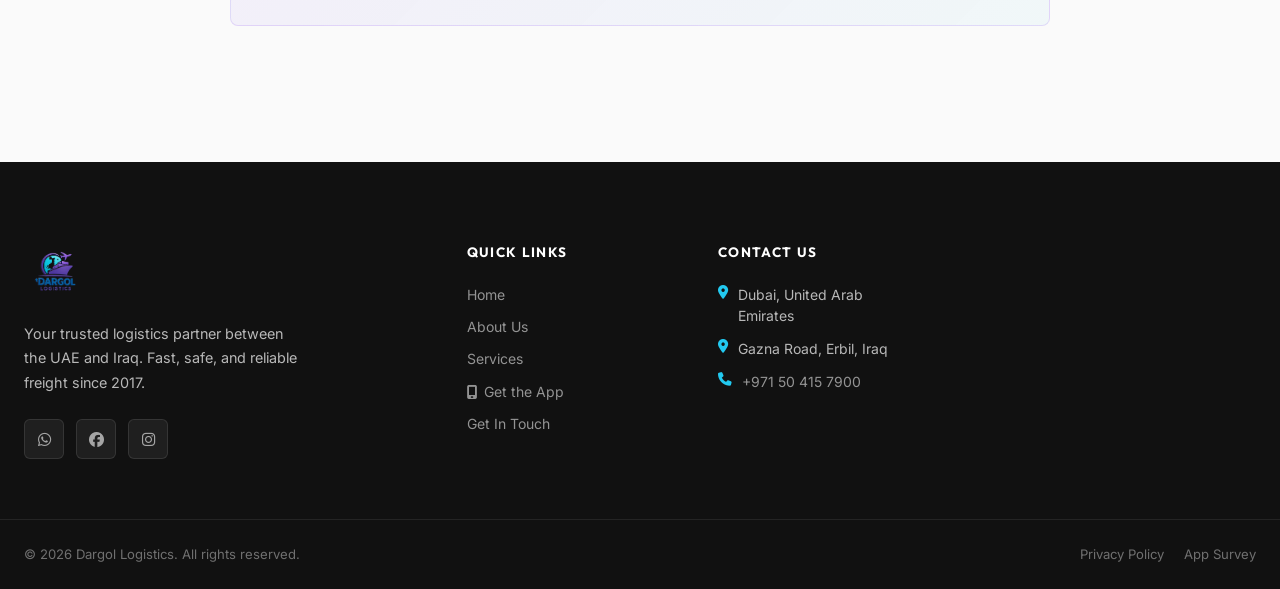
<file: privacy.html>
﻿<!DOCTYPE html>

<html dir="ltr" lang="en">
<head>
<meta charset="utf-8"/>
<meta content="width=device-width, initial-scale=1.0" name="viewport"/>
<title>Privacy Policy – Dargol Logistics</title>
<meta content="Dargol Logistics privacy policy — how we collect, use, and protect your personal data, cargo information, and terms of service." name="description"/>
<link href="dargollogistics.PNG" rel="icon" type="image/png"/>
<link href="https://fonts.googleapis.com" rel="preconnect"/>
<link crossorigin="" href="https://fonts.gstatic.com" rel="preconnect"/>
<link href="https://fonts.googleapis.com/css2?family=Inter:wght@300;400;500;600;700;800;900&amp;family=Outfit:wght@300;400;600;700;800;900&amp;display=swap" rel="stylesheet"/>
<link href="https://cdnjs.cloudflare.com/ajax/libs/font-awesome/6.5.0/css/all.min.css" rel="stylesheet">
<link href="css/style.css" rel="stylesheet">
</link></link></head>
<body class="page-privacy" data-lang="en">
<div class="side-overlay" id="sideOverlay" onclick="closeSideMenu()"></div>
<aside class="side-menu" id="sideMenu">
<div class="side-menu__header">
<img alt="Dargol Logistics" class="side-menu__logo" src="images/dargollogistics.PNG"/>
<button class="side-menu__close" onclick="closeSideMenu()"><i class="fa-solid fa-xmark"></i></button>
</div>
<nav class="side-menu__nav">
<a class="side-nav-link" data-i18n="nav_home" href="index.html"><i class="fa-solid fa-house"></i><span>Home</span></a>
<a class="side-nav-link" data-i18n="nav_about" href="about.html"><i class="fa-solid fa-building"></i><span>About Us</span></a>
<a class="side-nav-link" data-i18n="nav_services" href="services.html"><i class="fa-solid fa-truck-fast"></i><span>Services</span></a>
<a class="side-nav-link" data-i18n="nav_download" href="download.html"><i class="fa-solid fa-mobile-screen"></i><span>Download App</span></a>
<a class="side-nav-link" data-i18n="nav_blog" href="blog.html"><i class="fa-solid fa-newspaper"></i><span>Blog</span></a>
<a class="side-nav-link" data-i18n="nav_contact" href="contact.html"><i class="fa-solid fa-envelope"></i><span>Get In Touch</span></a>
<a class="side-nav-link" data-i18n="nav_survey" href="survey.html"><i class="fa-solid fa-clipboard-list"></i><span>App Survey</span></a>
<a class="side-nav-link active" data-i18n="nav_privacy" href="privacy.html"><i class="fa-solid fa-shield-halved"></i><span>Privacy Policy</span></a>
</nav>
    <!-- Language Switcher -->
    <div class="lang-switcher" id="sideLangSwitcher">
      <p class="lang-switcher__label" data-i18n="change_language">Language</p>
      <div class="lang-switcher__buttons">
        <button class="lang-btn active" data-lang="en" onclick="switchLang('en')">English</button>
        <button class="lang-btn" data-lang="ku" onclick="switchLang('ku')">کوردی</button>
        <button class="lang-btn" data-lang="ar" onclick="switchLang('ar')">العربية</button>
      </div>
    </div>
    <div class="side-menu__contacts">
<a class="wa-link" href="https://wa.me/971504157900" target="_blank"><i class="fa-brands fa-whatsapp"></i> +971 50 415 7900</a>
<a class="wa-link" href="https://wa.me/9647513077900" target="_blank"><i class="fa-brands fa-whatsapp"></i> +964 751 307 7900</a>
</div>
</aside>
<header class="navbar" id="mainNavbar">
<div class="navbar__inner container">
<a class="navbar__brand" href="index.html">
<img alt="Dargol Logistics" class="navbar__logo" src="images/dargollogistics.PNG"/>
<span class="navbar__name">DARGOL <span>LOGISTICS</span></span>
</a>
<nav class="navbar__links">
<a class="nav-link" data-i18n="nav_home" href="index.html">Home</a>
<a class="nav-link" data-i18n="nav_about" href="about.html">About</a>
<a class="nav-link" data-i18n="nav_services" href="services.html">Services</a>
<a class="nav-link" data-i18n="nav_download" href="download.html">Download App</a>
<a class="nav-link" data-i18n="nav_blog" href="blog.html">Blog</a>
<a class="nav-link" data-i18n="nav_contact" href="contact.html">Contact</a>
</nav>
<div class="navbar__actions">
<a class="btn btn--primary btn--sm" data-i18n="nav_get_app" href="download.html"><i class="fa-solid fa-mobile-screen"></i> Get the App</a>
        <div class="lang-dropdown" id="langDropdown">
          <button class="lang-dropdown__toggle" id="langDropdownToggle" onclick="toggleLangDropdown()" aria-label="Change language">
            <span id="langDropdownLabel">English</span>
            <i class="fa-solid fa-chevron-down"></i>
          </button>
          <div class="lang-dropdown__menu" id="langDropdownMenu">
            <button class="lang-dropdown__item active" data-lang="en" onclick="switchLang('en');closeLangDropdown()">English</button>
            <button class="lang-dropdown__item" data-lang="ku" onclick="switchLang('ku');closeLangDropdown()">کوردی</button>
            <button class="lang-dropdown__item" data-lang="ar" onclick="switchLang('ar');closeLangDropdown()">العربية</button>
          </div>
        </div>
<button class="hamburger" onclick="openSideMenu()"><span></span><span></span><span></span></button>
</div>
</div>
</header>
<!-- Page Hero -->
<section class="page-hero">
<div class="container page-hero__content">
<div class="page-hero__tag"><i class="fa-solid fa-shield-halved"></i> <span data-i18n="priv_hero_tag">Legal</span></div>
<h1 class="page-hero__title" data-i18n="priv_hero_title">Privacy Policy</h1>
<p class="page-hero__subtitle" data-i18n="priv_hero_subtitle">Last updated: July 1, 2026 — How Dargol Logistics protects your data and manages cargo liability.</p>
</div>
</section>
<!-- Privacy Content -->
<section class="section" style="background:var(--off-white);">
<div class="container">
<div class="privacy-content">
<!-- Table of Contents -->
<div style="background:var(--white); border:1px solid var(--gray-200); border-radius:var(--radius-xl); padding:32px; margin-bottom:48px; box-shadow:var(--shadow-sm);">
<h3 style="font-family:var(--font-display); font-size:1.05rem; font-weight:700; color:var(--gray-900); margin-bottom:16px;" data-i18n="priv_toc_title">Table of Contents</h3>
<div style="display:grid; grid-template-columns:1fr 1fr; gap:8px;">
<a href="#data-collection" style="color:var(--purple-600); font-size:0.875rem; display:flex; align-items:center; gap:8px;"><i class="fa-solid fa-circle" style="font-size:0.4rem;"></i> <span data-i18n="priv_toc_1">1. Data Collection</span></a>
<a href="#data-use" style="color:var(--purple-600); font-size:0.875rem; display:flex; align-items:center; gap:8px;"><i class="fa-solid fa-circle" style="font-size:0.4rem;"></i> <span data-i18n="priv_toc_2">2. How We Use Your Data</span></a>
<a href="#data-sharing" style="color:var(--purple-600); font-size:0.875rem; display:flex; align-items:center; gap:8px;"><i class="fa-solid fa-circle" style="font-size:0.4rem;"></i> <span data-i18n="priv_toc_3">3. Data Sharing</span></a>
<a href="#cargo-liability" style="color:var(--purple-600); font-size:0.875rem; display:flex; align-items:center; gap:8px;"><i class="fa-solid fa-circle" style="font-size:0.4rem;"></i> <span data-i18n="priv_toc_4">4. Cargo Liability</span></a>
<a href="#data-security" style="color:var(--purple-600); font-size:0.875rem; display:flex; align-items:center; gap:8px;"><i class="fa-solid fa-circle" style="font-size:0.4rem;"></i> <span data-i18n="priv_toc_5">5. Data Security</span></a>
<a href="#cookies" style="color:var(--purple-600); font-size:0.875rem; display:flex; align-items:center; gap:8px;"><i class="fa-solid fa-circle" style="font-size:0.4rem;"></i> <span data-i18n="priv_toc_6">6. Cookies</span></a>
<a href="#terms" style="color:var(--purple-600); font-size:0.875rem; display:flex; align-items:center; gap:8px;"><i class="fa-solid fa-circle" style="font-size:0.4rem;"></i> <span data-i18n="priv_toc_7">7. Terms of Service</span></a>
<a href="#contact-privacy" style="color:var(--purple-600); font-size:0.875rem; display:flex; align-items:center; gap:8px;"><i class="fa-solid fa-circle" style="font-size:0.4rem;"></i> <span data-i18n="priv_toc_8">8. Contact Us</span></a>
</div>
</div>
<!-- Introduction -->
<div style="background:linear-gradient(135deg, rgba(124,58,237,0.06), rgba(6,182,212,0.04)); border:1px solid rgba(124,58,237,0.15); border-radius:var(--radius-lg); padding:24px; margin-bottom:48px;">
<p style="color:var(--gray-700); line-height:1.75; margin:0;" data-i18n="priv_intro_txt">
            Dargol Logistics ("we", "our", "us") is committed to protecting the personal information of our clients, customers, and website visitors. This Privacy Policy explains how we collect, use, disclose, and safeguard your information when you use our services or visit our website. Please read this policy carefully. If you disagree with its terms, please discontinue use of our services.
          </p>
</div>
<div class="privacy-section" id="data-collection">
<h2 data-i18n="priv_s1_title"><i class="fa-solid fa-database"></i> 1. Information We Collect</h2>
<p data-i18n="priv_s1_desc">We collect information you provide directly to us when you use our services:</p>
<ul>
<li><strong data-i18n="priv_s1_li1_str">Personal Identification:</strong> <span data-i18n="priv_s1_li1_txt">Full name, email address, phone number (WhatsApp), and physical address for delivery purposes.</span></li>
<li><strong data-i18n="priv_s1_li2_str">Shipment Information:</strong> <span data-i18n="priv_s1_li2_txt">Package contents, weight, dimensions, declared value, origin and destination addresses, and Bill of Lading details.</span></li>
<li><strong data-i18n="priv_s1_li3_str">Financial Information:</strong> <span data-i18n="priv_s1_li3_txt">Payment records (we do not store full card details; payments are processed through secure third-party providers).</span></li>
<li><strong data-i18n="priv_s1_li4_str">Communication Records:</strong> <span data-i18n="priv_s1_li4_txt">WhatsApp messages, emails, and contact form submissions for customer support purposes.</span></li>
<li><strong data-i18n="priv_s1_li5_str">Website Usage Data:</strong> <span data-i18n="priv_s1_li5_txt">IP address, browser type, pages visited, and time spent on pages (via analytics tools).</span></li>
</ul>
</div>
<div class="privacy-section" id="data-use">
<h2 data-i18n="priv_s2_title"><i class="fa-solid fa-magnifying-glass"></i> 2. How We Use Your Information</h2>
<p data-i18n="priv_s2_desc">We use the information we collect to:</p>
<ul>
<li data-i18n="priv_s2_li1">Process and manage your shipment bookings and deliveries</li>
<li data-i18n="priv_s2_li2">Provide real-time shipment tracking updates</li>
<li data-i18n="priv_s2_li3">Handle customs documentation and clearance on your behalf</li>
<li data-i18n="priv_s2_li4">Send order confirmations, tracking notifications, and delivery alerts via WhatsApp, SMS, and email</li>
<li data-i18n="priv_s2_li5">Respond to customer service inquiries and resolve disputes</li>
<li data-i18n="priv_s2_li6">Comply with UAE and Iraq customs and legal requirements</li>
<li data-i18n="priv_s2_li7">Improve our services, website, and mobile application</li>
<li data-i18n="priv_s2_li8">Send promotional offers and logistics news (with your consent)</li>
</ul>
</div>
<div class="privacy-section" id="data-sharing">
<h2 data-i18n="priv_s3_title"><i class="fa-solid fa-share-nodes"></i> 3. Data Sharing &amp; Disclosure</h2>
<p data-i18n="priv_s3_desc1">We do not sell your personal data. We may share your information with:</p>
<ul>
<li><strong data-i18n="priv_s3_li1_str">Customs Authorities:</strong> <span data-i18n="priv_s3_li1_txt">UAE Federal Authority for Identity &amp; Citizenship, Iraqi General Customs Authority — as legally required for cargo clearance.</span></li>
<li><strong data-i18n="priv_s3_li2_str">Logistics Partners:</strong> <span data-i18n="priv_s3_li2_txt">Airlines, trucking companies, and port operators involved in the physical transport of your goods (limited to what is necessary for delivery).</span></li>
<li><strong data-i18n="priv_s3_li3_str">Insurance Providers:</strong> <span data-i18n="priv_s3_li3_txt">For cargo insurance claims processing.</span></li>
<li><strong data-i18n="priv_s3_li4_str">Legal Compliance:</strong> <span data-i18n="priv_s3_li4_txt">When required by law, court order, or regulatory authority in UAE or Iraq.</span></li>
</ul>
<p data-i18n="priv_s3_desc2">All third parties are contractually obligated to protect your data to the same standard we apply.</p>
</div>
<div class="privacy-section" id="cargo-liability">
<h2 data-i18n="priv_s4_title"><i class="fa-solid fa-box-open"></i> 4. Cargo Liability &amp; Insurance</h2>
<p data-i18n="priv_s4_desc">Dargol Logistics cargo liability terms:</p>
<ul>
<li><strong data-i18n="priv_s4_li1_str">Standard Coverage:</strong> <span data-i18n="priv_s4_li1_txt">All shipments are covered for loss or damage up to the declared value, subject to our Standard Cargo Insurance.</span></li>
<li><strong data-i18n="priv_s4_li2_str">Prohibited Items:</strong> <span data-i18n="priv_s4_li2_txt">Dargol Logistics does not accept illegal goods, currency, weapons, or items banned under UAE or Iraqi law. Discovery of such items will result in immediate reporting to authorities and forfeiture.</span></li>
<li><strong data-i18n="priv_s4_li3_str">Declared Value:</strong> <span data-i18n="priv_s4_li3_txt">Clients are responsible for accurately declaring the value of their shipment. Underdeclaration may affect insurance claims.</span></li>
<li><strong data-i18n="priv_s4_li4_str">Customs Compliance:</strong> <span data-i18n="priv_s4_li4_txt">Dargol Logistics acts as a customs broker on your behalf. Clients are ultimately responsible for ensuring goods are legally importable under Iraqi law.</span></li>
<li><strong data-i18n="priv_s4_li5_str">Damage Claims:</strong> <span data-i18n="priv_s4_li5_txt">All damage claims must be reported within 7 days of delivery with photographic evidence.</span></li>
<li><strong data-i18n="priv_s4_li6_str">Force Majeure:</strong> <span data-i18n="priv_s4_li6_txt">Dargol Logistics is not liable for delays caused by customs inspections, border closures, weather, war, or other events beyond our control.</span></li>
</ul>
</div>
<div class="privacy-section" id="data-security">
<h2 data-i18n="priv_s5_title"><i class="fa-solid fa-lock"></i> 5. Data Security</h2>
<p data-i18n="priv_s5_desc1">We implement appropriate technical and organizational measures to protect your personal information including:</p>
<ul>
<li data-i18n="priv_s5_li1">SSL/TLS encryption for all data transmitted through our website</li>
<li data-i18n="priv_s5_li2">Secure, access-controlled servers with regular security audits</li>
<li data-i18n="priv_s5_li3">Staff training on data protection and privacy obligations</li>
<li data-i18n="priv_s5_li4">Data retention policies — personal data is deleted after 5 years unless legally required to be kept longer</li>
</ul>
<p data-i18n="priv_s5_desc2">Despite our best efforts, no method of transmission over the Internet is 100% secure. If you believe your data has been compromised, please contact us immediately.</p>
</div>
<div class="privacy-section" id="cookies">
<h2 data-i18n="priv_s6_title"><i class="fa-solid fa-cookie-bite"></i> 6. Cookies &amp; Tracking</h2>
<p data-i18n="priv_s6_desc1">Our website uses cookies to enhance your browsing experience. Types of cookies we use:</p>
<ul>
<li><strong data-i18n="priv_s6_li1_str">Essential Cookies:</strong> <span data-i18n="priv_s6_li1_txt">Required for the website to function correctly (e.g., session management, language preferences).</span></li>
<li><strong data-i18n="priv_s6_li2_str">Analytics Cookies:</strong> <span data-i18n="priv_s6_li2_txt">Help us understand how visitors interact with our website (aggregated, non-personal data).</span></li>
<li><strong data-i18n="priv_s6_li3_str">Marketing Cookies:</strong> <span data-i18n="priv_s6_li3_txt">Used to show relevant advertisements (optional; can be disabled).</span></li>
</ul>
<p data-i18n="priv_s6_desc2">You can control cookies through your browser settings. Disabling essential cookies may affect website functionality.</p>
</div>
<div class="privacy-section" id="terms">
<h2 data-i18n="priv_s7_title"><i class="fa-solid fa-file-contract"></i> 7. Terms of Service</h2>
<p data-i18n="priv_s7_desc1">By using Dargol Logistics services, you agree to:</p>
<ul>
<li data-i18n="priv_s7_li1">Provide accurate and complete information for all shipment bookings</li>
<li data-i18n="priv_s7_li2">Pay all applicable freight charges, customs duties, and taxes</li>
<li data-i18n="priv_s7_li3">Not ship prohibited or illegal items as defined under UAE and Iraqi law</li>
<li data-i18n="priv_s7_li4">Comply with all relevant import/export regulations of the UAE and Republic of Iraq</li>
<li data-i18n="priv_s7_li5">Not hold Dargol Logistics liable for delays or losses caused by customs authorities or force majeure events</li>
<li data-i18n="priv_s7_li6">Allow Dargol Logistics to open and inspect any package if required by customs authorities</li>
</ul>
<p data-i18n="priv_s7_desc2">These terms are governed by the laws of the United Arab Emirates. Any disputes shall be subject to the jurisdiction of UAE courts or, by mutual agreement, arbitration.</p>
</div>
<div class="privacy-section" id="contact-privacy">
<h2 data-i18n="priv_s8_title"><i class="fa-solid fa-envelope"></i> 8. Contact Us About Privacy</h2>
<p data-i18n="priv_s8_desc1">If you have questions about this Privacy Policy, your personal data, or wish to exercise your rights (access, correction, deletion), please contact us:</p>
<ul>
<li><strong data-i18n="priv_s8_li1">Dubai Office:</strong> <a href="tel:+971504157900" style="color:var(--purple-600);">+971 50 415 7900</a></li>
<li><strong data-i18n="priv_s8_li2">Erbil Office:</strong> <a href="tel:+9647513077900" style="color:var(--purple-600);">+964 751 307 7900</a></li>
<li><strong data-i18n="priv_s8_li3">WhatsApp:</strong> <a href="https://wa.me/971504157900" style="color:var(--purple-600);" target="_blank">wa.me/971504157900</a></li>
</ul>
<p data-i18n="priv_s8_desc2">We aim to respond to all privacy-related inquiries within 5 business days.</p>
</div>
<div style="background:linear-gradient(135deg, rgba(124,58,237,0.06), rgba(6,182,212,0.04)); border:1px solid rgba(124,58,237,0.15); border-radius:var(--radius-lg); padding:24px; margin-top:48px;">
<p style="font-size:0.85rem; color:var(--gray-500); line-height:1.7; margin:0;">
<strong style="color:var(--gray-800);" data-i18n="priv_footer_str">Policy Updates:</strong> <span data-i18n="priv_footer_txt">Dargol Logistics reserves the right to update this Privacy Policy at any time. Changes will be posted on this page with an updated revision date. Your continued use of our services after changes constitutes acceptance of the updated policy.</span>
          </p>
</div>
</div>
</div>
</section>
<footer class="footer">
<div class="footer__main container">
<div class="footer__brand">
<img alt="Dargol Logistics" class="footer__logo" src="images/dargollogistics.PNG"/>
<p data-i18n="footer_about">Your trusted logistics partner between the UAE and Iraq.</p>
<div class="footer__socials">
<a href="https://wa.me/971504157900" target="_blank"><i class="fa-brands fa-whatsapp"></i></a>
<a href="https://www.facebook.com/share/1GXfdihBxV/?mibextid=wwXIfr" target="_blank"><i class="fa-brands fa-facebook"></i></a>
<a href="https://www.instagram.com/dargollogistics?igsh=M21uc2piYWtsaDI0" target="_blank"><i class="fa-brands fa-instagram"></i></a>
</div>
</div>
<div class="footer__links">
<h4 data-i18n="footer_quick">Quick Links</h4>
<ul>
<li><a data-i18n="nav_home" href="index.html">Home</a></li>
<li><a data-i18n="nav_about" href="about.html">About Us</a></li>
<li><a data-i18n="nav_services" href="services.html">Services</a></li>
<li><a href="tracking.html"><i class="fa-solid fa-mobile-screen"></i> Get the App</a></li>
<li><a data-i18n="nav_contact" href="contact.html">Contact</a></li>
</ul>
</div>
<div class="footer__contact">
<h4 data-i18n="footer_contact">Contact Us</h4>
<div class="footer__contact-item"><i class="fa-solid fa-location-dot"></i><span data-i18n="footer_addr1">Dubai, UAE</span></div>
<div class="footer__contact-item"><i class="fa-solid fa-location-dot"></i><span data-i18n="footer_addr2">Gazna Road, Erbil, Iraq</span></div>
<a class="footer__contact-item footer__contact-item--link" href="tel:+971504157900"><i class="fa-solid fa-phone"></i><span>+971 50 415 7900</span></a>
</div>
</div>
<div class="footer__bottom">
<div class="container">
<p>© 2026 Dargol Logistics. All rights reserved.</p>
<div class="footer__bottom-links"><a href="privacy.html">Privacy Policy</a><a href="survey.html">App Survey</a></div>
</div>
</div>
</footer>
<button class="back-to-top" id="backToTop" onclick="scrollToTop()"><i class="fa-solid fa-chevron-up"></i></button>
<script src="js/i18n.js"></script>
<script src="js/main.js"></script>
</body>
</html>
</file>
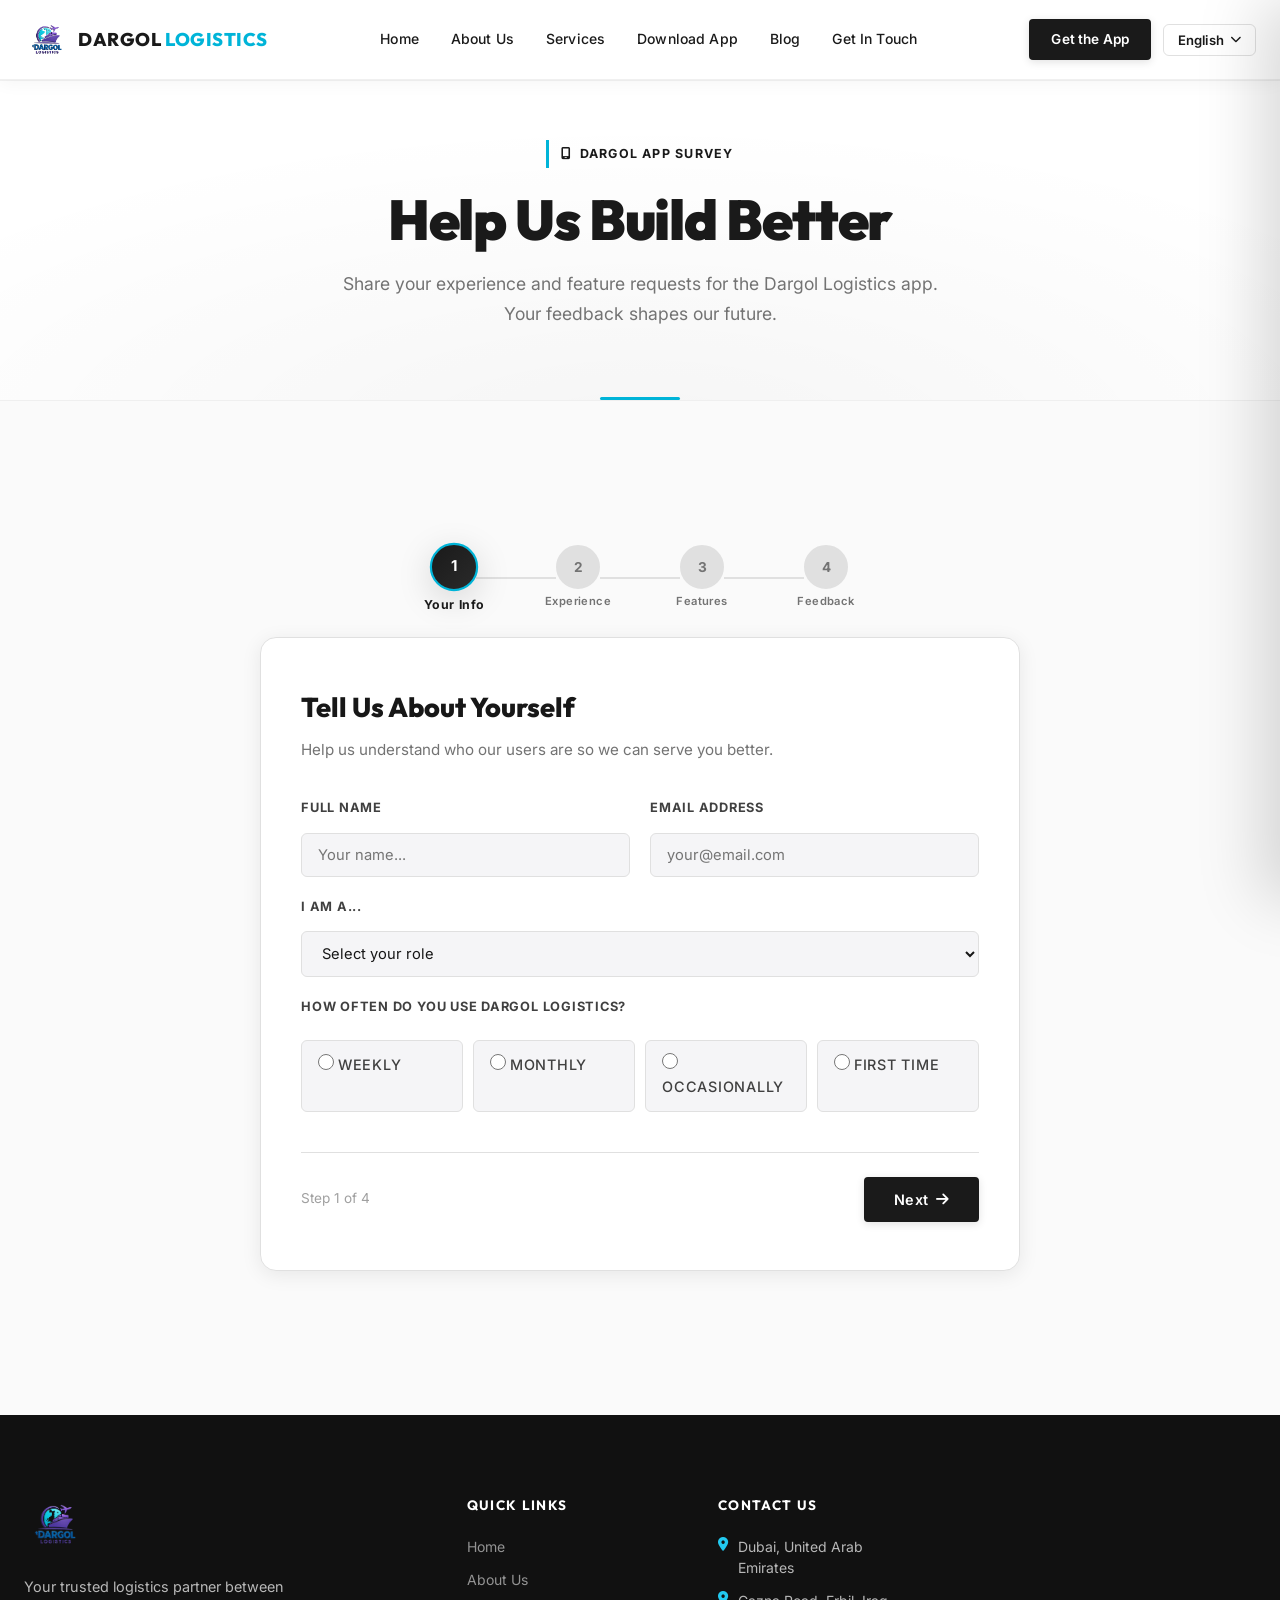
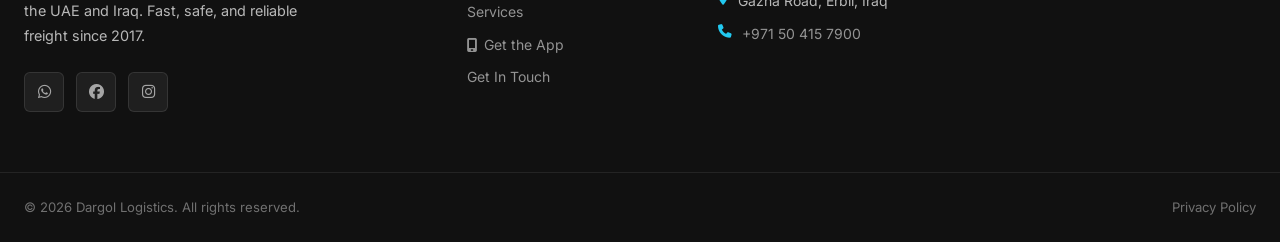
<file: survey.html>
﻿<!DOCTYPE html>

<html dir="ltr" lang="en">
<head>
<meta charset="utf-8"/>
<meta content="width=device-width, initial-scale=1.0" name="viewport"/>
<title>App Survey – Dargol Logistics</title>
<meta content="Share your feedback about the Dargol Logistics app. Help us improve our services and features." name="description"/>
<link href="dargollogistics.PNG" rel="icon" type="image/png"/>
<link href="https://fonts.googleapis.com" rel="preconnect"/>
<link crossorigin="" href="https://fonts.gstatic.com" rel="preconnect"/>
<link href="https://fonts.googleapis.com/css2?family=Inter:wght@300;400;500;600;700;800;900&amp;family=Outfit:wght@300;400;600;700;800;900&amp;display=swap" rel="stylesheet"/>
<link href="https://cdnjs.cloudflare.com/ajax/libs/font-awesome/6.5.0/css/all.min.css" rel="stylesheet">
<link href="css/style.css" rel="stylesheet">
</link></link></head>
<body class="page-survey" data-lang="en">
<div class="side-overlay" id="sideOverlay" onclick="closeSideMenu()"></div>
<aside class="side-menu" id="sideMenu">
<div class="side-menu__header">
<img alt="Dargol Logistics" class="side-menu__logo" src="images/dargollogistics.PNG"/>
<button class="side-menu__close" onclick="closeSideMenu()"><i class="fa-solid fa-xmark"></i></button>
</div>
<nav class="side-menu__nav">
<a class="side-nav-link" data-i18n="nav_home" href="index.html"><i class="fa-solid fa-house"></i><span>Home</span></a>
<a class="side-nav-link" data-i18n="nav_about" href="about.html"><i class="fa-solid fa-building"></i><span>About Us</span></a>
<a class="side-nav-link" data-i18n="nav_services" href="services.html"><i class="fa-solid fa-truck-fast"></i><span>Services</span></a>
<a class="side-nav-link" data-i18n="nav_download" href="download.html"><i class="fa-solid fa-mobile-screen"></i><span>Download App</span></a>
<a class="side-nav-link" data-i18n="nav_blog" href="blog.html"><i class="fa-solid fa-newspaper"></i><span>Blog</span></a>
<a class="side-nav-link" data-i18n="nav_contact" href="contact.html"><i class="fa-solid fa-envelope"></i><span>Get In Touch</span></a>
<a class="side-nav-link active" data-i18n="nav_survey" href="survey.html"><i class="fa-solid fa-clipboard-list"></i><span>App Survey</span></a>
<a class="side-nav-link" data-i18n="nav_privacy" href="privacy.html"><i class="fa-solid fa-shield-halved"></i><span>Privacy Policy</span></a>
</nav>
    <!-- Language Switcher -->
    <div class="lang-switcher" id="sideLangSwitcher">
      <p class="lang-switcher__label" data-i18n="change_language">Language</p>
      <div class="lang-switcher__buttons">
        <button class="lang-btn active" data-lang="en" onclick="switchLang('en')">English</button>
        <button class="lang-btn" data-lang="ku" onclick="switchLang('ku')">کوردی</button>
        <button class="lang-btn" data-lang="ar" onclick="switchLang('ar')">العربية</button>
      </div>
    </div>
    <div class="side-menu__contacts">
<a class="wa-link" href="https://wa.me/971504157900" target="_blank"><i class="fa-brands fa-whatsapp"></i> +971 50 415 7900</a>
<a class="wa-link" href="https://wa.me/9647513077900" target="_blank"><i class="fa-brands fa-whatsapp"></i> +964 751 307 7900</a>
</div>
</aside>
<header class="navbar" id="mainNavbar">
<div class="navbar__inner container">
<a class="navbar__brand" href="index.html">
<img alt="Dargol Logistics" class="navbar__logo" src="images/dargollogistics.PNG"/>
<span class="navbar__name">DARGOL <span>LOGISTICS</span></span>
</a>
<nav class="navbar__links">
<a class="nav-link" data-i18n="nav_home" href="index.html">Home</a>
<a class="nav-link" data-i18n="nav_about" href="about.html">About</a>
<a class="nav-link" data-i18n="nav_services" href="services.html">Services</a>
<a class="nav-link" data-i18n="nav_download" href="download.html">Download App</a>
<a class="nav-link" data-i18n="nav_blog" href="blog.html">Blog</a>
<a class="nav-link" data-i18n="nav_contact" href="contact.html">Contact</a>
</nav>
<div class="navbar__actions">
<a class="btn btn--primary btn--sm" data-i18n="nav_get_app" href="download.html"><i class="fa-solid fa-mobile-screen"></i> Get the App</a>
        <div class="lang-dropdown" id="langDropdown">
          <button class="lang-dropdown__toggle" id="langDropdownToggle" onclick="toggleLangDropdown()" aria-label="Change language">
            <span id="langDropdownLabel">English</span>
            <i class="fa-solid fa-chevron-down"></i>
          </button>
          <div class="lang-dropdown__menu" id="langDropdownMenu">
            <button class="lang-dropdown__item active" data-lang="en" onclick="switchLang('en');closeLangDropdown()">English</button>
            <button class="lang-dropdown__item" data-lang="ku" onclick="switchLang('ku');closeLangDropdown()">کوردی</button>
            <button class="lang-dropdown__item" data-lang="ar" onclick="switchLang('ar');closeLangDropdown()">العربية</button>
          </div>
        </div>
<button class="hamburger" onclick="openSideMenu()"><span></span><span></span><span></span></button>
</div>
</div>
</header>
<!-- Page Hero -->
<section class="page-hero">
<div class="container page-hero__content">
<div class="page-hero__tag"><i class="fa-solid fa-mobile-screen"></i> <span data-i18n="survey_hero_tag">Dargol App Survey</span></div>
<h1 class="page-hero__title" data-i18n="survey_hero_title">Help Us Build Better</h1>
<p class="page-hero__subtitle" data-i18n="survey_hero_subtitle">Share your experience and feature requests for the Dargol Logistics app. Your feedback shapes our future.</p>
</div>
</section>
<!-- Survey Section -->
<section class="section" style="background: var(--off-white);">
<div class="container">
<div class="survey-container">
<!-- Progress Indicator -->
<div class="survey-progress">
<div class="survey-step-indicator" style="display:flex; align-items:center; gap:0;">
<div class="step-bubble active" id="bubble1" style="position:relative;">
              1
              <span class="step-label" data-i18n="survey_step1">Your Info</span>
</div>
<div class="step-line" id="line1"></div>
<div class="step-bubble" id="bubble2" style="position:relative;">
              2
              <span class="step-label" data-i18n="survey_step2">Experience</span>
</div>
<div class="step-line" id="line2"></div>
<div class="step-bubble" id="bubble3" style="position:relative;">
              3
              <span class="step-label" data-i18n="survey_step3">Features</span>
</div>
<div class="step-line" id="line3"></div>
<div class="step-bubble" id="bubble4" style="position:relative;">
              4
              <span class="step-label" data-i18n="survey_step4">Feedback</span>
</div>
</div>
</div>
<!-- STEP 1: User Info -->
<div class="survey-panel is-active" id="surveyStep1">
<div class="survey-panel__title" data-i18n="surv1_title">Tell Us About Yourself</div>
<div class="survey-panel__subtitle" data-i18n="surv1_desc">Help us understand who our users are so we can serve you better.</div>
<div class="form-row">
<div class="form-group">
<label for="sName" data-i18n="surv1_lbl_name">Full Name</label>
<input id="sName" placeholder="Your name..." data-i18n-placeholder="surv1_plc_name" type="text"/>
</div>
<div class="form-group">
<label for="sEmail" data-i18n="surv1_lbl_email">Email Address</label>
<input id="sEmail" placeholder="your@email.com" data-i18n-placeholder="surv1_plc_email" type="email"/>
</div>
</div>
<div class="form-group">
<label for="sRole" data-i18n="surv1_lbl_role">I am a...</label>
<select id="sRole">
<option value="" data-i18n="surv1_opt1">Select your role</option>
<option data-i18n="surv1_opt2">Regular Customer (Dubai → Erbil)</option>
<option data-i18n="surv1_opt3">Business / Commercial Importer</option>
<option data-i18n="surv1_opt4">Shein Shopper</option>
<option data-i18n="surv1_opt5">Auto Parts Dealer</option>
<option data-i18n="surv1_opt6">Logistics Professional</option>
<option data-i18n="surv1_opt7">Other</option>
</select>
</div>
<div class="form-group">
<label data-i18n="surv1_lbl_freq">How often do you use Dargol Logistics?</label>
<div class="checkbox-group" style="flex-direction:row; flex-wrap:wrap;">
<label class="checkbox-item" style="flex:1; min-width:140px;">
<input name="frequency" type="radio" value="weekly"/> <span data-i18n="surv1_freq1">Weekly</span>
</label>
<label class="checkbox-item" style="flex:1; min-width:140px;">
<input name="frequency" type="radio" value="monthly"/> <span data-i18n="surv1_freq2">Monthly</span>
</label>
<label class="checkbox-item" style="flex:1; min-width:140px;">
<input name="frequency" type="radio" value="occasionally"/> <span data-i18n="surv1_freq3">Occasionally</span>
</label>
<label class="checkbox-item" style="flex:1; min-width:140px;">
<input name="frequency" type="radio" value="first"/> <span data-i18n="surv1_freq4">First Time</span>
</label>
</div>
</div>
<div class="survey-nav">
<span style="font-size:0.85rem; color:var(--gray-400);" data-i18n="surv_step1_txt">Step 1 of 4</span>
<button class="btn btn--primary" onclick="nextStep()"><span data-i18n="surv_next">Next</span> <i class="fa-solid fa-arrow-right"></i></button>
</div>
</div>
<!-- STEP 2: Experience -->
<div class="survey-panel" id="surveyStep2">
<div class="survey-panel__title" data-i18n="surv2_title">Rate Your Experience</div>
<div class="survey-panel__subtitle" data-i18n="surv2_desc">How satisfied are you with our current services?</div>
<div class="form-group">
<label data-i18n="surv2_lbl1">Overall Service Satisfaction (1 = Poor, 10 = Excellent)</label>
<div class="rating-group">
<button class="rating-btn" onclick="selectRating(this)">1</button>
<button class="rating-btn" onclick="selectRating(this)">2</button>
<button class="rating-btn" onclick="selectRating(this)">3</button>
<button class="rating-btn" onclick="selectRating(this)">4</button>
<button class="rating-btn" onclick="selectRating(this)">5</button>
<button class="rating-btn" onclick="selectRating(this)">6</button>
<button class="rating-btn" onclick="selectRating(this)">7</button>
<button class="rating-btn" onclick="selectRating(this)">8</button>
<button class="rating-btn" onclick="selectRating(this)">9</button>
<button class="rating-btn" onclick="selectRating(this)">10</button>
</div>
</div>
<div class="form-group">
<label data-i18n="surv2_lbl2">Delivery Speed Rating</label>
<div class="rating-group">
<button class="rating-btn" onclick="selectRating(this)">⭐</button>
<button class="rating-btn" onclick="selectRating(this)">⭐⭐</button>
<button class="rating-btn" onclick="selectRating(this)">⭐⭐⭐</button>
<button class="rating-btn" onclick="selectRating(this)">⭐⭐⭐⭐</button>
<button class="rating-btn" onclick="selectRating(this)">⭐⭐⭐⭐⭐</button>
</div>
</div>
<div class="form-group">
<label data-i18n="surv2_lbl3">Customer Support Rating</label>
<div class="rating-group">
<button class="rating-btn" onclick="selectRating(this)">⭐</button>
<button class="rating-btn" onclick="selectRating(this)">⭐⭐</button>
<button class="rating-btn" onclick="selectRating(this)">⭐⭐⭐</button>
<button class="rating-btn" onclick="selectRating(this)">⭐⭐⭐⭐</button>
<button class="rating-btn" onclick="selectRating(this)">⭐⭐⭐⭐⭐</button>
</div>
</div>
<div class="form-group">
<label data-i18n="surv2_lbl4">What aspect of Dargol do you value most?</label>
<div class="checkbox-group">
<label class="checkbox-item"><input type="checkbox"/> <span data-i18n="surv2_val1">Speed of Delivery</span></label>
<label class="checkbox-item"><input type="checkbox"/> <span data-i18n="surv2_val2">Competitive Pricing ($1.25/kg)</span></label>
<label class="checkbox-item"><input type="checkbox"/> <span data-i18n="surv2_val3">Real-Time Tracking</span></label>
<label class="checkbox-item"><input type="checkbox"/> <span data-i18n="surv2_val4">WhatsApp Customer Support</span></label>
<label class="checkbox-item"><input type="checkbox"/> <span data-i18n="surv2_val5">Safe &amp; Insured Cargo</span></label>
</div>
</div>
<div class="survey-nav">
<button class="btn btn--glass" onclick="prevStep()" style="background:var(--gray-100); color:var(--gray-600); border:none;">
<i class="fa-solid fa-arrow-left"></i> <span data-i18n="surv_back">Back</span>
            </button>
<span style="font-size:0.85rem; color:var(--gray-400);" data-i18n="surv_step2_txt">Step 2 of 4</span>
<button class="btn btn--primary" onclick="nextStep()"><span data-i18n="surv_next">Next</span> <i class="fa-solid fa-arrow-right"></i></button>
</div>
</div>
<!-- STEP 3: App Features -->
<div class="survey-panel" id="surveyStep3">
<div class="survey-panel__title" data-i18n="surv3_title">App Feature Requests</div>
<div class="survey-panel__subtitle" data-i18n="surv3_desc">What features would you like to see in the Dargol Logistics mobile app?</div>
<div class="form-group">
<label data-i18n="surv3_lbl1">Which features matter most to you? (Select all that apply)</label>
<div class="checkbox-group">
<label class="checkbox-item"><input checked="" type="checkbox"/> <span data-i18n="surv3_feat1">📍 Live GPS tracking of my shipment</span></label>
<label class="checkbox-item"><input type="checkbox"/> <span data-i18n="surv3_feat2">🔔 Push notifications for every status update</span></label>
<label class="checkbox-item"><input checked="" type="checkbox"/> <span data-i18n="surv3_feat3">📸 Photo proof of delivery</span></label>
<label class="checkbox-item"><input type="checkbox"/> <span data-i18n="surv3_feat4">💬 In-app chat with Dargol team</span></label>
<label class="checkbox-item"><input type="checkbox"/> <span data-i18n="surv3_feat5">💳 Online payment &amp; invoice management</span></label>
<label class="checkbox-item"><input type="checkbox"/> <span data-i18n="surv3_feat6">📦 Multi-package tracking dashboard</span></label>
<label class="checkbox-item"><input type="checkbox"/> <span data-i18n="surv3_feat7">🧾 Digital Bill of Lading &amp; customs docs</span></label>
<label class="checkbox-item"><input type="checkbox"/> <span data-i18n="surv3_feat8">🌐 Kurdish/Arabic language support</span></label>
<label class="checkbox-item"><input type="checkbox"/> <span data-i18n="surv3_feat9">📊 Shipping history &amp; analytics</span></label>
<label class="checkbox-item"><input type="checkbox"/> <span data-i18n="surv3_feat10">🛒 Direct Shein order integration</span></label>
</div>
</div>
<div class="form-group">
<label for="sDevicePref" data-i18n="surv3_lbl2">Preferred Platform</label>
<select id="sDevicePref">
<option value="" data-i18n="surv3_opt1">Choose platform...</option>
<option>iOS (iPhone)</option>
<option>Android</option>
<option data-i18n="surv3_opt2">Both iOS and Android</option>
<option data-i18n="surv3_opt3">Web App (Browser Only)</option>
</select>
</div>
<div class="survey-nav">
<button class="btn btn--glass" onclick="prevStep()" style="background:var(--gray-100); color:var(--gray-600); border:none;">
<i class="fa-solid fa-arrow-left"></i> <span data-i18n="surv_back">Back</span>
            </button>
<span style="font-size:0.85rem; color:var(--gray-400);" data-i18n="surv_step3_txt">Step 3 of 4</span>
<button class="btn btn--primary" onclick="nextStep()"><span data-i18n="surv_next">Next</span> <i class="fa-solid fa-arrow-right"></i></button>
</div>
</div>
<!-- STEP 4: Open Feedback -->
<div class="survey-panel" id="surveyStep4">
<div class="survey-panel__title" data-i18n="surv4_title">Final Thoughts</div>
<div class="survey-panel__subtitle" data-i18n="surv4_desc">Any additional comments or suggestions for Dargol Logistics?</div>
<div class="form-group">
<label for="sImprove" data-i18n="surv4_lbl1">What could we improve?</label>
<textarea id="sImprove" data-i18n-placeholder="surv4_plc1" placeholder="Tell us honestly — what's not working well and how can we do better..." style="min-height: 110px;"></textarea>
</div>
<div class="form-group">
<label for="sFeatureIdea" data-i18n="surv4_lbl2">Your Dream Feature</label>
<textarea id="sFeatureIdea" data-i18n-placeholder="surv4_plc2" placeholder="Describe a feature that would completely change how you use Dargol..." style="min-height: 90px;"></textarea>
</div>
<div class="form-group">
<label data-i18n="surv4_lbl3">Would you recommend Dargol Logistics?</label>
<div class="checkbox-group" style="flex-direction:row; flex-wrap:wrap;">
<label class="checkbox-item" style="flex:1; min-width:140px;">
<input name="recommend" type="radio" value="definitely"/> <span data-i18n="surv4_rec1">✅ Definitely</span>
</label>
<label class="checkbox-item" style="flex:1; min-width:140px;">
<input name="recommend" type="radio" value="probably"/> <span data-i18n="surv4_rec2">🤔 Probably</span>
</label>
<label class="checkbox-item" style="flex:1; min-width:140px;">
<input name="recommend" type="radio" value="maybe"/> <span data-i18n="surv4_rec3">🫤 Maybe</span>
</label>
<label class="checkbox-item" style="flex:1; min-width:140px;">
<input name="recommend" type="radio" value="no"/> <span data-i18n="surv4_rec4">❌ No</span>
</label>
</div>
</div>
<div class="survey-nav">
<button class="btn btn--glass" onclick="prevStep()" style="background:var(--gray-100); color:var(--gray-600); border:none;">
<i class="fa-solid fa-arrow-left"></i> <span data-i18n="surv_back">Back</span>
            </button>
<button class="btn btn--primary btn--lg" onclick="submitSurvey()">
<i class="fa-solid fa-paper-plane"></i> <span data-i18n="surv_submit">Submit Feedback</span>
            </button>
</div>
</div>
<!-- Success State (hidden until submitted) -->
<div id="surveySuccess" style="display:none; text-align:center; padding: 80px 40px; background:var(--white); border:1px solid var(--gray-200); border-radius:var(--radius-2xl); box-shadow:var(--shadow-lg);">
<div style="width:80px; height:80px; border-radius:50%; background:linear-gradient(135deg, var(--purple-500), var(--cyan-500)); display:flex; align-items:center; justify-content:center; margin:0 auto 24px; font-size:2rem; color:var(--white);">
<i class="fa-solid fa-check"></i>
</div>
<h2 style="font-family:var(--font-display); font-size:2rem; font-weight:800; color:var(--gray-900); margin-bottom:12px;">Thank You! 🎉</h2>
<p style="font-size:1rem; color:var(--gray-500); max-width:480px; margin:0 auto 32px; line-height:1.7;">
            Your feedback has been submitted successfully. The Dargol Logistics team will review your responses and use them to improve our app and services.
          </p>
<div style="display:flex; gap:16px; justify-content:center; flex-wrap:wrap;">
<a class="btn btn--primary btn--lg" href="index.html">Back to Home</a>
<a class="btn btn--glass btn--lg" href="tracking.html" style="background:var(--gray-100); color:var(--gray-700); border:1px solid var(--gray-200);">
              Track a Shipment
            </a>
</div>
</div>
</div>
</div>
</section>
<footer class="footer">
<div class="footer__main container">
<div class="footer__brand">
<img alt="Dargol Logistics" class="footer__logo" src="images/dargollogistics.PNG"/>
<p data-i18n="footer_about">Your trusted logistics partner between the UAE and Iraq. Fast, safe, and reliable freight since 2017.</p>
<div class="footer__socials">
<a href="https://wa.me/971504157900" target="_blank"><i class="fa-brands fa-whatsapp"></i></a>
<a href="https://www.facebook.com/share/1GXfdihBxV/?mibextid=wwXIfr" target="_blank"><i class="fa-brands fa-facebook"></i></a>
<a href="https://www.instagram.com/dargollogistics?igsh=M21uc2piYWtsaDI0" target="_blank"><i class="fa-brands fa-instagram"></i></a>
</div>
</div>
<div class="footer__links">
<h4 data-i18n="footer_quick">Quick Links</h4>
<ul>
<li><a data-i18n="nav_home" href="index.html">Home</a></li>
<li><a data-i18n="nav_about" href="about.html">About Us</a></li>
<li><a data-i18n="nav_services" href="services.html">Services</a></li>
<li><a href="tracking.html"><i class="fa-solid fa-mobile-screen"></i> Get the App</a></li>
<li><a data-i18n="nav_contact" href="contact.html">Contact</a></li>
</ul>
</div>
<div class="footer__contact">
<h4 data-i18n="footer_contact">Contact Us</h4>
<div class="footer__contact-item"><i class="fa-solid fa-location-dot"></i><span data-i18n="footer_addr1">Dubai, UAE</span></div>
<div class="footer__contact-item"><i class="fa-solid fa-location-dot"></i><span data-i18n="footer_addr2">Gazna Road, Erbil, Iraq</span></div>
<a class="footer__contact-item footer__contact-item--link" href="tel:+971504157900"><i class="fa-solid fa-phone"></i><span>+971 50 415 7900</span></a>
</div>
</div>
<div class="footer__bottom">
<div class="container">
<p>© 2026 Dargol Logistics. All rights reserved.</p>
<div class="footer__bottom-links"><a href="privacy.html">Privacy Policy</a></div>
</div>
</div>
</footer>
<button class="back-to-top" id="backToTop" onclick="scrollToTop()"><i class="fa-solid fa-chevron-up"></i></button>
<script src="js/i18n.js"></script>
<script src="js/main.js"></script>
<script>
    // Initialize survey steps
    document.addEventListener('DOMContentLoaded', () => {
      goToStep(1);
    });
  </script>
</body>
</html>
</file>
<file: css/style.css>
/* ═══════════════════════════════════════════════════════════════
   DARGOL LOGISTICS — MASTER STYLESHEET
   Premium Palette: Charcoal #1A1A1A · Cyan Accent #00B4D8 · White #FFFFFF
   ═══════════════════════════════════════════════════════════════ */

/* ──────────────────────────── CSS CUSTOM PROPERTIES ──────────────────────────── */
:root {
  /* ══ PRIMARY — Charcoal Black (replaces all purple) ══ */
  --indigo-950: #111111;
  --indigo-900: #1a1a1a;   /* deep dark */
  --indigo-800: #222222;
  --indigo-700: #1a1a1a;   /* ★ BRAND PRIMARY — charcoal */
  --indigo-600: #2a2a2a;
  --indigo-500: #333333;
  --indigo-400: #555555;
  --indigo-200: #e0e0e0;
  --indigo-100: #f5f5f5;
  --indigo-50:  #fafafa;

  /* ══ ACCENT — Vibrant Cyan (unchanged) ══ */
  --cyan-700:   #007a9a;
  --cyan-600:   #0096b7;
  --cyan-500:   #00b4d8;   /* ★ BRAND ACCENT     */
  --cyan-400:   #22c9f0;
  --cyan-300:   #67dff7;
  --cyan-100:   #e0f8ff;

  /* ══ LEGACY ALIASES — all remapped to black/charcoal ══ */
  --purple-900: #111111;
  --purple-800: #1a1a1a;
  --purple-700: #222222;
  --purple-600: #1a1a1a;   /* brand charcoal */
  --purple-500: #00b4d8;   /* cyan accent — kept */
  --purple-400: #22c9f0;
  --purple-300: #67dff7;
  --purple-100: #f5f5f5;

  --blue-900:   #111111;
  --blue-700:   #1a1a1a;
  --blue-600:   #222222;
  --blue-500:   #1a1a1a;
  --blue-400:   #333333;
  --blue-300:   #555555;
  --navy:       #1a1a1a;
  --navy-dark:  #111111;
  --navy-900:   #1a1a1a;
  --navy-800:   #222222;
  --navy-700:   #1a1a1a;
  --navy-600:   #2a2a2a;

  --gold-500:   #00b4d8;   /* cyan */
  --gold-400:   #22c9f0;

  /* ══ NEUTRALS — warm white spectrum ══ */
  --white:      #ffffff;
  --off-white:  #fafafa;
  --gray-50:    #f5f5f7;
  --gray-100:   #efefef;
  --gray-200:   #e0e0e0;
  --gray-300:   #c8c8c8;
  --gray-400:   #a0a0a0;
  --gray-500:   #737373;
  --gray-600:   #525252;
  --gray-700:   #404040;
  --gray-800:   #262626;
  --gray-900:   #171717;

  /* ══ GRADIENTS ══ */
  /* Hero: near-black overlay on photo — authoritative & readable */
  --gradient-hero:    linear-gradient(160deg,
                        rgba(10,10,10,0.94) 0%,
                        rgba(15,15,15,0.88) 45%,
                        rgba(26,26,26,0.78) 100%);
  /* Primary button: solid charcoal */
  --gradient-primary: linear-gradient(135deg, #1a1a1a 0%, #2a2a2a 100%);
  --gradient-card:    linear-gradient(135deg, rgba(0,0,0,0.03) 0%, rgba(0,180,216,0.03) 100%);

  /* ══ SHADOWS — light & elegant on white ══ */
  --shadow-sm:     0 1px 4px rgba(0,0,0,0.06);
  --shadow-md:     0 4px 20px rgba(0,0,0,0.08);
  --shadow-lg:     0 12px 40px rgba(0,0,0,0.10);
  --shadow-xl:     0 24px 64px rgba(0,0,0,0.12);
  --shadow-purple: 0 8px 32px rgba(0,0,0,0.15);
  --shadow-cyan:   0 8px 24px rgba(0,180,216,0.20);
  --shadow-indigo: 0 8px 32px rgba(0,0,0,0.18);

  /* ══ BORDER RADIUS — sharp & corporate ══ */
  --radius-sm:   4px;
  --radius-md:   6px;
  --radius-lg:   8px;
  --radius-xl:   12px;
  --radius-2xl:  16px;
  --radius-full: 9999px;

  /* ══ TRANSITIONS ══ */
  --transition:      0.25s cubic-bezier(0.4, 0, 0.2, 1);
  --transition-fast: 0.15s cubic-bezier(0.4, 0, 0.2, 1);
  --transition-slow: 0.4s cubic-bezier(0.4, 0, 0.2, 1);

  /* ══ TYPOGRAPHY ══ */
  --font-sans:    'Inter', system-ui, -apple-system, sans-serif;
  --font-display: 'Outfit', 'Inter', system-ui, sans-serif;

  /* ══ SPACING ══ */
  --navbar-h:   80px;
  --section-py: 96px;
}

/* ══════════════════════════════════════════════════════
   VESTERBRO FONT — Arabic & Kurdish (RTL) Typography
   Files: fonts/TRYVesterbro-*.ttf
   ══════════════════════════════════════════════════════ */
@font-face {
  font-family: 'Vesterbro';
  src: url('../fonts/TRYVesterbro-Light.ttf') format('truetype');
  font-weight: 300;
  font-style: normal;
  font-display: swap;
}
@font-face {
  font-family: 'Vesterbro';
  src: url('../fonts/TRYVesterbro-Regular.ttf') format('truetype');
  font-weight: 400;
  font-style: normal;
  font-display: swap;
}
@font-face {
  font-family: 'Vesterbro';
  src: url('../fonts/TRYVesterbro-Medium.ttf') format('truetype');
  font-weight: 500;
  font-style: normal;
  font-display: swap;
}
@font-face {
  font-family: 'Vesterbro';
  src: url('../fonts/TRYVesterbro-Bold.ttf') format('truetype');
  font-weight: 700;
  font-style: normal;
  font-display: swap;
}
@font-face {
  font-family: 'Vesterbro';
  src: url('../fonts/TRYVesterbro-ExtraBold.ttf') format('truetype');
  font-weight: 800;
  font-style: normal;
  font-display: swap;
}
@font-face {
  font-family: 'Vesterbro';
  src: url('../fonts/TRYVesterbro-Poster.ttf') format('truetype');
  font-weight: 900;
  font-style: normal;
  font-display: swap;
}

/* ──────────────────────────── RESET & BASE ──────────────────────────── */
*, *::before, *::after { box-sizing: border-box; margin: 0; padding: 0; }

html {
  font-size: 16px;
  scroll-behavior: smooth;
  -webkit-text-size-adjust: 100%;
}

body {
  font-family: var(--font-sans);
  color: var(--gray-800);
  background: var(--white);
  line-height: 1.6;
  overflow-x: hidden;
}

/* RTL support */
body[dir="rtl"] { font-family: 'Inter', 'Tahoma', 'Arial Unicode MS', sans-serif; }

img { max-width: 100%; display: block; }
a { color: inherit; text-decoration: none; }
ul, ol { list-style: none; }
button { cursor: pointer; font-family: inherit; border: none; background: none; }
input, textarea, select { font-family: inherit; }

/* ──────────────────────────── CONTAINER & UTILITIES ──────────────────────────── */
.container {
  width: 100%;
  max-width: 1280px;
  margin-inline: auto;
  padding-inline: 24px;
}

.section { padding-block: var(--section-py); }

.section-header {
  text-align: center;
  max-width: 640px;
  margin-inline: auto;
  margin-bottom: 64px;
}

.section-tag {
  display: inline-flex;
  align-items: center;
  gap: 8px;
  background: transparent;
  border: none;
  border-left: 3px solid var(--cyan-500);
  color: var(--indigo-700);
  font-size: 0.78rem;
  font-weight: 700;
  letter-spacing: 0.12em;
  text-transform: uppercase;
  padding: 4px 0 4px 12px;
  border-radius: 0;
  margin-bottom: 16px;
}

.section-title {
  font-family: var(--font-display);
  font-size: clamp(1.8rem, 4vw, 2.8rem);
  font-weight: 800;
  line-height: 1.15;
  color: var(--indigo-700);
  margin-bottom: 16px;
  letter-spacing: -0.01em;
}

.section-subtitle {
  font-size: 1.05rem;
  color: var(--gray-500);
  line-height: 1.7;
}

/* ──────────────────────────── BUTTONS ──────────────────────────── */
.btn {
  display: inline-flex;
  align-items: center;
  gap: 8px;
  padding: 12px 28px;
  border-radius: var(--radius-sm);   /* sharp — 4px */
  font-weight: 600;
  font-size: 0.9rem;
  letter-spacing: 0.01em;
  transition: var(--transition);
  position: relative;
  cursor: pointer;
  white-space: nowrap;
  border: 2px solid transparent;
}

.btn--primary {
  background: var(--indigo-700);
  color: var(--white);
  border-color: var(--indigo-700);
  box-shadow: 0 2px 8px rgba(0,0,0,0.12);
}
.btn--primary:hover {
  background: var(--indigo-800);
  border-color: var(--indigo-800);
  transform: translateY(-1px);
  box-shadow: 0 6px 20px rgba(26,26,26,0.15);
}

.btn--outline {
  background: transparent;
  color: var(--indigo-700);
  border-color: var(--indigo-700);
}
.btn--outline:hover {
  background: var(--indigo-700);
  color: var(--white);
}

.btn--glass {
  background: rgba(255,255,255,0.12);
  backdrop-filter: blur(12px);
  -webkit-backdrop-filter: blur(12px);
  border: 2px solid rgba(255,255,255,0.30);
  color: var(--white);
}
.btn--glass:hover {
  background: rgba(255,255,255,0.20);
  transform: translateY(-1px);
}

.btn--white {
  background: var(--white);
  color: var(--indigo-700);
  border-color: var(--white);
  box-shadow: var(--shadow-md);
}
.btn--white:hover {
  background: var(--indigo-50);
  transform: translateY(-1px);
  box-shadow: var(--shadow-lg);
}

.btn--glass-white {
  background: rgba(255,255,255,0.15);
  backdrop-filter: blur(12px);
  border: 2px solid rgba(255,255,255,0.35);
  color: var(--white);
}
.btn--glass-white:hover {
  background: rgba(255,255,255,0.25);
  transform: translateY(-1px);
}

.btn--sm { padding: 8px 20px; font-size: 0.85rem; }
.btn--lg { padding: 15px 36px; font-size: 1rem; }


/* ──────────────────────────── ANIMATIONS ──────────────────────────── */
@keyframes fadeInUp {
  from { opacity: 0; transform: translateY(30px); }
  to   { opacity: 1; transform: translateY(0); }
}

@keyframes fadeInLeft {
  from { opacity: 0; transform: translateX(-30px); }
  to   { opacity: 1; transform: translateX(0); }
}

@keyframes fadeInRight {
  from { opacity: 0; transform: translateX(30px); }
  to   { opacity: 1; transform: translateX(0); }
}

@keyframes float {
  0%, 100% { transform: translateY(0px); }
  50% { transform: translateY(-12px); }
}

@keyframes planefly {
  0% { transform: translateX(-20px); opacity: 0.6; }
  100% { transform: translateX(20px); opacity: 1; }
}

@keyframes pulse-ring {
  0% { transform: scale(0.8); opacity: 0.9; }
  100% { transform: scale(1.4); opacity: 0; }
}

@keyframes shimmer {
  0% { background-position: -200% 0; }
  100% { background-position: 200% 0; }
}

@keyframes scrollBounce {
  0%, 100% { transform: translateX(-50%) translateY(0); }
  50% { transform: translateX(-50%) translateY(8px); }
}

.animate-fadeInUp {
  animation: fadeInUp 0.7s cubic-bezier(0.4,0,0.2,1) both;
  animation-delay: var(--delay, 0s);
}

/* ──────────────────────────── SIDE OVERLAY ──────────────────────────── */
.side-overlay {
  position: fixed;
  inset: 0;
  background: rgba(15, 23, 42, 0.65);
  backdrop-filter: blur(4px);
  -webkit-backdrop-filter: blur(4px);
  z-index: 998;
  opacity: 0;
  pointer-events: none;
  transition: opacity var(--transition-slow);
}
.side-overlay.is-active {
  opacity: 1;
  pointer-events: all;
}

/* ──────────────────────────── SIDE MENU ──────────────────────────── */
.side-menu {
  position: fixed;
  top: 0;
  right: -400px;
  width: min(400px, 92vw);
  height: 100dvh;
  background: #ffffff;
  z-index: 999;
  transition: right var(--transition-slow);
  display: flex;
  flex-direction: column;
  overflow-y: auto;
  box-shadow: -20px 0 60px rgba(0,0,0,0.15);
  border-left: 1px solid var(--gray-200);
}

body[dir="rtl"] .side-menu {
  right: auto;
  left: -400px;
  transition: left var(--transition-slow);
}
body[dir="rtl"] .side-menu.is-open { left: 0; }

.side-menu.is-open { right: 0; }

.side-menu__header {
  display: flex;
  align-items: center;
  justify-content: space-between;
  padding: 24px 24px 20px;
  border-bottom: 1px solid var(--gray-200);
}

.side-menu__logo {
  height: 52px;
  width: auto;
  filter: none;
}

.side-menu__close {
  width: 40px;
  height: 40px;
  display: flex;
  align-items: center;
  justify-content: center;
  border-radius: var(--radius-full);
  background: var(--gray-100);
  color: var(--gray-700);
  font-size: 1.2rem;
  transition: var(--transition);
  border: 1px solid var(--gray-200);
}
.side-menu__close:hover {
  background: rgba(0,180,216,0.10);
  border-color: var(--cyan-500);
  color: var(--cyan-600);
  transform: rotate(90deg);
}

/* ──────── LANGUAGE SWITCHER ──────── */
/* ────────────────────────────────────────────
   DESKTOP NAVBAR — Language Dropdown
   ──────────────────────────────────────────── */
.lang-dropdown {
  position: relative;
}

.lang-dropdown__toggle {
  display: flex;
  align-items: center;
  gap: 6px;
  padding: 7px 14px;
  border: 1.5px solid rgba(0,0,0,0.12);
  border-radius: var(--radius-md);
  background: transparent;
  font-size: 0.82rem;
  font-weight: 600;
  color: #1a1a1a;
  cursor: pointer;
  transition: var(--transition);
  white-space: nowrap;
  letter-spacing: 0.01em;
}
.lang-dropdown__toggle:hover {
  border-color: var(--cyan-500);
  color: var(--cyan-600);
  background: rgba(0,180,216,0.04);
}
.lang-dropdown__toggle i {
  font-size: 0.7rem;
  transition: transform 0.2s ease;
}
.lang-dropdown.open .lang-dropdown__toggle i { transform: rotate(180deg); }

.lang-dropdown__menu {
  position: absolute;
  top: calc(100% + 8px);
  right: 0;
  min-width: 180px;
  background: var(--white);
  border: 1px solid rgba(0,0,0,0.08);
  border-radius: var(--radius-md);
  box-shadow: 0 8px 32px rgba(0,0,0,0.12), 0 2px 8px rgba(0,0,0,0.07);
  overflow: visible;
  z-index: 9999;
  opacity: 0;
  transform: translateY(-6px);
  pointer-events: none;
  transition: opacity 0.18s ease, transform 0.18s ease;
}
.lang-dropdown.open .lang-dropdown__menu {
  opacity: 1;
  transform: translateY(0);
  pointer-events: all;
}

.lang-dropdown__item {
  display: flex;
  align-items: center;
  justify-content: flex-start;
  width: 100%;
  padding: 11px 18px;
  background: transparent;
  border: none;
  font-size: 0.875rem;
  font-weight: 500;
  color: #1a1a1a;
  cursor: pointer;
  transition: background 0.15s ease, color 0.15s ease;
  letter-spacing: 0.01em;
  white-space: nowrap;
}
.lang-dropdown__item:hover {
  background: rgba(0,180,216,0.06);
  color: var(--cyan-600);
}
.lang-dropdown__item.active {
  background: rgba(0,0,0,0.05);
  color: var(--indigo-700);
  font-weight: 700;
}
/* RTL: flip dropdown to open left-aligned so it doesn't clip off-screen */
/* Removed right: auto; left: 0; because navbar is visually LTR even in RTL mode */

/* ────────────────────────────────────────────
   SIDE MENU — Language Switcher (bottom, text-only)
   ──────────────────────────────────────────── */
.lang-switcher {
  padding: 14px 20px;
  border-top: 1px solid var(--gray-200);
  border-bottom: 1px solid var(--gray-200);
}

.lang-switcher__label {
  font-size: 0.68rem;
  font-weight: 700;
  letter-spacing: 0.12em;
  text-transform: uppercase;
  color: var(--gray-400);
  margin-bottom: 12px;
  padding-left: 2px;
}

.lang-switcher__buttons {
  display: flex;
  gap: 6px;
}

.lang-btn {
  flex: 1;
  display: flex;
  align-items: center;
  justify-content: center;
  padding: 9px 8px;
  border-radius: var(--radius-md);
  font-size: 0.82rem;
  font-weight: 600;
  color: var(--gray-600);
  background: var(--gray-100);
  border: 1px solid var(--gray-200);
  transition: var(--transition);
  cursor: pointer;
  letter-spacing: 0.01em;
}

.lang-btn:hover {
  color: var(--cyan-600);
  background: rgba(0,180,216,0.06);
  border-color: var(--cyan-500);
}

.lang-btn.active {
  background: var(--indigo-700);
  color: var(--white);
  border-color: var(--indigo-700);
  box-shadow: var(--shadow-sm);
}

/* ──────── SIDE NAV ──────── */
.side-menu__nav {
  display: flex;
  flex-direction: column;
  padding: 8px 16px;
  flex: 1;
}

.side-nav-link {
  display: flex;
  align-items: center;
  gap: 14px;
  padding: 14px 16px;
  border-radius: var(--radius-md);
  font-size: 0.95rem;
  font-weight: 500;
  color: var(--gray-700);
  transition: var(--transition);
  position: relative;
  margin-bottom: 2px;
}

.side-nav-link i {
  width: 20px;
  font-size: 1rem;
  color: var(--cyan-500);
  transition: var(--transition);
}

.side-nav-link:hover,
.side-nav-link.active {
  color: var(--indigo-700);
  background: var(--gray-100);
}

.side-nav-link.active {
  background: linear-gradient(135deg, rgba(0,180,216,0.08), rgba(0,180,216,0.04));
  border: 1px solid rgba(0,180,216,0.15);
  color: var(--cyan-600);
}

.side-nav-link.active i { color: var(--cyan-500); }

.side-nav-link::after {
  content: '›';
  position: absolute;
  right: 16px;
  font-size: 1.2rem;
  opacity: 0;
  color: var(--cyan-500);
  transition: var(--transition);
}
body[dir="rtl"] .side-nav-link::after { right: auto; left: 16px; content: '‹'; }

.side-nav-link:hover::after { opacity: 0.6; transform: translateX(4px); }

/* ──────── SIDE CONTACTS ──────── */
.side-menu__contacts {
  padding: 16px 24px;
  display: flex;
  flex-direction: column;
  gap: 10px;
  margin-top: auto;
}

.wa-link {
  display: flex;
  align-items: center;
  gap: 10px;
  padding: 12px 16px;
  background: rgba(37,211,102,0.12);
  border: 1px solid rgba(37,211,102,0.25);
  border-radius: var(--radius-md);
  color: #25d366;
  font-weight: 600;
  font-size: 0.88rem;
  transition: var(--transition);
}
.wa-link:hover {
  background: rgba(37,211,102,0.22);
  transform: translateY(-1px);
}
.wa-link i { font-size: 1.1rem; }

/* ──────────────────────────── NAVBAR ──────────────────────────── */
.navbar {
  position: fixed;
  top: 0;
  left: 0;
  right: 0;
  height: var(--navbar-h);
  z-index: 900;
  background: rgba(255,255,255,0.98);
  border-bottom: 1px solid rgba(0,0,0,0.06);
  box-shadow: 0 1px 0 rgba(0,0,0,0.05), 0 4px 16px rgba(0,0,0,0.04);
  transition: background var(--transition), box-shadow var(--transition), height var(--transition);
  overflow: visible;
}

.navbar.scrolled {
  background: rgba(255,255,255,0.99);
  backdrop-filter: blur(20px);
  -webkit-backdrop-filter: blur(20px);
  box-shadow: 0 1px 0 rgba(0,0,0,0.08), 0 4px 20px rgba(0,0,0,0.06);
  height: 68px;
}

.navbar__inner {
  height: 100%;
  display: flex;
  align-items: center;
  justify-content: space-between;
  gap: 24px;
}

.navbar__brand {
  display: flex;
  align-items: center;
  gap: 10px;
  flex-shrink: 0;
}

.navbar__logo {
  height: 44px;
  width: auto;
  transition: var(--transition);
  /* Clean — logo on white background, no filter needed */
  filter: none;
}
.navbar.scrolled .navbar__logo {
  height: 36px;
  filter: none;
}

.navbar__name {
  font-family: var(--font-display);
  font-weight: 800;
  font-size: 1.15rem;
  color: var(--indigo-700);
  letter-spacing: 0.03em;
}
.navbar__name span { color: var(--cyan-500); }

.navbar__links {
  display: flex;
  align-items: center;
  gap: 4px;
}

.nav-link {
  padding: 8px 14px;
  border-radius: 0;
  font-size: 0.875rem;
  font-weight: 500;
  color: #1a1a1a;
  transition: var(--transition);
  position: relative;
  letter-spacing: 0.01em;
}

.nav-link::after {
  content: '';
  position: absolute;
  bottom: -2px;
  left: 0;
  right: 0;
  width: 0;
  height: 2px;
  background: var(--cyan-500);
  transition: var(--transition);
}

.nav-link:hover { color: var(--cyan-600); }
.nav-link:hover::after,
.nav-link.active::after { width: 100%; }
.nav-link.active { color: var(--cyan-600); font-weight: 600; }

.navbar__actions {
  display: flex;
  align-items: center;
  gap: 12px;
}

.hamburger {
  display: none;
  flex-direction: column;
  gap: 5px;
  padding: 8px;
  border-radius: var(--radius-sm);
  background: transparent;
  border: 1px solid var(--gray-200);
  transition: var(--transition);
}
.hamburger:hover { background: var(--indigo-50); border-color: var(--indigo-200); }
.hamburger span {
  display: block;
  width: 22px;
  height: 2px;
  background: var(--indigo-700);
  border-radius: 2px;
  transition: var(--transition);
}

/* ──────────────────────────── HERO SECTION ──────────────────────────── */
.hero {
  min-height: 100dvh;
  position: relative;
  display: flex;
  align-items: center;
  padding-top: var(--navbar-h);
  overflow: hidden;
}

.hero__bg {
  position: absolute;
  inset: 0;
  z-index: 0;
}

.hero__img {
  width: 100%;
  height: 100%;
  object-fit: cover;
  object-position: center 40%;
}

.hero__overlay {
  position: absolute;
  inset: 0;
  background: var(--gradient-hero);
}

.hero__particles {
  position: absolute;
  inset: 0;
  z-index: 1;
  overflow: hidden;
}

.particle {
  position: absolute;
  border-radius: 50%;
  pointer-events: none;
  animation: float linear infinite;
}

.hero__content {
  position: relative;
  z-index: 2;
  max-width: 760px;
  padding-block: 80px 120px;
}

.hero__badge {
  display: inline-flex;
  align-items: center;
  gap: 8px;
  background: rgba(0,180,216,0.08);
  border: 1px solid rgba(0,180,216,0.18);
  color: var(--cyan-300);
  font-size: 0.82rem;
  font-weight: 600;
  padding: 6px 16px;
  border-radius: var(--radius-full);
  margin-bottom: 24px;
  letter-spacing: 0.05em;
}
.hero__badge i { color: var(--cyan-400); }

.hero__title {
  font-family: var(--font-display);
  font-size: clamp(3rem, 7vw, 5.5rem);
  font-weight: 900;
  line-height: 1.05;
  color: var(--white);
  margin-bottom: 24px;
}

.hero__gradient-text {
  /* Clean cyan accent on the hero dark background */
  color: var(--cyan-400);
  -webkit-text-fill-color: var(--cyan-400);
}

.hero__subtitle {
  font-size: clamp(1rem, 2.5vw, 1.2rem);
  color: rgba(255,255,255,0.82);
  max-width: 580px;
  margin-bottom: 40px;
  line-height: 1.75;
}
.hero__subtitle strong { color: var(--cyan-300); font-weight: 700; }

.hero__ctas {
  display: flex;
  gap: 16px;
  flex-wrap: wrap;
  margin-bottom: 48px;
}

/* Route badge */
.route-badge {
  display: inline-flex;
  align-items: center;
  gap: 16px;
  background: rgba(255,255,255,0.08);
  backdrop-filter: blur(12px);
  border: 1px solid rgba(255,255,255,0.15);
  border-radius: var(--radius-xl);
  padding: 14px 24px;
}

.route-badge__city {
  display: flex;
  align-items: center;
  gap: 8px;
  color: var(--white);
  font-weight: 600;
  font-size: 0.9rem;
}
.route-badge__city i { color: var(--cyan-400); }

.route-badge__line {
  display: flex;
  align-items: center;
  gap: 4px;
  flex: 1;
  min-width: 100px;
}

.route-badge__dots {
  flex: 1;
  height: 1px;
  background: repeating-linear-gradient(90deg, rgba(255,255,255,0.5) 0px, rgba(255,255,255,0.5) 4px, transparent 4px, transparent 8px);
}

.route-badge__plane {
  color: var(--cyan-300);
  font-size: 1.1rem;
  animation: planefly 2s ease-in-out infinite alternate;
}

/* Scroll indicator */
.hero__scroll {
  position: absolute;
  bottom: 40px;
  left: 50%;
  transform: translateX(-50%);
  z-index: 2;
}

.scroll-indicator {
  width: 28px;
  height: 44px;
  border: 2px solid rgba(255,255,255,0.4);
  border-radius: var(--radius-full);
  position: relative;
  animation: scrollBounce 2s ease-in-out infinite;
}
.scroll-indicator::before {
  content: '';
  position: absolute;
  top: 6px;
  left: 50%;
  transform: translateX(-50%);
  width: 4px;
  height: 10px;
  background: rgba(255,255,255,0.7);
  border-radius: var(--radius-full);
  animation: scrollBounce 2s ease-in-out infinite;
}

/* ──────────────────────────── QUICK TRACK BAR ──────────────────────────── */
.track-bar {
  background: var(--white);
  box-shadow: 0 -4px 0 0 var(--purple-500), var(--shadow-xl);
  position: relative;
  z-index: 10;
  padding-block: 32px;
}

.track-bar__inner {
  display: flex;
  align-items: flex-end;
  gap: 16px;
  background: var(--gray-50);
  border: 1px solid var(--gray-200);
  border-radius: var(--radius-xl);
  padding: 24px 28px;
  position: relative;
  overflow: hidden;
}

.track-bar__inner::before {
  content: '';
  position: absolute;
  top: 0;
  left: 0;
  right: 0;
  height: 3px;
  background: var(--gradient-primary);
}

.track-bar__icon {
  width: 48px;
  height: 48px;
  border-radius: var(--radius-md);
  background: var(--gradient-primary);
  display: flex;
  align-items: center;
  justify-content: center;
  color: var(--white);
  font-size: 1.1rem;
  flex-shrink: 0;
}

.track-bar__field {
  flex: 1;
  display: flex;
  flex-direction: column;
  gap: 4px;
}

.track-bar__field label {
  font-size: 0.78rem;
  font-weight: 600;
  letter-spacing: 0.06em;
  text-transform: uppercase;
  color: var(--gray-500);
}

.track-bar__field input {
  border: none;
  background: none;
  font-size: 1.05rem;
  font-weight: 500;
  color: var(--gray-800);
  outline: none;
  padding: 4px 0;
}
.track-bar__field input::placeholder { color: var(--gray-300); }

/* ──────────────────────────── STATS ──────────────────────────── */
.stats-section {
  background: var(--gray-50);
  border-top: 1px solid var(--gray-100);
  border-bottom: 1px solid var(--gray-100);
  padding-block: 80px;
  position: relative;
  overflow: hidden;
}

.stats-section::before {
  content: '';
  position: absolute;
  inset: 0;
  background: radial-gradient(ellipse 60% 100% at 50% 100%, rgba(0,0,0,0.04), transparent);
}

.stats-grid {
  position: relative;
  display: grid;
  grid-template-columns: repeat(4, 1fr);
  gap: 32px;
  text-align: center;
}

.stat-card {
  display: flex;
  flex-direction: column;
  align-items: center;
  gap: 12px;
}

.stat-card__icon {
  width: 56px;
  height: 56px;
  border-radius: var(--radius-lg);
  background: var(--white);
  border: 1px solid var(--gray-200);
  box-shadow: var(--shadow-sm);
  display: flex;
  align-items: center;
  justify-content: center;
  font-size: 1.3rem;
  color: var(--indigo-700);
}

.stat-card__num {
  font-family: var(--font-display);
  font-size: clamp(2.2rem, 4vw, 3.2rem);
  font-weight: 900;
  color: var(--indigo-700);
  line-height: 1;
}

.stat-card__label {
  font-size: 0.88rem;
  font-weight: 500;
  color: var(--gray-500);
}

/* ──────────────────────────── SERVICES GRID ──────────────────────────── */
.services-section {
  background: var(--off-white);
}

.services-grid {
  display: grid;
  grid-template-columns: repeat(3, 1fr);
  gap: 24px;
}

.service-card {
  position: relative;
  background: var(--white);
  border: 1px solid var(--gray-200);
  border-radius: var(--radius-xl);
  padding: 36px 28px;
  transition: var(--transition);
  display: flex;
  flex-direction: column;
  gap: 14px;
  overflow: hidden;
}

.service-card::before {
  content: '';
  position: absolute;
  bottom: 0;
  left: 0;
  right: 0;
  height: 3px;
  background: var(--gradient-primary);
  transform: scaleX(0);
  transform-origin: left;
  transition: var(--transition);
}

.service-card:hover {
  border-color: rgba(26,26,26,0.15);
  box-shadow: var(--shadow-lg);
  transform: translateY(-4px);
}
.service-card:hover::before { transform: scaleX(1); }

.service-card--featured {
  border-color: rgba(0,0,0,0.08);
  background: linear-gradient(135deg, rgba(0,0,0,0.02) 0%, rgba(6,182,212,0.03) 100%);
  box-shadow: 0 4px 24px rgba(0,180,216,0.07);
}
.service-card--featured::before { transform: scaleX(1); }

.service-card__badge {
  position: absolute;
  top: 20px;
  right: 20px;
  background: var(--gradient-primary);
  color: var(--white);
  font-size: 0.72rem;
  font-weight: 700;
  letter-spacing: 0.06em;
  text-transform: uppercase;
  padding: 4px 10px;
  border-radius: var(--radius-full);
}

.service-card__icon {
  width: 64px;
  height: 64px;
  border-radius: var(--radius-lg);
  display: flex;
  align-items: center;
  justify-content: center;
  font-size: 1.5rem;
}

.service-card__icon--air   { background: rgba(0,0,0,0.06);  color: #1a1a1a; }
.service-card__icon--land  { background: linear-gradient(135deg, #1a1a1a 0%, #2a2a2a 100%); color: var(--white); box-shadow: 0 8px 24px rgba(0,0,0,0.18); }
.service-card__icon--sea   { background: rgba(0,180,216,0.10); color: var(--cyan-600); }
.service-card__icon--cargo { background: rgba(0,0,0,0.06);  color: #1a1a1a; }
.service-card__icon--shein { background: rgba(0,180,216,0.08); color: var(--cyan-600); }
.service-card__icon--auto  { background: rgba(0,0,0,0.06);  color: #1a1a1a; }

.service-card h3 {
  font-family: var(--font-display);
  font-size: 1.15rem;
  font-weight: 700;
  color: var(--gray-900);
}

.service-card p {
  font-size: 0.9rem;
  color: var(--gray-500);
  line-height: 1.65;
  flex: 1;
}

.service-card__link {
  display: inline-flex;
  align-items: center;
  gap: 6px;
  font-size: 0.875rem;
  font-weight: 600;
  color: var(--purple-500);
  transition: var(--transition);
}
.service-card:hover .service-card__link { gap: 10px; }

/* ──────────────────────────── WHY SECTION ──────────────────────────── */
.why-section {
  position: relative;
  overflow: hidden;
}

.why-section__bg {
  position: absolute;
  inset: 0;
  background: linear-gradient(135deg, var(--off-white) 60%, rgba(0,0,0,0.02) 100%);
}

.why-grid {
  position: relative;
  display: grid;
  grid-template-columns: 1fr 1fr;
  gap: 80px;
  align-items: center;
}

.why-image__frame {
  position: relative;
  border-radius: var(--radius-2xl);
  overflow: hidden;
  box-shadow: var(--shadow-xl);
}
.why-image__frame img {
  width: 100%;
  height: 520px;
  object-fit: cover;
}

.why-image__badge {
  position: absolute;
  bottom: 24px;
  left: 24px;
  background: rgba(15,23,42,0.85);
  backdrop-filter: blur(12px);
  border: 1px solid rgba(255,255,255,0.15);
  border-radius: var(--radius-lg);
  padding: 16px 20px;
  display: flex;
  align-items: center;
  gap: 14px;
  color: var(--white);
}
.why-image__badge i {
  font-size: 1.6rem;
  color: var(--cyan-400);
}
.why-image__badge strong {
  display: block;
  font-family: var(--font-display);
  font-size: 1.4rem;
  font-weight: 800;
  color: var(--white);
}
.why-image__badge span {
  font-size: 0.8rem;
  color: rgba(255,255,255,0.65);
}

.why-features {
  display: flex;
  flex-direction: column;
  gap: 24px;
  margin-block: 32px;
}

.why-feature {
  display: flex;
  gap: 16px;
  align-items: flex-start;
}

.why-feature__icon {
  width: 48px;
  height: 48px;
  border-radius: var(--radius-md);
  background: var(--gradient-primary);
  display: flex;
  align-items: center;
  justify-content: center;
  color: var(--white);
  font-size: 1rem;
  flex-shrink: 0;
  box-shadow: var(--shadow-purple);
}

.why-feature h4 {
  font-family: var(--font-display);
  font-size: 1rem;
  font-weight: 700;
  color: var(--gray-900);
  margin-bottom: 4px;
}
.why-feature p {
  font-size: 0.88rem;
  color: var(--gray-500);
  line-height: 1.6;
}

/* ──────────────────────────── OFFERS SECTION ──────────────────────────── */
.offers-section { background: var(--white); }

.offers-section .section-tag {
  border-color: var(--cyan-500);
  color: var(--indigo-700);
}
.offers-section .section-title { color: var(--indigo-700); }
.offers-section .section-subtitle { color: var(--gray-500); }

.offers-grid {
  display: grid;
  grid-template-columns: repeat(3, 1fr);
  gap: 24px;
}

.offer-card {
  border-radius: var(--radius-xl);
  padding: 40px 32px;
  position: relative;
  overflow: hidden;
  display: flex;
  gap: 20px;
  align-items: flex-start;
}

.offer-card::before {
  content: '';
  position: absolute;
  top: -40%;
  right: -20%;
  width: 240px;
  height: 240px;
  border-radius: 50%;
  background: rgba(255,255,255,0.06);
}

.offer-card--purple { background: linear-gradient(135deg, var(--purple-700) 0%, var(--purple-600) 100%); }
.offer-card--blue { background: linear-gradient(135deg, var(--blue-700) 0%, var(--cyan-600) 100%); }
.offer-card--teal { background: linear-gradient(135deg, #0f766e 0%, #0096b7 100%); }

.offer-card__icon {
  font-size: 2rem;
  color: rgba(255,255,255,0.85);
  flex-shrink: 0;
  width: 56px;
  height: 56px;
  display: flex;
  align-items: center;
  justify-content: center;
  background: rgba(255,255,255,0.12);
  border-radius: var(--radius-md);
}

.offer-card__content { flex: 1; }
.offer-card__price {
  font-family: var(--font-display);
  font-size: 2.4rem;
  font-weight: 900;
  color: var(--white);
  line-height: 1;
  margin-bottom: 4px;
}
.offer-card__price span { font-size: 1rem; opacity: 0.75; }

.offer-card h3 {
  font-family: var(--font-display);
  font-size: 1.05rem;
  font-weight: 700;
  color: var(--white);
  margin-bottom: 10px;
}
.offer-card p {
  font-size: 0.875rem;
  color: rgba(255,255,255,0.75);
  line-height: 1.65;
  margin-bottom: 20px;
}

/* ──────────────────────────── TESTIMONIALS ──────────────────────────── */
.testimonials-section { background: var(--off-white); }

.testimonials-track {
  display: grid;
  grid-template-columns: repeat(4, 1fr);
  gap: 24px;
  margin-bottom: 40px;
}

.testimonial-card {
  background: var(--white);
  border: 1px solid var(--gray-200);
  border-radius: var(--radius-xl);
  padding: 28px;
  display: flex;
  flex-direction: column;
  gap: 16px;
  transition: var(--transition);
}
.testimonial-card:hover {
  border-color: rgba(26,26,26,0.15);
  box-shadow: var(--shadow-md);
  transform: translateY(-2px);
}

.testimonial-card__stars { color: var(--cyan-500); font-size: 0.9rem; letter-spacing: 2px; }

.testimonial-card__text {
  font-size: 0.9rem;
  color: var(--gray-600);
  line-height: 1.7;
  font-style: italic;
  flex: 1;
}

.testimonial-card__author {
  display: flex;
  align-items: center;
  gap: 12px;
}

.testimonial-card__avatar {
  width: 44px;
  height: 44px;
  border-radius: 50%;
  background: var(--gradient-primary);
  color: var(--white);
  display: flex;
  align-items: center;
  justify-content: center;
  font-weight: 700;
  font-size: 0.85rem;
  flex-shrink: 0;
}

.testimonial-card__author strong { display: block; font-size: 0.9rem; color: var(--gray-800); }
.testimonial-card__author span { font-size: 0.8rem; color: var(--gray-500); }

.testimonials-nav {
  display: flex;
  align-items: center;
  justify-content: center;
  gap: 16px;
}

.test-nav-btn {
  width: 44px;
  height: 44px;
  border-radius: 50%;
  background: var(--white);
  border: 1px solid var(--gray-200);
  color: var(--gray-600);
  display: flex;
  align-items: center;
  justify-content: center;
  transition: var(--transition);
  box-shadow: var(--shadow-sm);
}
.test-nav-btn:hover {
  background: var(--gradient-primary);
  color: var(--white);
  border-color: transparent;
  box-shadow: var(--shadow-purple);
}

.test-dots { display: flex; gap: 8px; }
.test-dot {
  width: 8px;
  height: 8px;
  border-radius: 50%;
  background: var(--gray-300);
  cursor: pointer;
  transition: var(--transition);
}
.test-dot.active {
  background: var(--purple-500);
  width: 24px;
  border-radius: 4px;
}

/* ──────────────────────────── CTA BANNER ──────────────────────────── */
.cta-banner {
  position: relative;
  overflow: hidden;
  padding-block: 96px;
}

.cta-banner__bg {
  position: absolute;
  inset: 0;
  background: linear-gradient(135deg, var(--purple-700) 0%, var(--navy) 40%, var(--cyan-600) 100%);
}
.cta-banner__bg::before {
  content: '';
  position: absolute;
  inset: 0;
  background: radial-gradient(ellipse at 30% 50%, rgba(0,180,216,0.20) 0%, transparent 60%),
              radial-gradient(ellipse at 70% 50%, rgba(0,180,216,0.15) 0%, transparent 60%);
}

.cta-banner__content {
  position: relative;
  text-align: center;
  max-width: 680px;
  margin-inline: auto;
}
.cta-banner__content h2 {
  font-family: var(--font-display);
  font-size: clamp(2rem, 4vw, 3rem);
  font-weight: 800;
  color: var(--white);
  margin-bottom: 16px;
}
.cta-banner__content p {
  font-size: 1.05rem;
  color: rgba(255,255,255,0.8);
  margin-bottom: 40px;
  line-height: 1.7;
}
.cta-banner__actions {
  display: flex;
  gap: 16px;
  justify-content: center;
  flex-wrap: wrap;
}

/* ──────────────────────────── FOOTER ──────────────────────────── */
.footer {
  background: var(--navy-dark);
  color: rgba(255,255,255,0.7);
}

.footer__main {
  display: grid;
  grid-template-columns: 2fr 1fr 1fr 1.5fr;
  gap: 60px;
  padding-block: 80px 60px;
}

.footer__logo {
  height: 60px;
  width: auto;
  margin-bottom: 20px;
}

.footer__brand p {
  font-size: 0.9rem;
  line-height: 1.7;
  max-width: 280px;
  margin-bottom: 24px;
}

.footer__socials {
  display: flex;
  gap: 12px;
}
.footer__socials a {
  width: 40px;
  height: 40px;
  border-radius: var(--radius-md);
  background: rgba(255,255,255,0.06);
  border: 1px solid rgba(255,255,255,0.10);
  display: flex;
  align-items: center;
  justify-content: center;
  color: rgba(255,255,255,0.6);
  font-size: 0.95rem;
  transition: var(--transition);
}
.footer__socials a:hover {
  background: var(--gradient-primary);
  border-color: transparent;
  color: var(--white);
  transform: translateY(-2px);
}

.footer__links h4,
.footer__services h4,
.footer__contact h4 {
  font-family: var(--font-display);
  font-size: 0.85rem;
  font-weight: 700;
  letter-spacing: 0.1em;
  text-transform: uppercase;
  color: var(--white);
  margin-bottom: 20px;
}

.footer__links ul,
.footer__services ul { display: flex; flex-direction: column; gap: 10px; }

.footer__links a,
.footer__services a {
  font-size: 0.875rem;
  color: rgba(255,255,255,0.55);
  transition: var(--transition);
  display: flex;
  align-items: center;
  gap: 6px;
}
.footer__links a:hover,
.footer__services a:hover {
  color: var(--cyan-400);
  padding-left: 4px;
}
body[dir="rtl"] .footer__links a:hover,
body[dir="rtl"] .footer__services a:hover { padding-left: 0; padding-right: 4px; }

.footer__contact-item {
  display: flex;
  align-items: flex-start;
  gap: 10px;
  font-size: 0.875rem;
  margin-bottom: 12px;
  line-height: 1.5;
}
.footer__contact-item i {
  color: var(--cyan-400);
  font-size: 0.85rem;
  margin-top: 2px;
  flex-shrink: 0;
}
.footer__contact-item--link { color: rgba(255,255,255,0.55); transition: var(--transition); }
.footer__contact-item--link:hover { color: var(--cyan-400); }

.footer__bottom {
  border-top: 1px solid rgba(255,255,255,0.08);
  padding-block: 24px;
}
.footer__bottom .container {
  display: flex;
  align-items: center;
  justify-content: space-between;
  gap: 16px;
}
.footer__bottom p {
  font-size: 0.82rem;
  color: rgba(255,255,255,0.4);
}
.footer__bottom-links {
  display: flex;
  gap: 20px;
}
.footer__bottom-links a {
  font-size: 0.82rem;
  color: rgba(255,255,255,0.4);
  transition: var(--transition);
}
.footer__bottom-links a:hover { color: var(--cyan-400); }

/* ──────────────────────────── BACK TO TOP ──────────────────────────── */
.back-to-top {
  position: fixed;
  bottom: 32px;
  right: 32px;
  width: 48px;
  height: 48px;
  border-radius: 50%;
  background: var(--gradient-primary);
  color: var(--white);
  display: flex;
  align-items: center;
  justify-content: center;
  font-size: 0.9rem;
  box-shadow: var(--shadow-purple);
  z-index: 800;
  opacity: 0;
  transform: translateY(20px);
  transition: var(--transition);
  pointer-events: none;
}
.back-to-top.is-visible {
  opacity: 1;
  transform: translateY(0);
  pointer-events: all;
}
.back-to-top:hover {
  transform: translateY(-4px);
  box-shadow: 0 12px 40px rgba(200,151,42,0.50);
}

/* ──────────────────────────── SCROLL REVEAL UTILITY ──────────────────────────── */
.reveal {
  opacity: 0;
  transform: translateY(24px);
  transition: opacity 0.7s ease, transform 0.7s ease;
}
.reveal.is-visible {
  opacity: 1;
  transform: translateY(0);
}
.reveal--left { transform: translateX(-24px); }
.reveal--right { transform: translateX(24px); }
.reveal--left.is-visible, .reveal--right.is-visible { transform: translateX(0); }
.reveal--delay-1 { transition-delay: 0.1s; }
.reveal--delay-2 { transition-delay: 0.2s; }
.reveal--delay-3 { transition-delay: 0.3s; }
.reveal--delay-4 { transition-delay: 0.4s; }
.reveal--delay-5 { transition-delay: 0.5s; }

/* ──────────────────────────── PAGE-SPECIFIC HEADER ──────────────────────────── */
.page-hero {
  padding-block: 140px 80px;
  background: var(--white);
  border-bottom: 1px solid var(--gray-100);
  position: relative;
  overflow: hidden;
  text-align: center;
  color: var(--indigo-700);
}
.page-hero::before {
  content: '';
  position: absolute;
  inset: 0;
  background: radial-gradient(ellipse at 50% 120%, rgba(0,0,0,0.04) 0%, transparent 65%);
  pointer-events: none;
}
/* subtle horizontal accent line at bottom */
.page-hero::after {
  content: '';
  position: absolute;
  bottom: 0;
  left: 50%;
  transform: translateX(-50%);
  width: 80px;
  height: 3px;
  background: var(--cyan-500);
  border-radius: var(--radius-full);
}
.page-hero__content { position: relative; }
.page-hero__tag {
  display: inline-flex;
  align-items: center;
  gap: 8px;
  background: transparent;
  border: none;
  border-left: 3px solid var(--cyan-500);
  color: var(--indigo-700);
  font-size: 0.78rem;
  font-weight: 700;
  text-transform: uppercase;
  letter-spacing: 0.1em;
  padding: 4px 0 4px 12px;
  border-radius: 0;
  margin-bottom: 20px;
}
.page-hero__title {
  font-family: var(--font-display);
  font-size: clamp(2.5rem, 5vw, 4rem);
  font-weight: 900;
  color: var(--indigo-700);
  margin-bottom: 16px;
  letter-spacing: -0.02em;
}
.page-hero__subtitle {
  font-size: 1.05rem;
  color: var(--gray-500);
  max-width: 560px;
  margin-inline: auto;
  line-height: 1.7;
}

/* ──────────────────────────── TRACKING PAGE ──────────────────────────── */
.tracking-portal {
  max-width: 780px;
  margin-inline: auto;
  padding-block: 64px;
}
.tracking-input-group {
  display: flex;
  gap: 12px;
  background: var(--white);
  border: 1px solid var(--gray-200);
  border-radius: var(--radius-xl);
  padding: 12px;
  box-shadow: var(--shadow-lg);
  margin-bottom: 48px;
}
.tracking-input {
  flex: 1;
  padding: 14px 20px;
  border: none;
  outline: none;
  font-size: 1rem;
  color: var(--gray-800);
  background: transparent;
}
.tracking-input::placeholder { color: var(--gray-300); }

.tracking-result {
  background: var(--white);
  border: 1px solid var(--gray-200);
  border-radius: var(--radius-xl);
  overflow: hidden;
  box-shadow: var(--shadow-md);
  display: none;
}
.tracking-result.is-visible { display: block; }

.tracking-result__header {
  background: var(--gradient-primary);
  padding: 28px 32px;
  color: var(--white);
  display: flex;
  align-items: center;
  justify-content: space-between;
}
.tracking-result__id { font-family: var(--font-display); font-size: 1.4rem; font-weight: 800; }
.tracking-result__status {
  background: rgba(255,255,255,0.2);
  padding: 6px 14px;
  border-radius: var(--radius-full);
  font-size: 0.82rem;
  font-weight: 700;
  letter-spacing: 0.05em;
}

.tracking-timeline {
  padding: 40px 32px;
}

.timeline-step {
  display: flex;
  gap: 20px;
  position: relative;
  padding-bottom: 32px;
}
.timeline-step:last-child { padding-bottom: 0; }

.timeline-step::before {
  content: '';
  position: absolute;
  top: 36px;
  left: 18px;
  bottom: 0;
  width: 2px;
  background: var(--gray-200);
}
.timeline-step:last-child::before { display: none; }
.timeline-step.completed::before { background: var(--purple-400); }

.timeline-step__dot {
  width: 38px;
  height: 38px;
  border-radius: 50%;
  border: 2px solid var(--gray-300);
  background: var(--white);
  display: flex;
  align-items: center;
  justify-content: center;
  font-size: 0.85rem;
  color: var(--gray-400);
  flex-shrink: 0;
  position: relative;
  z-index: 1;
}
.timeline-step.completed .timeline-step__dot {
  background: var(--gradient-primary);
  border-color: transparent;
  color: var(--white);
  box-shadow: var(--shadow-purple);
}
.timeline-step.active .timeline-step__dot {
  border-color: var(--cyan-500);
  color: var(--cyan-600);
  box-shadow: 0 0 0 4px rgba(0,180,216,0.08);
}

.timeline-step__content { padding-top: 6px; }
.timeline-step__title { font-weight: 700; font-size: 0.95rem; color: var(--gray-900); margin-bottom: 4px; }
.timeline-step__desc { font-size: 0.85rem; color: var(--gray-500); }
.timeline-step__date { font-size: 0.78rem; color: var(--gray-400); margin-top: 4px; }

/* ──────────────────────────── CONTACT FORM ──────────────────────────── */
.contact-grid {
  display: grid;
  grid-template-columns: 1fr 1.2fr;
  gap: 64px;
  align-items: start;
}

.contact-info-card {
  background: var(--indigo-700);
  border-radius: var(--radius-2xl);
  padding: 48px 40px;
  color: var(--white);
  position: sticky;
  top: calc(var(--navbar-h) + 24px);
  box-shadow: var(--shadow-purple);
}
.contact-info-card h3 {
  font-family: var(--font-display);
  font-size: 1.6rem;
  font-weight: 800;
  margin-bottom: 12px;
  color: var(--white);
}
.contact-info-card p { color: rgba(255,255,255,0.75); margin-bottom: 36px; line-height: 1.65; }

.contact-detail {
  display: flex;
  gap: 16px;
  align-items: flex-start;
  margin-bottom: 24px;
}
.contact-detail__icon {
  width: 44px;
  height: 44px;
  border-radius: var(--radius-md);
  background: rgba(255,255,255,0.15);
  display: flex;
  align-items: center;
  justify-content: center;
  font-size: 1rem;
  color: var(--cyan-300);
  flex-shrink: 0;
}
.contact-detail h5 { font-size: 0.78rem; color: rgba(255,255,255,0.6); text-transform: uppercase; letter-spacing: 0.08em; margin-bottom: 4px; }
.contact-detail p { color: var(--white); font-weight: 500; font-size: 0.9rem; margin: 0; }

.contact-wa-btns {
  display: flex;
  flex-direction: column;
  gap: 10px;
  margin-top: 32px;
}
.contact-wa-btn {
  display: flex;
  align-items: center;
  gap: 10px;
  padding: 14px 18px;
  background: rgba(37,211,102,0.12);
  border: 1px solid rgba(37,211,102,0.3);
  border-radius: var(--radius-md);
  color: #25d366;
  font-weight: 600;
  font-size: 0.875rem;
  transition: var(--transition);
}
.contact-wa-btn:hover { background: rgba(37,211,102,0.22); transform: translateY(-1px); }
.contact-wa-btn i { font-size: 1.1rem; }

.contact-form {
  background: var(--white);
  border: 1px solid var(--gray-200);
  border-radius: var(--radius-2xl);
  padding: 48px 40px;
  box-shadow: var(--shadow-lg);
}

.form-group {
  margin-bottom: 24px;
}
.form-group label {
  display: block;
  font-size: 0.82rem;
  font-weight: 600;
  text-transform: uppercase;
  letter-spacing: 0.06em;
  color: var(--gray-600);
  margin-bottom: 8px;
}
.form-group input,
.form-group textarea,
.form-group select {
  width: 100%;
  padding: 14px 18px;
  border: 1px solid var(--gray-200);
  border-radius: var(--radius-md);
  font-size: 0.95rem;
  color: var(--gray-800);
  background: var(--gray-50);
  outline: none;
  transition: var(--transition);
  resize: vertical;
}
.form-group input:focus,
.form-group textarea:focus,
.form-group select:focus {
  border-color: var(--purple-500);
  background: var(--white);
  box-shadow: 0 0 0 3px rgba(0,180,216,0.06);
}
.form-group textarea { min-height: 130px; }

.form-row { display: grid; grid-template-columns: 1fr 1fr; gap: 20px; }

/* ──────────────────────────── MAP SECTION ──────────────────────────── */
.map-section { background: var(--gray-50); padding-block: 0; }
.map-container {
  position: relative;
  height: 420px;
  border-radius: var(--radius-xl);
  overflow: hidden;
  box-shadow: var(--shadow-lg);
}
.map-container iframe { width: 100%; height: 100%; border: none; }
.map-overlay {
  position: absolute;
  bottom: 20px;
  left: 20px;
  right: 20px;
  display: flex;
  gap: 12px;
  pointer-events: none;
}
.map-pin-badge {
  background: rgba(15,23,42,0.88);
  backdrop-filter: blur(8px);
  border-radius: var(--radius-lg);
  padding: 12px 16px;
  display: flex;
  align-items: center;
  gap: 10px;
  color: var(--white);
  pointer-events: all;
}
.map-pin-badge i { color: var(--cyan-400); }
.map-pin-badge strong { font-size: 0.85rem; display: block; }
.map-pin-badge span { font-size: 0.78rem; color: rgba(255,255,255,0.6); }

/* ──────────────────────────── BLOG PAGE ──────────────────────────── */
.blog-grid {
  display: grid;
  grid-template-columns: repeat(3, 1fr);
  gap: 32px;
}

.blog-card {
  background: var(--white);
  border: 1px solid var(--gray-200);
  border-radius: var(--radius-xl);
  overflow: hidden;
  transition: var(--transition);
}
.blog-card:hover { box-shadow: var(--shadow-lg); transform: translateY(-4px); }

.blog-card__img {
  height: 210px;
  overflow: hidden;
  position: relative;
}
.blog-card__img img {
  width: 100%;
  height: 100%;
  object-fit: cover;
  transition: var(--transition-slow);
}
.blog-card:hover .blog-card__img img { transform: scale(1.05); }

.blog-card__category {
  position: absolute;
  top: 16px;
  left: 16px;
  background: var(--gradient-primary);
  color: var(--white);
  font-size: 0.72rem;
  font-weight: 700;
  letter-spacing: 0.07em;
  text-transform: uppercase;
  padding: 4px 10px;
  border-radius: var(--radius-full);
}

.blog-card__content { padding: 24px; }
.blog-card__meta { font-size: 0.78rem; color: var(--gray-400); margin-bottom: 10px; }
.blog-card__title {
  font-family: var(--font-display);
  font-size: 1.05rem;
  font-weight: 700;
  color: var(--gray-900);
  margin-bottom: 10px;
  line-height: 1.4;
}
.blog-card__excerpt { font-size: 0.875rem; color: var(--gray-500); line-height: 1.65; margin-bottom: 20px; }
.blog-card__link {
  display: inline-flex;
  align-items: center;
  gap: 6px;
  font-size: 0.875rem;
  font-weight: 600;
  color: var(--purple-600);
  transition: var(--transition);
}
.blog-card:hover .blog-card__link { gap: 10px; }

/* ──────────────────────────── SURVEY MULTI-STEP FORM ──────────────────────────── */
.survey-container {
  max-width: 780px;
  margin-inline: auto;
  padding-block: 64px;
}

.survey-progress {
  display: flex;
  align-items: center;
  justify-content: center;
  gap: 0;
  margin-bottom: 52px;
  position: relative;
}

.survey-step-indicator {
  display: flex;
  align-items: center;
  gap: 0;
}

.step-bubble {
  width: 44px;
  height: 44px;
  border-radius: 50%;
  border: 2px solid var(--gray-200);
  background: var(--white);
  display: flex;
  align-items: center;
  justify-content: center;
  font-weight: 700;
  font-size: 0.875rem;
  color: var(--gray-400);
  position: relative;
  z-index: 1;
  transition: var(--transition);
}
.step-bubble.active {
  border-color: var(--purple-500);
  color: var(--purple-500);
  box-shadow: 0 0 0 4px rgba(0,180,216,0.07);
}
.step-bubble.done {
  background: var(--gradient-primary);
  border-color: transparent;
  color: var(--white);
}

.step-line {
  width: 80px;
  height: 2px;
  background: var(--gray-200);
  transition: var(--transition-slow);
}
.step-line.done { background: var(--purple-500); }

.step-label {
  position: absolute;
  top: calc(100% + 8px);
  left: 50%;
  transform: translateX(-50%);
  font-size: 0.72rem;
  font-weight: 600;
  color: var(--gray-400);
  white-space: nowrap;
  letter-spacing: 0.04em;
}
.step-bubble.active .step-label { color: var(--purple-500); }
.step-bubble.done .step-label { color: var(--gray-600); }

.survey-panel {
  background: var(--white);
  border: 1px solid var(--gray-200);
  border-radius: var(--radius-2xl);
  padding: 52px 48px;
  box-shadow: var(--shadow-lg);
  display: none;
}
.survey-panel.is-active { display: block; animation: fadeInUp 0.4s ease both; }

.survey-panel__title {
  font-family: var(--font-display);
  font-size: 1.5rem;
  font-weight: 800;
  color: var(--gray-900);
  margin-bottom: 8px;
}
.survey-panel__subtitle {
  font-size: 0.9rem;
  color: var(--gray-500);
  margin-bottom: 36px;
}

.rating-group {
  display: flex;
  gap: 12px;
  flex-wrap: wrap;
  margin-top: 8px;
}
.rating-btn {
  width: 52px;
  height: 52px;
  border-radius: var(--radius-md);
  border: 1px solid var(--gray-200);
  background: var(--gray-50);
  font-weight: 700;
  font-size: 1rem;
  color: var(--gray-600);
  transition: var(--transition);
  cursor: pointer;
}
.rating-btn.selected,
.rating-btn:hover {
  background: var(--gradient-primary);
  color: var(--white);
  border-color: transparent;
  box-shadow: var(--shadow-purple);
}

.checkbox-group {
  display: flex;
  flex-direction: column;
  gap: 12px;
  margin-top: 8px;
}
.checkbox-item {
  display: flex;
  align-items: center;
  gap: 12px;
  padding: 14px 18px;
  border: 1px solid var(--gray-200);
  border-radius: var(--radius-md);
  cursor: pointer;
  transition: var(--transition);
}
.checkbox-item:hover { border-color: rgba(0,0,0,0.08); background: rgba(26,26,26,0.15); }
.checkbox-item input { width: 18px; height: 18px; accent-color: var(--purple-600); }
.checkbox-item span { font-size: 0.9rem; color: var(--gray-700); font-weight: 500; }

.survey-nav {
  display: flex;
  justify-content: space-between;
  align-items: center;
  margin-top: 40px;
  padding-top: 32px;
  border-top: 1px solid var(--gray-200);
}

/* ──────────────────────────── ABOUT PAGE ──────────────────────────── */
.timeline {
  position: relative;
  padding-left: 60px;
}

.timeline::before {
  content: '';
  position: absolute;
  top: 0;
  bottom: 0;
  left: 18px;
  width: 2px;
  background: linear-gradient(to bottom, var(--purple-500), var(--cyan-500));
}

body[dir="rtl"] .timeline { padding-left: 0; padding-right: 60px; }
body[dir="rtl"] .timeline::before { left: auto; right: 18px; }

.timeline-item {
  position: relative;
  margin-bottom: 48px;
}

.timeline-item__dot {
  position: absolute;
  left: -49px;
  top: 4px;
  width: 36px;
  height: 36px;
  border-radius: 50%;
  background: var(--gradient-primary);
  display: flex;
  align-items: center;
  justify-content: center;
  color: var(--white);
  font-size: 0.8rem;
  font-weight: 700;
  box-shadow: var(--shadow-purple);
  border: 3px solid var(--white);
}
body[dir="rtl"] .timeline-item__dot { left: auto; right: -49px; }

.timeline-item__year {
  font-size: 0.78rem;
  font-weight: 700;
  color: var(--purple-500);
  letter-spacing: 0.06em;
  text-transform: uppercase;
  margin-bottom: 6px;
}
.timeline-item__title {
  font-family: var(--font-display);
  font-size: 1.15rem;
  font-weight: 700;
  color: var(--gray-900);
  margin-bottom: 8px;
}
.timeline-item__desc { font-size: 0.9rem; color: var(--gray-500); line-height: 1.65; }

/* Team cards */
.team-grid {
  display: grid;
  grid-template-columns: repeat(4, 1fr);
  gap: 28px;
}
.team-card {
  background: var(--white);
  border: 1px solid var(--gray-200);
  border-radius: var(--radius-xl);
  overflow: hidden;
  transition: var(--transition);
  text-align: center;
}
.team-card:hover { box-shadow: var(--shadow-lg); transform: translateY(-4px); }
.team-card__avatar {
  height: 200px;
  background: var(--gradient-primary);
  display: flex;
  align-items: center;
  justify-content: center;
  font-family: var(--font-display);
  font-size: 4rem;
  font-weight: 900;
  color: rgba(255,255,255,0.3);
  position: relative;
  overflow: hidden;
}
.team-card__avatar::before {
  content: attr(data-initials);
  position: absolute;
  font-size: 3.5rem;
  font-weight: 900;
  color: rgba(255,255,255,0.6);
}
.team-card__content { padding: 20px 16px; }
.team-card__name { font-family: var(--font-display); font-size: 1rem; font-weight: 700; color: var(--gray-900); margin-bottom: 4px; }
.team-card__role { font-size: 0.8rem; color: var(--purple-600); font-weight: 600; }

/* ──────────────────────────── PRIVACY PAGE ──────────────────────────── */
.privacy-content {
  max-width: 800px;
  margin-inline: auto;
}
.privacy-section { margin-bottom: 48px; }
.privacy-section h2 {
  font-family: var(--font-display);
  font-size: 1.3rem;
  font-weight: 700;
  color: var(--gray-900);
  margin-bottom: 16px;
  padding-bottom: 12px;
  border-bottom: 2px solid var(--purple-100);
  display: flex;
  align-items: center;
  gap: 10px;
}
.privacy-section h2 i { color: var(--purple-500); }
.privacy-section p { font-size: 0.95rem; color: var(--gray-600); line-height: 1.75; margin-bottom: 12px; }
.privacy-section ul { padding-left: 20px; }
.privacy-section ul li { font-size: 0.95rem; color: var(--gray-600); line-height: 1.75; margin-bottom: 8px; }

/* ──────────────────────────── SERVICES PAGE ──────────────────────────── */
.service-detail {
  display: grid;
  grid-template-columns: 1fr 1fr;
  gap: 72px;
  align-items: center;
  padding-block: 80px;
}
.service-detail:nth-child(even) .service-detail__image { order: 1; }

.service-detail__image {
  border-radius: var(--radius-2xl);
  overflow: hidden;
  box-shadow: var(--shadow-xl);
  height: 440px;
}
.service-detail__image img { width: 100%; height: 100%; object-fit: cover; }

.service-detail__icon-large {
  width: 72px;
  height: 72px;
  border-radius: var(--radius-xl);
  background: var(--gradient-primary);
  display: flex;
  align-items: center;
  justify-content: center;
  font-size: 1.8rem;
  color: var(--white);
  margin-bottom: 20px;
  box-shadow: var(--shadow-purple);
}

.service-detail h2 {
  font-family: var(--font-display);
  font-size: clamp(1.8rem, 3vw, 2.4rem);
  font-weight: 800;
  color: var(--gray-900);
  margin-bottom: 16px;
}
.service-detail p { font-size: 0.95rem; color: var(--gray-500); line-height: 1.75; margin-bottom: 24px; }

.service-feature-list {
  display: flex;
  flex-direction: column;
  gap: 12px;
  margin-bottom: 32px;
}
.service-feature-item {
  display: flex;
  align-items: center;
  gap: 12px;
  font-size: 0.9rem;
  color: var(--gray-700);
  font-weight: 500;
}
.service-feature-item i { color: var(--cyan-500); font-size: 0.8rem; }

/* ──────────────────────────── NOTIFICATION TOAST ──────────────────────────── */
.toast {
  position: fixed;
  bottom: 90px;
  right: 32px;
  background: var(--gray-900);
  color: var(--white);
  padding: 16px 24px;
  border-radius: var(--radius-lg);
  box-shadow: var(--shadow-xl);
  z-index: 9999;
  font-size: 0.9rem;
  font-weight: 500;
  display: flex;
  align-items: center;
  gap: 10px;
  transform: translateY(20px);
  opacity: 0;
  transition: var(--transition);
  border-left: 3px solid var(--cyan-500);
  max-width: 340px;
}
.toast.is-visible { transform: translateY(0); opacity: 1; }
.toast i { color: var(--cyan-400); font-size: 1rem; }

/* ──────────────────────────── RESPONSIVE ──────────────────────────── */
@media (max-width: 1200px) {
  .services-grid { grid-template-columns: repeat(2, 1fr); }
  .team-grid { grid-template-columns: repeat(3, 1fr); }
}

@media (max-width: 1024px) {
  :root { --section-py: 72px; }
  .stats-grid { grid-template-columns: repeat(2, 1fr); gap: 24px; }
  .why-grid { grid-template-columns: 1fr; gap: 48px; }
  .why-image { display: none; }
  .footer__main { grid-template-columns: 1fr 1fr; gap: 40px; }
  .contact-grid { grid-template-columns: 1fr; }
  .contact-info-card { position: static; }
  .blog-grid { grid-template-columns: repeat(2, 1fr); }
  .team-grid { grid-template-columns: repeat(2, 1fr); }
  .testimonials-track { grid-template-columns: repeat(2, 1fr); }
  .service-detail { grid-template-columns: 1fr; gap: 40px; }
  .service-detail__image { height: 300px; }
  .service-detail:nth-child(even) .service-detail__image { order: 0; }
}

@media (max-width: 768px) {
  :root { --section-py: 56px; }

  .navbar__links { display: none; }
  .hamburger { display: flex; }
  .navbar__actions .btn--primary { display: none; }

  .hero__title { font-size: clamp(2.2rem, 8vw, 3rem); }

  .track-bar__inner { flex-direction: column; gap: 16px; align-items: center; text-align: center; }
  .track-bar__inner .btn { width: 100%; justify-content: center; }

  .services-grid { grid-template-columns: 1fr; }
  .offers-grid { grid-template-columns: 1fr; }
  .blog-grid { grid-template-columns: 1fr; }
  .team-grid { grid-template-columns: 1fr 1fr; }
  .testimonials-track { grid-template-columns: 1fr; }

  .footer__main { grid-template-columns: 1fr; gap: 32px; }
  .footer__bottom .container { flex-direction: column; gap: 12px; text-align: center; }

  .form-row { grid-template-columns: 1fr; }
  .survey-panel { padding: 32px 24px; }
  .contact-form { padding: 32px 24px; }
  .contact-info-card { padding: 32px 24px; }

  .step-line { width: 40px; }

  .cta-banner__actions { flex-direction: column; align-items: center; }

  .route-badge { flex-direction: column; gap: 8px; }
  .route-badge__line { display: none; }

  .back-to-top { bottom: 20px; right: 20px; }
  .toast { right: 16px; bottom: 80px; left: 16px; max-width: unset; }
}

@media (max-width: 480px) {
  .hero__ctas { flex-direction: column; }
  .lang-switcher__buttons { flex-direction: row; }
  .lang-btn { flex: 1; }
  .team-grid { grid-template-columns: 1fr; }
  .hero__content { padding-block: 40px 60px; }
  /* Hide desktop lang dropdown on mobile — hamburger/side menu handles it */
  .lang-dropdown { display: none; }
}

/* ──────────────────────────── RTL OVERRIDES ──────────────────────────── */
body[dir="rtl"] .hero__title { text-align: right; }
body[dir="rtl"] .hero__subtitle { text-align: right; }
body[dir="rtl"] .hero__badge { flex-direction: row-reverse; }
body[dir="rtl"] .hero__ctas { flex-direction: row-reverse; }
body[dir="rtl"] .back-to-top { right: auto; left: 32px; }
body[dir="rtl"] .toast { right: auto; left: 32px; }

/* RTL: lang dropdown position */
[dir="rtl"] .lang-dropdown__item { text-align: right; }
[dir="rtl"] .lang-dropdown__toggle { flex-direction: row-reverse; }

/* ──────────────────────────── UTILITY CLASSES ──────────────────────────── */
.text-center { text-align: center; }
.text-gradient {
  background: var(--gradient-primary);
  -webkit-background-clip: text;
  -webkit-text-fill-color: transparent;
  background-clip: text;
}
.hidden { display: none !important; }
.sr-only {
  position: absolute;
  width: 1px;
  height: 1px;
  padding: 0;
  margin: -1px;
  overflow: hidden;
  clip: rect(0,0,0,0);
  border: 0;
}

/* ═══════════════════════════════════════════════
   PAGE HERO (shared across inner pages)
   ═══════════════════════════════════════════════ */
.page-hero {
  padding-top: calc(var(--navbar-h) + 60px);
  padding-bottom: 72px;
  background: var(--white);
  border-bottom: 1px solid var(--gray-100);
  position: relative;
  overflow: hidden;
}
.page-hero::before {
  content: '';
  position: absolute;
  inset: 0;
  background: radial-gradient(ellipse 70% 80% at 50% 110%, rgba(0,0,0,0.04), transparent);
  pointer-events: none;
}
.page-hero__content {
  position: relative;
  z-index: 1;
  text-align: center;
}
.page-hero__tag {
  display: inline-flex;
  align-items: center;
  gap: 8px;
  background: transparent;
  border: none;
  border-left: 3px solid var(--cyan-500);
  color: var(--indigo-700);
  font-size: 0.78rem;
  font-weight: 700;
  text-transform: uppercase;
  letter-spacing: 0.1em;
  padding: 4px 0 4px 12px;
  border-radius: 0;
  margin-bottom: 20px;
}
.page-hero__title {
  font-family: var(--font-display);
  font-size: clamp(2.2rem, 5vw, 3.5rem);
  font-weight: 900;
  color: var(--indigo-700);
  line-height: 1.15;
  margin-bottom: 16px;
  letter-spacing: -0.02em;
}
.page-hero__subtitle {
  font-size: 1.1rem;
  color: var(--gray-500);
  max-width: 620px;
  margin: 0 auto;
  line-height: 1.7;
}

/* ═══════════════════════════════════════════════
   TRACKING PORTAL
   ═══════════════════════════════════════════════ */
.tracking-portal {
  max-width: 900px;
  margin: 0 auto;
  padding: 48px 0;
}
.tracking-input-group {
  display: flex;
  gap: 12px;
  background: var(--white);
  border: 2px solid var(--gray-200);
  border-radius: var(--radius-2xl);
  padding: 10px 10px 10px 24px;
  box-shadow: var(--shadow-lg);
  margin-bottom: 20px;
  transition: border-color var(--transition);
}
.tracking-input-group:focus-within {
  border-color: var(--purple-500);
  box-shadow: 0 0 0 4px rgba(0,180,216,0.05), var(--shadow-lg);
}
.tracking-input {
  flex: 1;
  background: none;
  border: none;
  outline: none;
  font-family: var(--font-sans);
  font-size: 1rem;
  color: var(--gray-900);
}
.tracking-input::placeholder { color: var(--gray-400); }
.tracking-result {
  background: var(--white);
  border: 1px solid var(--gray-200);
  border-radius: var(--radius-2xl);
  box-shadow: var(--shadow-xl);
  overflow: hidden;
  display: none;
  opacity: 0;
  transform: translateY(20px);
  transition: opacity 0.4s ease, transform 0.4s ease;
  margin-bottom: 48px;
}
.tracking-result.is-visible {
  display: block;
  opacity: 1;
  transform: translateY(0);
  animation: fadeInUp 0.4s ease forwards;
}
.tracking-result__header {
  background: linear-gradient(135deg, var(--gray-900), var(--purple-900));
  color: var(--white);
  padding: 28px 32px;
  display: flex;
  justify-content: space-between;
  align-items: center;
  flex-wrap: wrap;
  gap: 16px;
}
.tracking-result__id {
  font-family: var(--font-display);
  font-size: 1.3rem;
  font-weight: 800;
  letter-spacing: 0.03em;
}
.tracking-result__status {
  background: rgba(0,180,216,0.10);
  border: 1px solid rgba(0,180,216,0.30);
  color: var(--cyan-400);
  font-size: 0.8rem;
  font-weight: 700;
  letter-spacing: 0.1em;
  padding: 6px 16px;
  border-radius: var(--radius-full);
}
.tracking-timeline {
  padding: 36px 32px;
}

/* Timeline Steps */
.timeline-step {
  display: flex;
  gap: 20px;
  margin-bottom: 0;
  padding-bottom: 32px;
  position: relative;
}
.timeline-step:not(:last-child)::before {
  content: '';
  position: absolute;
  left: 19px;
  top: 40px;
  bottom: 0;
  width: 2px;
  background: var(--gray-200);
}
.timeline-step.completed::before { background: var(--purple-400); }
.timeline-step.active::before { background: linear-gradient(to bottom, var(--purple-400), var(--gray-200)); }

.timeline-step__dot {
  width: 40px;
  height: 40px;
  border-radius: 50%;
  background: var(--gray-200);
  color: var(--gray-500);
  display: flex;
  align-items: center;
  justify-content: center;
  font-size: 0.85rem;
  font-weight: 700;
  flex-shrink: 0;
  position: relative;
  z-index: 1;
}
.timeline-step.completed .timeline-step__dot {
  background: var(--gradient-primary);
  color: var(--white);
  box-shadow: 0 4px 12px rgba(0,180,216,0.20);
}
.timeline-step.active .timeline-step__dot {
  background: linear-gradient(135deg, var(--cyan-600), var(--cyan-400));
  color: var(--white);
  box-shadow: 0 4px 12px rgba(0,180,216,0.30);
  animation: pulse 2s ease infinite;
}
.timeline-step__content {
  flex: 1;
  padding-top: 8px;
}
.timeline-step__title {
  font-family: var(--font-display);
  font-size: 0.95rem;
  font-weight: 700;
  color: var(--gray-900);
  margin-bottom: 4px;
}
.timeline-step__desc {
  font-size: 0.85rem;
  color: var(--gray-500);
  line-height: 1.6;
  margin-bottom: 4px;
}
.timeline-step__date {
  font-size: 0.78rem;
  color: var(--gray-400);
}

/* ═══════════════════════════════════════════════
   CONTACT PAGE
   ═══════════════════════════════════════════════ */
.contact-grid {
  display: grid;
  grid-template-columns: 1fr 1.4fr;
  gap: 48px;
  align-items: start;
}
.contact-info-card {
  background: var(--indigo-700);
  border-radius: var(--radius-2xl);
  padding: 48px 36px;
  color: var(--white);
  box-shadow: var(--shadow-purple);
}
.contact-info-card h3 {
  font-family: var(--font-display);
  font-size: 1.6rem;
  font-weight: 800;
  margin-bottom: 12px;
  color: var(--white);
}
.contact-info-card > p {
  color: rgba(255,255,255,0.75);
  font-size: 0.9rem;
  line-height: 1.7;
  margin-bottom: 36px;
}
.contact-detail {
  display: flex;
  gap: 16px;
  align-items: flex-start;
  margin-bottom: 24px;
  padding-bottom: 24px;
  border-bottom: 1px solid rgba(255,255,255,0.12);
}
.contact-detail:last-of-type { border-bottom: none; margin-bottom: 32px; }
.contact-detail__icon {
  width: 40px;
  height: 40px;
  border-radius: var(--radius-md);
  background: rgba(255,255,255,0.15);
  display: flex;
  align-items: center;
  justify-content: center;
  font-size: 0.9rem;
  color: var(--cyan-300);
  flex-shrink: 0;
}
.contact-detail h5 {
  font-size: 0.78rem;
  font-weight: 700;
  text-transform: uppercase;
  letter-spacing: 0.07em;
  color: rgba(255,255,255,0.6);
  margin-bottom: 3px;
}
.contact-detail p { font-size: 0.9rem; color: rgba(255,255,255,0.9); }
.contact-wa-btns { display: flex; flex-direction: column; gap: 10px; }
.contact-wa-btn {
  display: flex;
  align-items: center;
  gap: 14px;
  background: rgba(37,211,102,0.15);
  border: 1px solid rgba(37,211,102,0.35);
  border-radius: var(--radius-lg);
  padding: 14px 20px;
  color: var(--white);
  text-decoration: none;
  font-size: 0.95rem;
  font-weight: 600;
  transition: all var(--transition);
}
.contact-wa-btn:hover {
  background: rgba(37,211,102,0.25);
  transform: translateX(4px);
}
.contact-wa-btn i { font-size: 1.6rem; color: #25d366; }

/* Contact Form */
.contact-form {
  background: var(--white);
  border: 1px solid var(--gray-200);
  border-radius: var(--radius-2xl);
  padding: 48px 40px;
  box-shadow: var(--shadow-md);
}
.form-row {
  display: grid;
  grid-template-columns: 1fr 1fr;
  gap: 20px;
}
.form-group {
  display: flex;
  flex-direction: column;
  gap: 6px;
  margin-bottom: 20px;
}
.form-group label {
  font-size: 0.8rem;
  font-weight: 700;
  text-transform: uppercase;
  letter-spacing: 0.06em;
  color: var(--gray-700);
}
.form-group input,
.form-group select,
.form-group textarea {
  border: 1.5px solid var(--gray-200);
  border-radius: var(--radius-md);
  padding: 12px 16px;
  font-family: var(--font-sans);
  font-size: 0.92rem;
  color: var(--gray-900);
  background: var(--gray-50);
  outline: none;
  transition: border-color var(--transition), box-shadow var(--transition);
}
.form-group input:focus,
.form-group select:focus,
.form-group textarea:focus {
  border-color: var(--purple-500);
  box-shadow: 0 0 0 3px rgba(0,180,216,0.06);
  background: var(--white);
}
.form-group textarea { min-height: 130px; resize: vertical; }
.form-group select { cursor: pointer; }

/* ═══════════════════════════════════════════════
   SURVEY PAGE
   ═══════════════════════════════════════════════ */
.survey-container {
  max-width: 760px;
  margin: 0 auto;
  padding-block: 48px;
}
.survey-progress {
  margin-bottom: 48px;
}
.survey-step-indicator {
  justify-content: center;
}
.step-bubble {
  width: 44px;
  height: 44px;
  border-radius: 50%;
  background: var(--gray-200);
  color: var(--gray-500);
  font-size: 0.85rem;
  font-weight: 700;
  display: flex;
  align-items: center;
  justify-content: center;
  flex-shrink: 0;
  transition: all var(--transition);
  cursor: pointer;
}
.step-bubble .step-label {
  position: absolute;
  top: calc(100% + 6px);
  left: 50%;
  transform: translateX(-50%);
  font-size: 0.7rem;
  font-weight: 600;
  color: var(--gray-500);
  white-space: nowrap;
}
.step-bubble.active {
  background: var(--gradient-primary);
  color: var(--white);
  box-shadow: var(--shadow-purple);
  transform: scale(1.1);
}
.step-bubble.active .step-label { color: var(--purple-600); font-weight: 700; }
.step-bubble.done {
  background: linear-gradient(135deg, var(--purple-600), var(--cyan-600));
  color: var(--white);
}
.step-line {
  flex: 1;
  height: 2px;
  background: var(--gray-200);
  margin-top: 22px;
  transition: background var(--transition);
}
.step-line.done { background: var(--gradient-primary); }

.survey-panel {
  display: none;
  background: var(--white);
  border: 1px solid var(--gray-200);
  border-radius: var(--radius-2xl);
  padding: 48px 40px;
  box-shadow: var(--shadow-md);
  animation: fadeInUp 0.35s ease;
}
.survey-panel.is-active { display: block; }
.survey-panel__title {
  font-family: var(--font-display);
  font-size: 1.7rem;
  font-weight: 800;
  color: var(--gray-900);
  margin-bottom: 8px;
}
.survey-panel__subtitle {
  font-size: 0.95rem;
  color: var(--gray-500);
  margin-bottom: 36px;
  line-height: 1.6;
}
.survey-nav {
  display: flex;
  align-items: center;
  justify-content: space-between;
  margin-top: 32px;
  padding-top: 24px;
  border-top: 1px solid var(--gray-200);
  flex-wrap: wrap;
  gap: 12px;
}
.rating-group {
  display: flex;
  gap: 8px;
  flex-wrap: wrap;
  margin-top: 8px;
}
.rating-btn {
  min-width: 44px;
  height: 44px;
  padding: 0 12px;
  border-radius: var(--radius-md);
  border: 2px solid var(--gray-200);
  background: var(--gray-50);
  color: var(--gray-700);
  font-weight: 600;
  font-size: 0.85rem;
  cursor: pointer;
  transition: all var(--transition-fast);
}
.rating-btn:hover,
.rating-btn.selected {
  border-color: var(--purple-500);
  background: rgba(0,180,216,0.05);
  color: var(--purple-600);
  transform: translateY(-2px);
}
.rating-btn.selected {
  background: var(--gradient-primary);
  color: var(--white);
  border-color: transparent;
  box-shadow: 0 4px 12px rgba(0,0,0,0.08);
}
.checkbox-group {
  display: flex;
  flex-direction: column;
  gap: 10px;
  margin-top: 8px;
}
.checkbox-item {
  display: flex;
  align-items: center;
  gap: 10px;
  padding: 12px 16px;
  border: 1.5px solid var(--gray-200);
  border-radius: var(--radius-md);
  cursor: pointer;
  transition: all var(--transition-fast);
  background: var(--gray-50);
}
.checkbox-item:hover {
  border-color: var(--purple-400);
  background: rgba(0,0,0,0.02);
}
.checkbox-item input { accent-color: var(--purple-500); width: 16px; height: 16px; }
.checkbox-item span { font-size: 0.9rem; color: var(--gray-700); }

/* ═══════════════════════════════════════════════
   ABOUT PAGE — TIMELINE
   ═══════════════════════════════════════════════ */
.timeline {
  position: relative;
  padding-left: 48px;
}
.timeline::before {
  content: '';
  position: absolute;
  left: 16px;
  top: 0;
  bottom: 0;
  width: 2px;
  background: linear-gradient(to bottom, var(--purple-500), var(--cyan-500), var(--gray-200));
}
.timeline-item {
  position: relative;
  padding-bottom: 40px;
}
.timeline-item__dot {
  position: absolute;
  left: -39px;
  top: 4px;
  width: 32px;
  height: 32px;
  border-radius: 50%;
  background: var(--gradient-primary);
  color: var(--white);
  font-size: 0.7rem;
  display: flex;
  align-items: center;
  justify-content: center;
  box-shadow: 0 4px 12px rgba(0,180,216,0.20);
  z-index: 1;
}
.timeline-item__year {
  font-family: var(--font-display);
  font-size: 0.78rem;
  font-weight: 800;
  text-transform: uppercase;
  letter-spacing: 0.08em;
  color: var(--purple-600);
  margin-bottom: 4px;
}
.timeline-item__title {
  font-family: var(--font-display);
  font-size: 1.1rem;
  font-weight: 700;
  color: var(--gray-900);
  margin-bottom: 6px;
}
.timeline-item__desc {
  font-size: 0.875rem;
  color: var(--gray-500);
  line-height: 1.7;
}

/* Team */
.team-grid {
  display: grid;
  grid-template-columns: repeat(4, 1fr);
  gap: 24px;
}
.team-card {
  background: var(--white);
  border: 1px solid var(--gray-200);
  border-radius: var(--radius-xl);
  padding: 32px 24px;
  text-align: center;
  box-shadow: var(--shadow-sm);
  transition: all var(--transition);
}
.team-card:hover {
  transform: translateY(-6px);
  box-shadow: var(--shadow-lg);
}
.team-card__avatar {
  width: 72px;
  height: 72px;
  border-radius: 50%;
  margin: 0 auto 16px;
  display: flex;
  align-items: center;
  justify-content: center;
  font-size: 1.4rem;
  font-weight: 800;
  color: var(--white);
  font-family: var(--font-display);
}
.team-card__avatar::after {
  content: attr(data-initials);
}
.team-card__name {
  font-family: var(--font-display);
  font-size: 1rem;
  font-weight: 700;
  color: var(--gray-900);
  margin-bottom: 4px;
}
.team-card__role {
  font-size: 0.8rem;
  color: var(--gray-500);
}

/* ═══════════════════════════════════════════════
   SERVICES PAGE — DETAIL SECTIONS
   ═══════════════════════════════════════════════ */
.service-detail {
  display: grid;
  grid-template-columns: 1fr 1fr;
  gap: 72px;
  align-items: center;
  padding-block: 80px;
}
.service-detail__image {
  border-radius: var(--radius-2xl);
  overflow: hidden;
  box-shadow: var(--shadow-xl);
  height: 380px;
}
.service-detail__image img {
  width: 100%;
  height: 100%;
  object-fit: cover;
  transition: transform 0.5s ease;
}
.service-detail__image:hover img { transform: scale(1.04); }
.service-detail__icon-large {
  width: 72px;
  height: 72px;
  border-radius: var(--radius-xl);
  background: var(--gradient-primary);
  display: flex;
  align-items: center;
  justify-content: center;
  font-size: 1.8rem;
  color: var(--white);
  margin-bottom: 24px;
  box-shadow: var(--shadow-purple);
}
.service-detail h2 {
  font-family: var(--font-display);
  font-size: clamp(1.5rem, 3vw, 2rem);
  font-weight: 800;
  color: var(--gray-900);
  line-height: 1.25;
  margin-bottom: 16px;
}
.service-detail > div > p {
  font-size: 0.95rem;
  color: var(--gray-500);
  line-height: 1.75;
  margin-bottom: 28px;
}
.service-feature-list {
  display: flex;
  flex-direction: column;
  gap: 10px;
  margin-bottom: 32px;
}
.service-feature-item {
  display: flex;
  align-items: center;
  gap: 10px;
  font-size: 0.875rem;
  color: var(--gray-700);
}
.service-feature-item i { color: var(--purple-500); font-size: 0.85rem; flex-shrink: 0; }

/* Reveal animations for service details */
.reveal--left {
  opacity: 0;
  transform: translateX(-40px);
  transition: opacity 0.6s ease, transform 0.6s ease;
}
.reveal--right {
  opacity: 0;
  transform: translateX(40px);
  transition: opacity 0.6s ease, transform 0.6s ease;
}
.reveal--left.is-visible,
.reveal--right.is-visible {
  opacity: 1;
  transform: translateX(0);
}

/* ═══════════════════════════════════════════════
   BLOG PAGE
   ═══════════════════════════════════════════════ */
.blog-grid {
  display: grid;
  grid-template-columns: repeat(3, 1fr);
  gap: 28px;
}
.blog-card {
  background: var(--white);
  border: 1px solid var(--gray-200);
  border-radius: var(--radius-xl);
  overflow: hidden;
  box-shadow: var(--shadow-sm);
  transition: all var(--transition);
  display: flex;
  flex-direction: column;
}
.blog-card:hover {
  transform: translateY(-6px);
  box-shadow: var(--shadow-lg);
  border-color: var(--purple-300);
}
.blog-card__img {
  height: 200px;
  overflow: hidden;
  position: relative;
}
.blog-card__img img {
  width: 100%;
  height: 100%;
  object-fit: cover;
  transition: transform 0.5s ease;
}
.blog-card:hover .blog-card__img img { transform: scale(1.06); }
.blog-card__category {
  position: absolute;
  top: 14px;
  left: 14px;
  background: rgba(26,26,26,0.15);
  backdrop-filter: blur(8px);
  color: var(--white);
  font-size: 0.7rem;
  font-weight: 700;
  text-transform: uppercase;
  letter-spacing: 0.07em;
  padding: 4px 10px;
  border-radius: var(--radius-full);
}
.blog-card__content {
  padding: 24px;
  flex: 1;
  display: flex;
  flex-direction: column;
}
.blog-card__meta {
  font-size: 0.75rem;
  color: var(--gray-400);
  margin-bottom: 8px;
}
.blog-card__title {
  font-family: var(--font-display);
  font-size: 1rem;
  font-weight: 700;
  color: var(--gray-900);
  line-height: 1.4;
  margin-bottom: 10px;
}
.blog-card__excerpt {
  font-size: 0.85rem;
  color: var(--gray-500);
  line-height: 1.65;
  flex: 1;
  margin-bottom: 16px;
}
.blog-card__link {
  display: inline-flex;
  align-items: center;
  gap: 6px;
  color: var(--purple-600);
  font-size: 0.85rem;
  font-weight: 700;
  text-decoration: none;
  transition: gap var(--transition-fast);
}
.blog-card__link:hover { gap: 10px; }

/* ═══════════════════════════════════════════════
   PRIVACY PAGE
   ═══════════════════════════════════════════════ */
.privacy-content {
  max-width: 820px;
  margin: 0 auto;
  padding-block: 40px;
}
.privacy-section {
  background: var(--white);
  border: 1px solid var(--gray-200);
  border-radius: var(--radius-xl);
  padding: 36px;
  margin-bottom: 24px;
  box-shadow: var(--shadow-sm);
}
.privacy-section h2 {
  font-family: var(--font-display);
  font-size: 1.15rem;
  font-weight: 800;
  color: var(--gray-900);
  margin-bottom: 16px;
  display: flex;
  align-items: center;
  gap: 12px;
}
.privacy-section h2 i { color: var(--purple-500); font-size: 1rem; }
.privacy-section p {
  font-size: 0.9rem;
  color: var(--gray-600);
  line-height: 1.75;
  margin-bottom: 12px;
}
.privacy-section ul {
  list-style: none;
  display: flex;
  flex-direction: column;
  gap: 8px;
  margin-bottom: 12px;
}
.privacy-section ul li {
  font-size: 0.875rem;
  color: var(--gray-600);
  line-height: 1.65;
  padding-left: 20px;
  position: relative;
}
.privacy-section ul li::before {
  content: '→';
  position: absolute;
  left: 0;
  color: var(--purple-500);
  font-weight: 700;
}
.privacy-section a { color: var(--purple-600); text-decoration: underline; }

/* ═══════════════════════════════════════════════
   PULSE ANIMATION (for active timeline dot)
   ═══════════════════════════════════════════════ */
@keyframes pulse {
  0%, 100% { box-shadow: 0 4px 12px rgba(0,180,216,0.30); }
  50% { box-shadow: 0 4px 24px rgba(0,180,216,0.70); }
}

/* ═══════════════════════════════════════════════
   RESPONSIVE — NEW PAGES
   ═══════════════════════════════════════════════ */
@media (max-width: 1024px) {
  .contact-grid { grid-template-columns: 1fr; }
  .service-detail { grid-template-columns: 1fr; gap: 40px; padding-block: 56px; }
  .service-detail__image { height: 280px; order: 0 !important; }
  .team-grid { grid-template-columns: repeat(2, 1fr); }
  .blog-grid { grid-template-columns: repeat(2, 1fr); }
}
@media (max-width: 768px) {
  .page-hero { padding-top: calc(var(--navbar-h) + 40px); padding-bottom: 48px; }
  .page-hero__title { font-size: 2rem; }
  .tracking-input-group { flex-direction: column; padding: 16px; }
  .tracking-input { padding: 4px 0; }
  .tracking-result__header { flex-direction: column; }
  .contact-form { padding: 32px 24px; }
  .form-row { grid-template-columns: 1fr; }
  .survey-panel { padding: 32px 24px; }
  .blog-grid { grid-template-columns: 1fr; }
  .team-grid { grid-template-columns: repeat(2, 1fr); }
  .privacy-content { padding-block: 24px; }
  .privacy-section { padding: 24px 20px; }
  .contact-info-card { padding: 32px 24px; }
}


/* ══════════════════════════════════════════════════════════════════
   RTL LAYOUT — Arabic (ar) & Kurdish (ku)
   Vesterbro font applied throughout; all directional rules mirrored.
   ══════════════════════════════════════════════════════════════════ */

/* ── 1. GLOBAL FONT & DIRECTION ── */
[dir="rtl"] {
  font-family: 'Vesterbro', system-ui, sans-serif !important;
  text-align: right;
}
[dir="rtl"] body,
[dir="rtl"] p,
[dir="rtl"] span,
[dir="rtl"] li,
[dir="rtl"] label,
[dir="rtl"] input,
[dir="rtl"] textarea,
[dir="rtl"] select,
[dir="rtl"] button {
  font-family: 'Vesterbro', system-ui, sans-serif !important;
}
/* Display / heading weights */
[dir="rtl"] h1,
[dir="rtl"] h2,
[dir="rtl"] h3,
[dir="rtl"] h4,
[dir="rtl"] h5,
[dir="rtl"] .section-title,
[dir="rtl"] .hero__title,
[dir="rtl"] .page-hero__title,
[dir="rtl"] .navbar__name,
[dir="rtl"] .app-hero__title {
  font-family: 'Vesterbro', system-ui, sans-serif !important;
  font-weight: 800;
  letter-spacing: 0;          /* Vesterbro needs no letter-spacing for RTL scripts */
}
[dir="rtl"] .section-tag,
[dir="rtl"] .page-hero__tag,
[dir="rtl"] .hero__badge {
  font-family: 'Vesterbro', system-ui, sans-serif !important;
  font-weight: 700;
}

/* ── 2. NAVBAR ── */
[dir="rtl"] .navbar__inner {
  flex-direction: row-reverse;
}
[dir="rtl"] .navbar__links {
  flex-direction: row-reverse;
}
[dir="rtl"] .navbar__actions {
  flex-direction: row-reverse;
}
[dir="rtl"] .navbar__brand {
  flex-direction: row-reverse;
}

/* ── 3. SIDE MENU ── */
/* RTL: slide from the LEFT side instead of right */
[dir="rtl"] .side-menu {
  right: auto;
  left: -400px;
  transition: left var(--transition-slow);
}
[dir="rtl"] .side-menu.is-open {
  left: 0;
  right: auto;
}
[dir="rtl"] .side-menu__header {
  flex-direction: row-reverse;
}
[dir="rtl"] .side-nav-link {
  flex-direction: row-reverse;
  text-align: right;
}
[dir="rtl"] .lang-switcher__buttons {
  flex-direction: row-reverse;
}

/* ── 4. HERO SECTION ── */
[dir="rtl"] .hero__content {
  text-align: right;
}
[dir="rtl"] .hero__badge {
  flex-direction: row-reverse;
}
[dir="rtl"] .hero__ctas {
  flex-direction: row-reverse;
  justify-content: flex-end;
}
[dir="rtl"] .route-badge {
  flex-direction: row-reverse;
}
[dir="rtl"] .route-badge__city {
  flex-direction: row-reverse;
}
[dir="rtl"] .hero__title,
[dir="rtl"] .hero__subtitle {
  text-align: right;
}

/* ── 5. SECTION HEADERS ── */
[dir="rtl"] .section-header {
  text-align: right;
}
[dir="rtl"] .section-tag {
  flex-direction: row-reverse;
  margin-left: auto;
  margin-right: 0;
}

/* ── 6. TRACK / DOWNLOAD BAR ── */
[dir="rtl"] .track-bar__inner {
  flex-direction: row-reverse;
}
[dir="rtl"] .track-bar__field {
  text-align: right;
}

/* ── 7. STATS ── */
[dir="rtl"] .stat-card {
  text-align: center;           /* stats stay centred */
}

/* ── 8. SERVICE CARDS ── */
[dir="rtl"] .service-card__header {
  flex-direction: row-reverse;
}
[dir="rtl"] .service-card__icon {
  margin-right: 0;
  margin-left: 0;
}
[dir="rtl"] .service-card__title {
  text-align: right;
}
[dir="rtl"] .service-card__desc {
  text-align: right;
}
[dir="rtl"] .service-card__features {
  text-align: right;
}
[dir="rtl"] .service-feature-item {
  flex-direction: row-reverse;
  text-align: right;
}

/* ── 9. WHY / FEATURE GRID ── */
[dir="rtl"] .why-grid {
  direction: rtl;
}
[dir="rtl"] .why-feature {
  flex-direction: row-reverse;
  text-align: right;
}
[dir="rtl"] .why-feature__icon {
  margin-right: 0;
  margin-left: 0;
}
[dir="rtl"] .why-content {
  text-align: right;
}

/* ── 10. OFFER CARDS ── */
[dir="rtl"] .offer-card {
  text-align: right;
}
[dir="rtl"] .offer-card__header {
  flex-direction: row-reverse;
}

/* ── 11. TESTIMONIALS ── */
[dir="rtl"] .testimonial-card {
  text-align: right;
}
[dir="rtl"] .testimonial-card__author {
  flex-direction: row-reverse;
  text-align: right;
}

/* ── 12. FOOTER ── */
[dir="rtl"] .footer__main {
  direction: rtl;
  text-align: right;
}
[dir="rtl"] .footer__socials {
  flex-direction: row-reverse;
  justify-content: flex-end;
}
[dir="rtl"] .footer__contact-item {
  flex-direction: row-reverse;
  text-align: right;
}
[dir="rtl"] .footer__bottom > div {
  flex-direction: row-reverse;
}
[dir="rtl"] .footer__bottom-links {
  flex-direction: row-reverse;
}
[dir="rtl"] .footer__links ul {
  text-align: right;
}
[dir="rtl"] .footer__services ul {
  text-align: right;
}

/* ── 13. CONTACT FORM ── */
[dir="rtl"] .contact-grid {
  direction: rtl;
}
[dir="rtl"] .contact-detail {
  flex-direction: row-reverse;
  text-align: right;
}
[dir="rtl"] .contact-wa-btn {
  flex-direction: row-reverse;
  text-align: right;
}
[dir="rtl"] .form-group label {
  text-align: right;
}
[dir="rtl"] .form-group input,
[dir="rtl"] .form-group select,
[dir="rtl"] .form-group textarea {
  text-align: right;
  direction: rtl;
}

/* ── 14. ABOUT / TIMELINE ── */
[dir="rtl"] .timeline {
  padding-left: 0;
  padding-right: 48px;
}
[dir="rtl"] .timeline::before {
  left: auto;
  right: 16px;
}
[dir="rtl"] .timeline-item__dot {
  left: auto;
  right: -39px;
}
[dir="rtl"] .timeline-item {
  text-align: right;
}

/* ── 15. BLOG CARDS ── */
[dir="rtl"] .blog-card__content {
  text-align: right;
}
[dir="rtl"] .blog-card__link {
  flex-direction: row-reverse;
}

/* ── 16. APP DOWNLOAD PAGE ── */
[dir="rtl"] .app-hero__inner {
  direction: rtl;
}
[dir="rtl"] .app-hero__left {
  text-align: right;
}
[dir="rtl"] .store-buttons {
  flex-direction: row-reverse;
  justify-content: flex-end;
}
[dir="rtl"] .app-stats {
  flex-direction: row-reverse;
  justify-content: flex-end;
}
[dir="rtl"] .app-stat {
  flex-direction: row-reverse;
}

/* ── 17. PAGE HERO (inner pages) ── */
[dir="rtl"] .page-hero__content {
  text-align: right;
}
[dir="rtl"] .page-hero__tag {
  flex-direction: row-reverse;
  margin-left: auto;
  margin-right: 0;
}

/* ── 18. SURVEY ── */
[dir="rtl"] .survey-panel {
  text-align: right;
  direction: rtl;
}
[dir="rtl"] .survey-nav {
  flex-direction: row-reverse;
}
[dir="rtl"] .checkbox-item {
  flex-direction: row-reverse;
}
[dir="rtl"] .rating-group {
  flex-direction: row-reverse;
}

/* ── 19. PRIVACY ── */
[dir="rtl"] .privacy-section {
  text-align: right;
  direction: rtl;
}
[dir="rtl"] .privacy-section h2 {
  flex-direction: row-reverse;
}
[dir="rtl"] .privacy-section ul li {
  padding-left: 0;
  padding-right: 20px;
  text-align: right;
}
[dir="rtl"] .privacy-section ul li::before {
  left: auto;
  right: 0;
  content: '←';
}

/* ── 20. BACK TO TOP & TOAST (mirror position) ── */
[dir="rtl"] .back-to-top {
  right: auto;
  left: 32px;
}
[dir="rtl"] .toast {
  right: auto;
  left: 32px;
}

/* ── 21. SERVICE DETAIL (services page) ── */
[dir="rtl"] .service-detail {
  direction: rtl;
}

/* ── 22. HAMBURGER (keep position, just flip icon visually) ── */
[dir="rtl"] .hamburger {
  margin-left: 0;
  margin-right: 0;
}

/* ── 23. RESPONSIVE FIXES FOR MOBILE TABS (Zoom / Scroll Right-Left) ── */
@media (max-width: 768px) {
  html, body {
    max-width: 100vw;
    overflow-x: hidden;
  }
  
  /* Prevent inline grid styles from forcing elements wider than screen */
  div[style*="display:grid"], 
  div[style*="display: grid"] {
    grid-template-columns: 1fr !important;
  }
  
  /* Fix track bar squishing on RTL by forcing column */
  [dir="rtl"] .track-bar__inner {
    flex-direction: column !important;
  }
  
  /* Fix home stats overflowing column width */
  .stat-card__num {
    font-size: 2.2rem !important;
  }
  
  /* Fix about us stats wrapping awkwardly */
  div[style*="min-width:120px"], 
  div[style*="min-width: 120px"] {
    flex: 1 !important;
    min-width: 90px !important;
    padding: 16px !important;
  }
}
</file>
